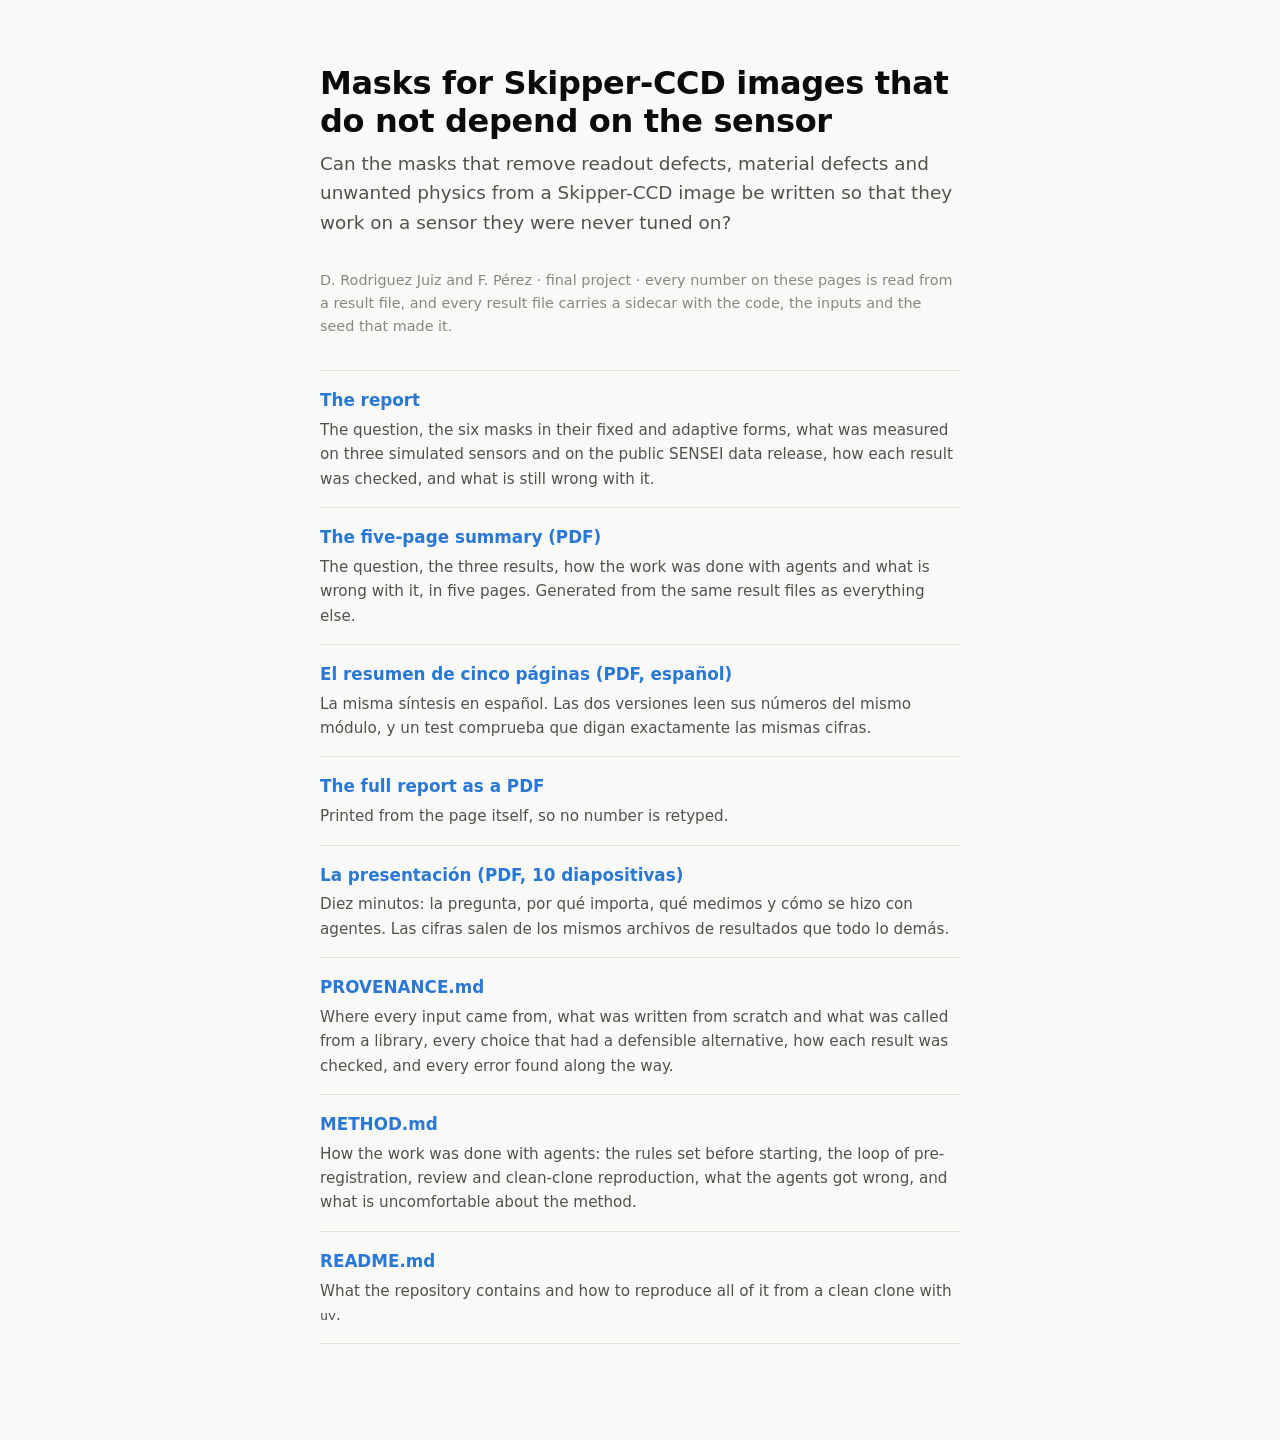
<file: index.html>
<!doctype html>
<html lang="en">
<head>
<meta charset="utf-8">
<meta name="viewport" content="width=device-width, initial-scale=1">
<title>Sensor-independent masks</title>
<style>
:root {
  --bg: #f9f9f7; --surface: #fcfcfb; --ink: #0b0b0b; --ink-2: #52514e; --muted: #898781;
  --rule: #e1e0d9; --accent: #2a78d6; --callout: #eef4fc;
  color-scheme: light;
}
@media (prefers-color-scheme: dark) {
  :root:not([data-theme="light"]) { --bg: #0d0d0d; --surface: #1a1a19; --ink: #ffffff; --ink-2: #c3c2b7;
    --muted: #898781; --rule: #2c2c2a; --accent: #3987e5; --callout: #16222f; color-scheme: dark; }
}
:root[data-theme="dark"] { --bg: #0d0d0d; --surface: #1a1a19; --ink: #ffffff; --ink-2: #c3c2b7;
  --muted: #898781; --rule: #2c2c2a; --accent: #3987e5; --callout: #16222f; color-scheme: dark; }
* { box-sizing: border-box; }
body { margin: 0; background: var(--bg); color: var(--ink);
  font: 16px/1.6 "Segoe UI", system-ui, -apple-system, "Helvetica Neue", sans-serif; }
main { max-width: 42rem; margin: 0 auto; padding-inline: 1rem; padding-block: 4rem 4rem; }
h1 { font-size: 2rem; line-height: 1.2; margin: 0 0 .5rem; letter-spacing: -0.01em; }
.lede { font-size: 1.15rem; color: var(--ink-2); margin: 0 0 2rem; }
.meta { color: var(--muted); font-size: .9rem; }
ul.doors { list-style: none; padding: 0; margin: 2rem 0; }
ul.doors li { border-top: 1px solid var(--rule); padding: 1rem 0; }
ul.doors li:last-child { border-bottom: 1px solid var(--rule); }
ul.doors a { font-size: 1.05rem; font-weight: 600; text-decoration: none; }
ul.doors a:hover { text-decoration: underline; }
ul.doors p { margin: .25rem 0 0; color: var(--ink-2); font-size: .95rem; }
a { color: var(--accent); }
code { font-family: Consolas, "SFMono-Regular", Menlo, monospace; font-size: .88em; }
</style>
</head>
<body>
<main>
<h1>Masks for Skipper-CCD images that do not depend on the sensor</h1>
<p class="lede">Can the masks that remove readout defects, material defects and unwanted physics from a
Skipper-CCD image be written so that they work on a sensor they were never tuned on?</p>
<p class="meta">D. Rodriguez Juiz and F. P&eacute;rez &middot; final project &middot; every number on these pages is read from a
result file, and every result file carries a sidecar with the code, the inputs and the seed that made it.</p>

<ul class="doors">
<li><a href="report/index.html">The report</a>
<p>The question, the six masks in their fixed and adaptive forms, what was measured on three simulated
sensors and on the public SENSEI data release, how each result was checked, and what is still wrong with it.</p></li>
<li><a href="report/summary.pdf">The five-page summary (PDF)</a>
<p>The question, the three results, how the work was done with agents and what is wrong with it, in
five pages. Generated from the same result files as everything else.</p></li>
<li><a href="report/resumen.pdf">El resumen de cinco páginas (PDF, español)</a>
<p>La misma síntesis en español. Las dos versiones leen sus números del mismo módulo, y un test
comprueba que digan exactamente las mismas cifras.</p></li>
<li><a href="report/report.pdf">The full report as a PDF</a>
<p>Printed from the page itself, so no number is retyped.</p></li>
<li><a href="report/slides.pdf">La presentación (PDF, 10 diapositivas)</a>
<p>Diez minutos: la pregunta, por qué importa, qué medimos y cómo se hizo con agentes. Las cifras
salen de los mismos archivos de resultados que todo lo demás.</p></li>
<li><a href="https://github.com/delfinarj/GW-AI-final-project/blob/main/PROVENANCE.md">PROVENANCE.md</a>
<p>Where every input came from, what was written from scratch and what was called from a library, every
choice that had a defensible alternative, how each result was checked, and every error found along the way.</p></li>
<li><a href="https://github.com/delfinarj/GW-AI-final-project/blob/main/METHOD.md">METHOD.md</a>
<p>How the work was done with agents: the rules set before starting, the loop of pre-registration,
review and clean-clone reproduction, what the agents got wrong, and what is uncomfortable about the
method.</p></li>
<li><a href="https://github.com/delfinarj/GW-AI-final-project/blob/main/README.md">README.md</a>
<p>What the repository contains and how to reproduce all of it from a clean clone with <code>uv</code>.</p></li>
</ul>
</main>
</body>
</html>
</file>
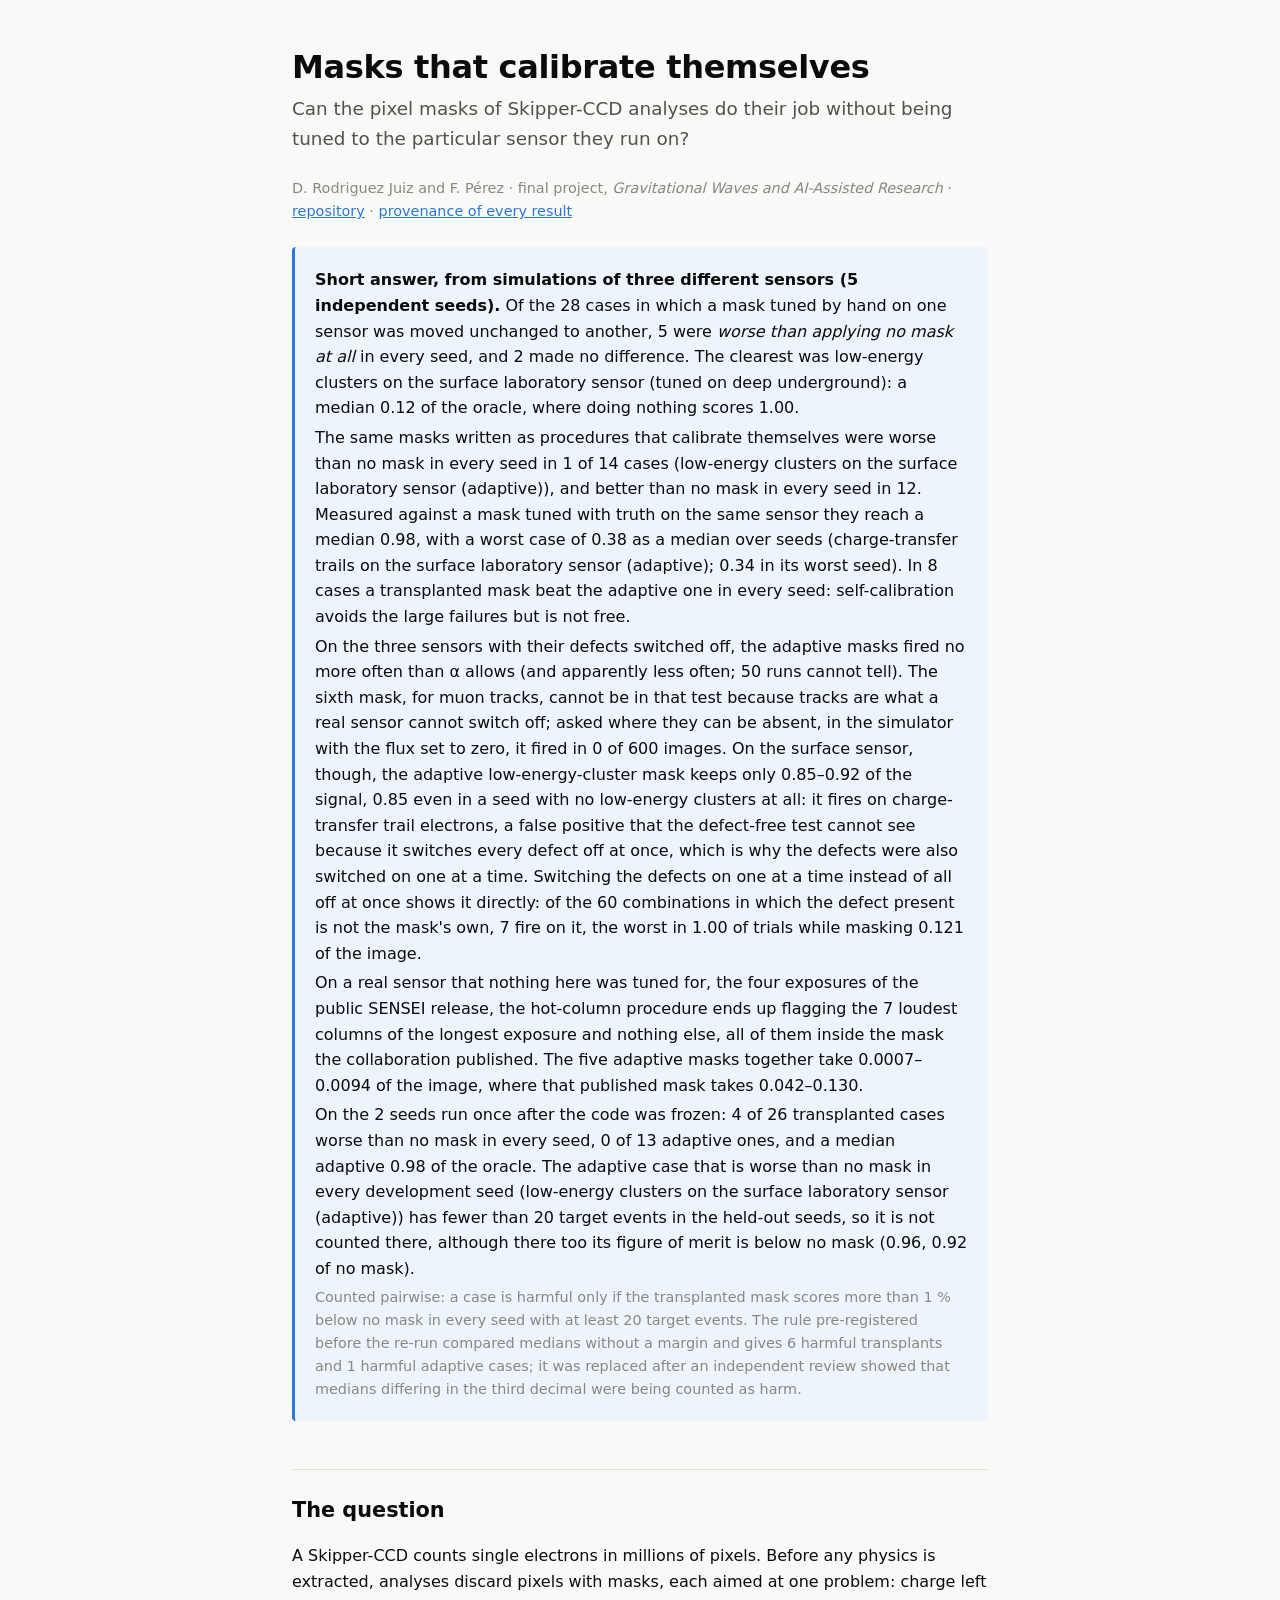
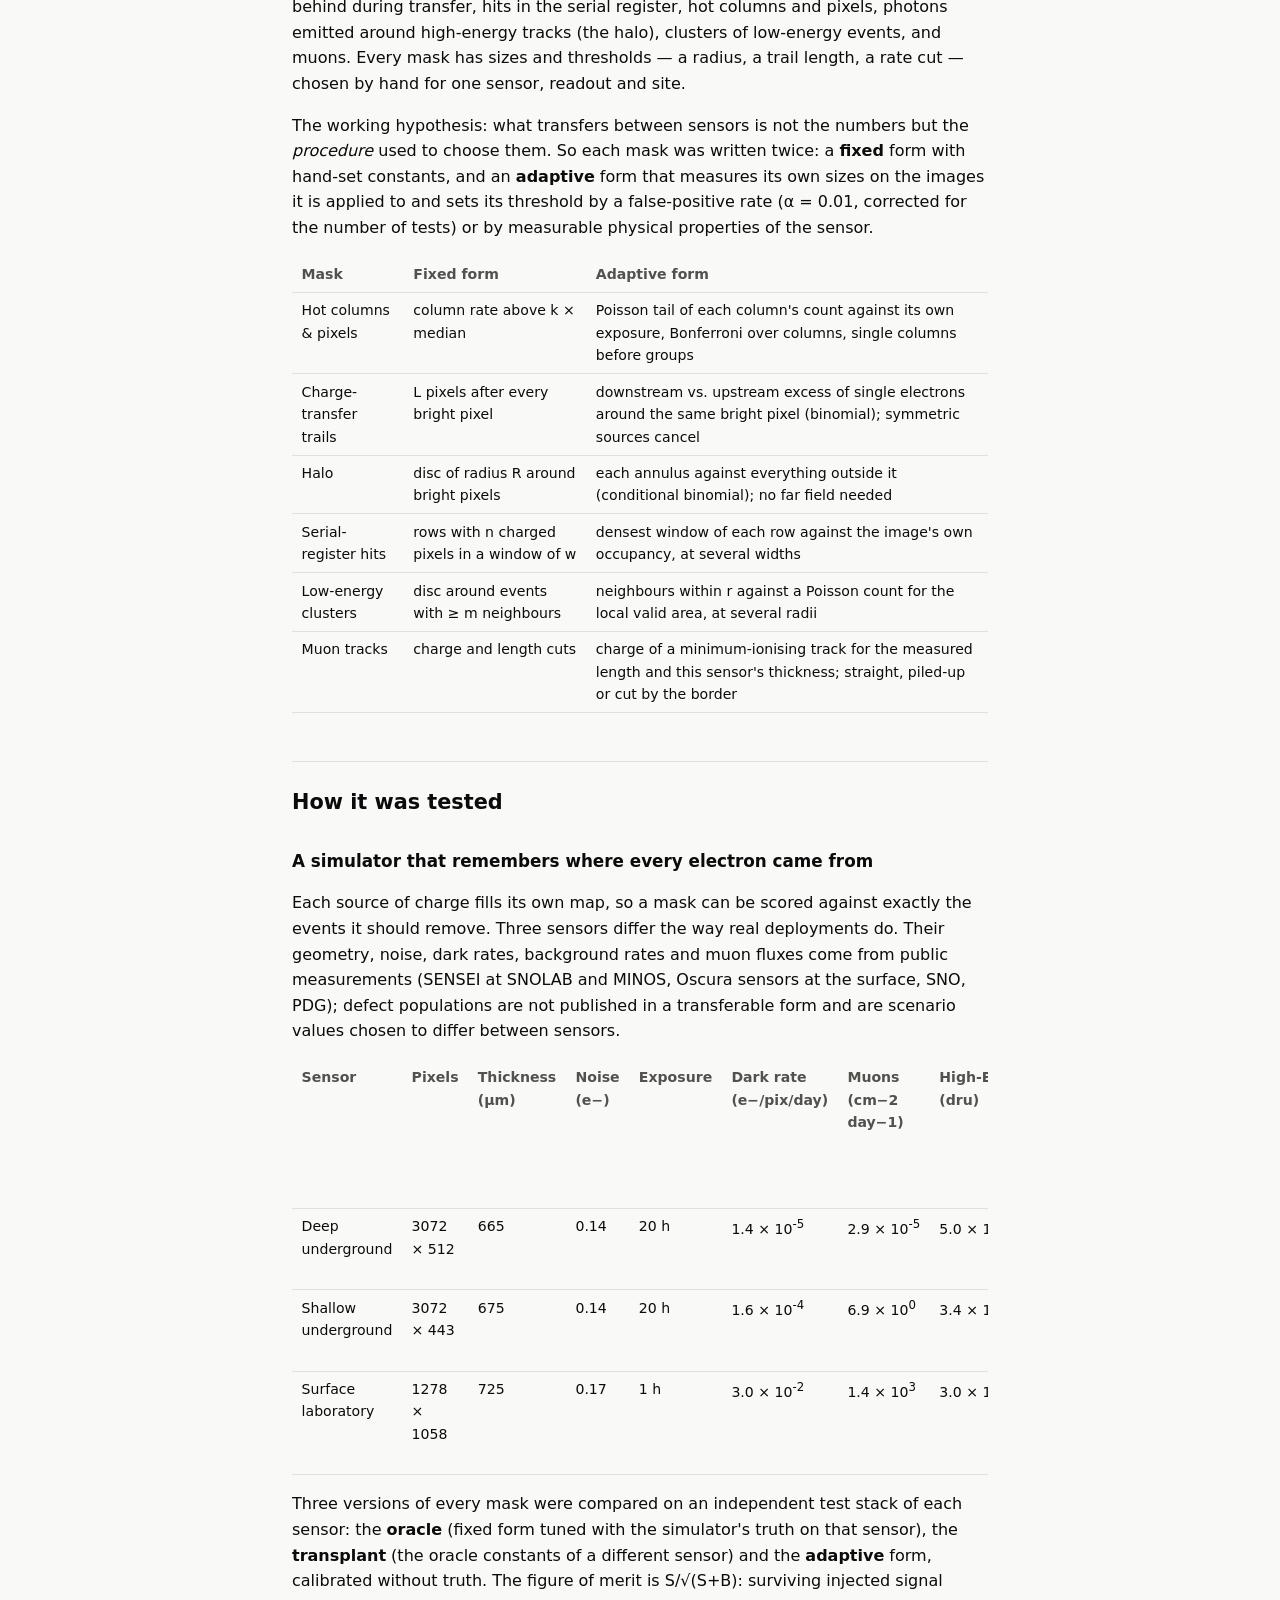
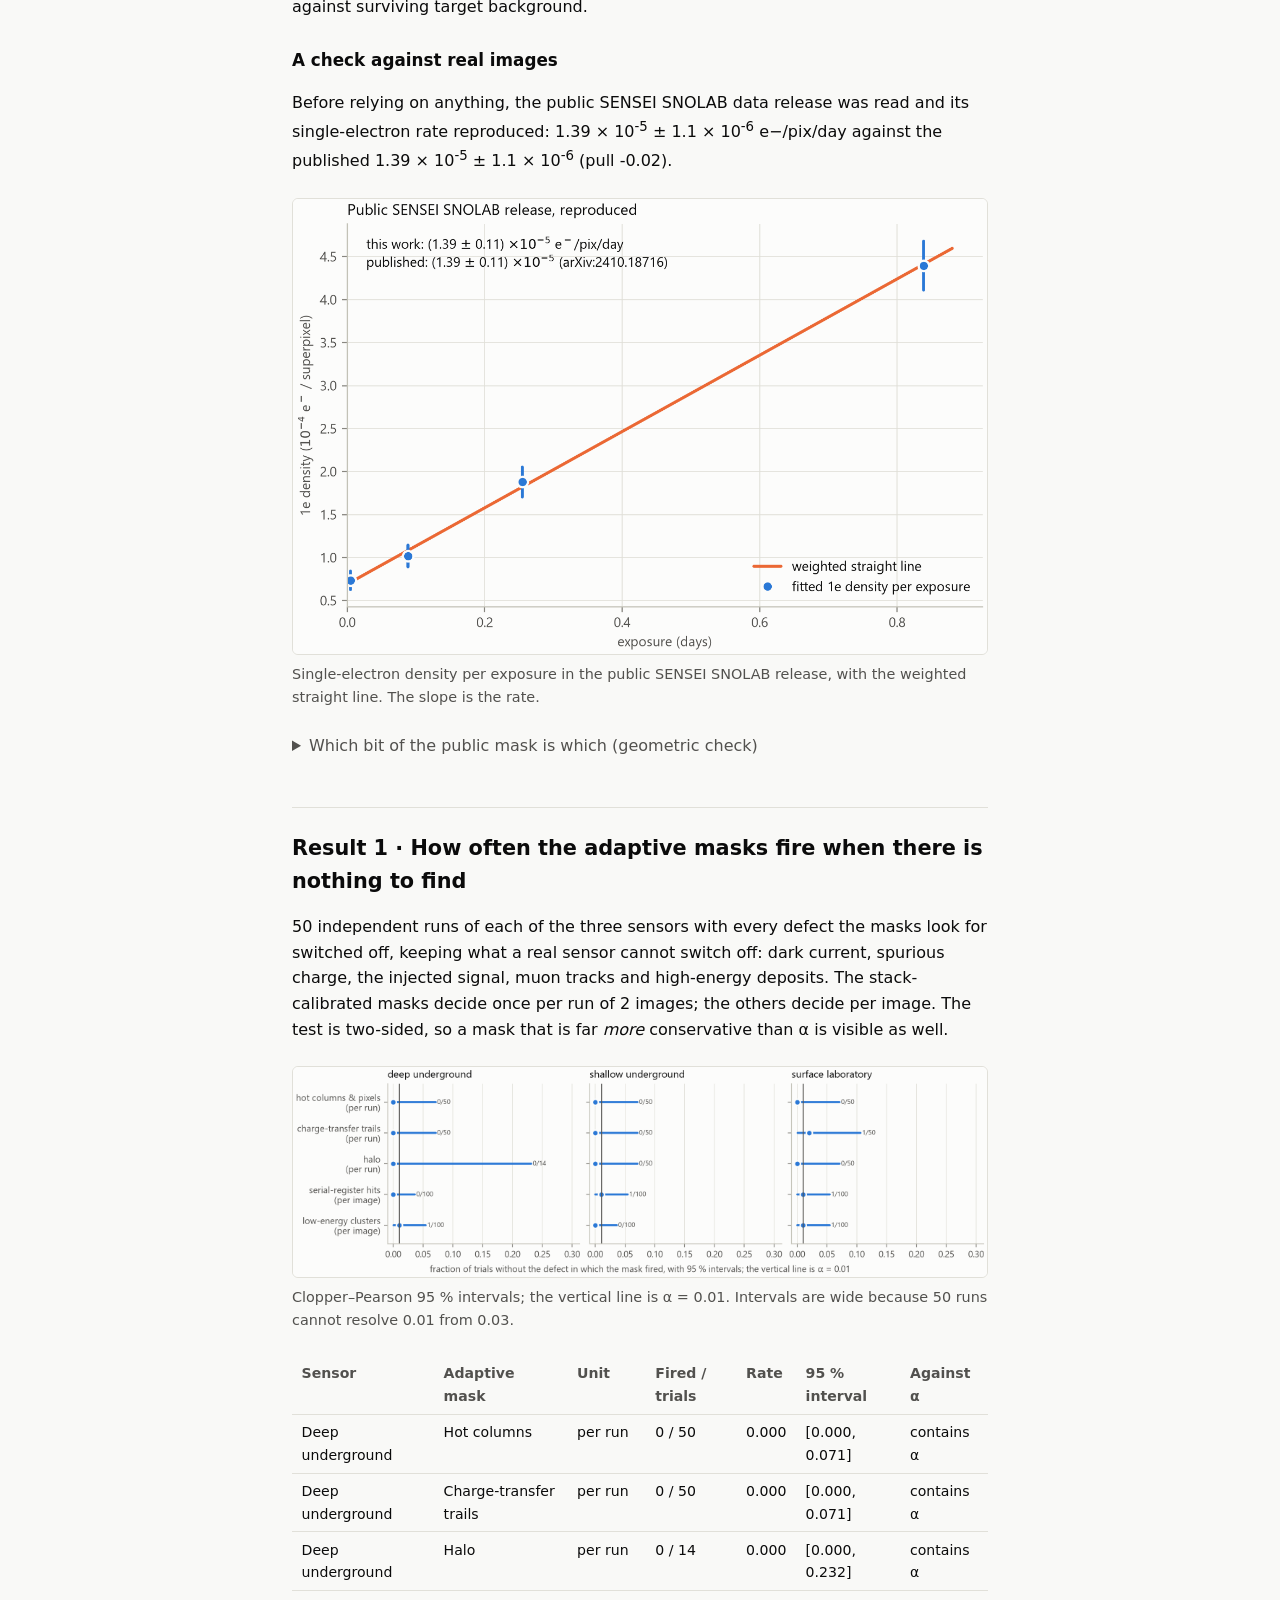
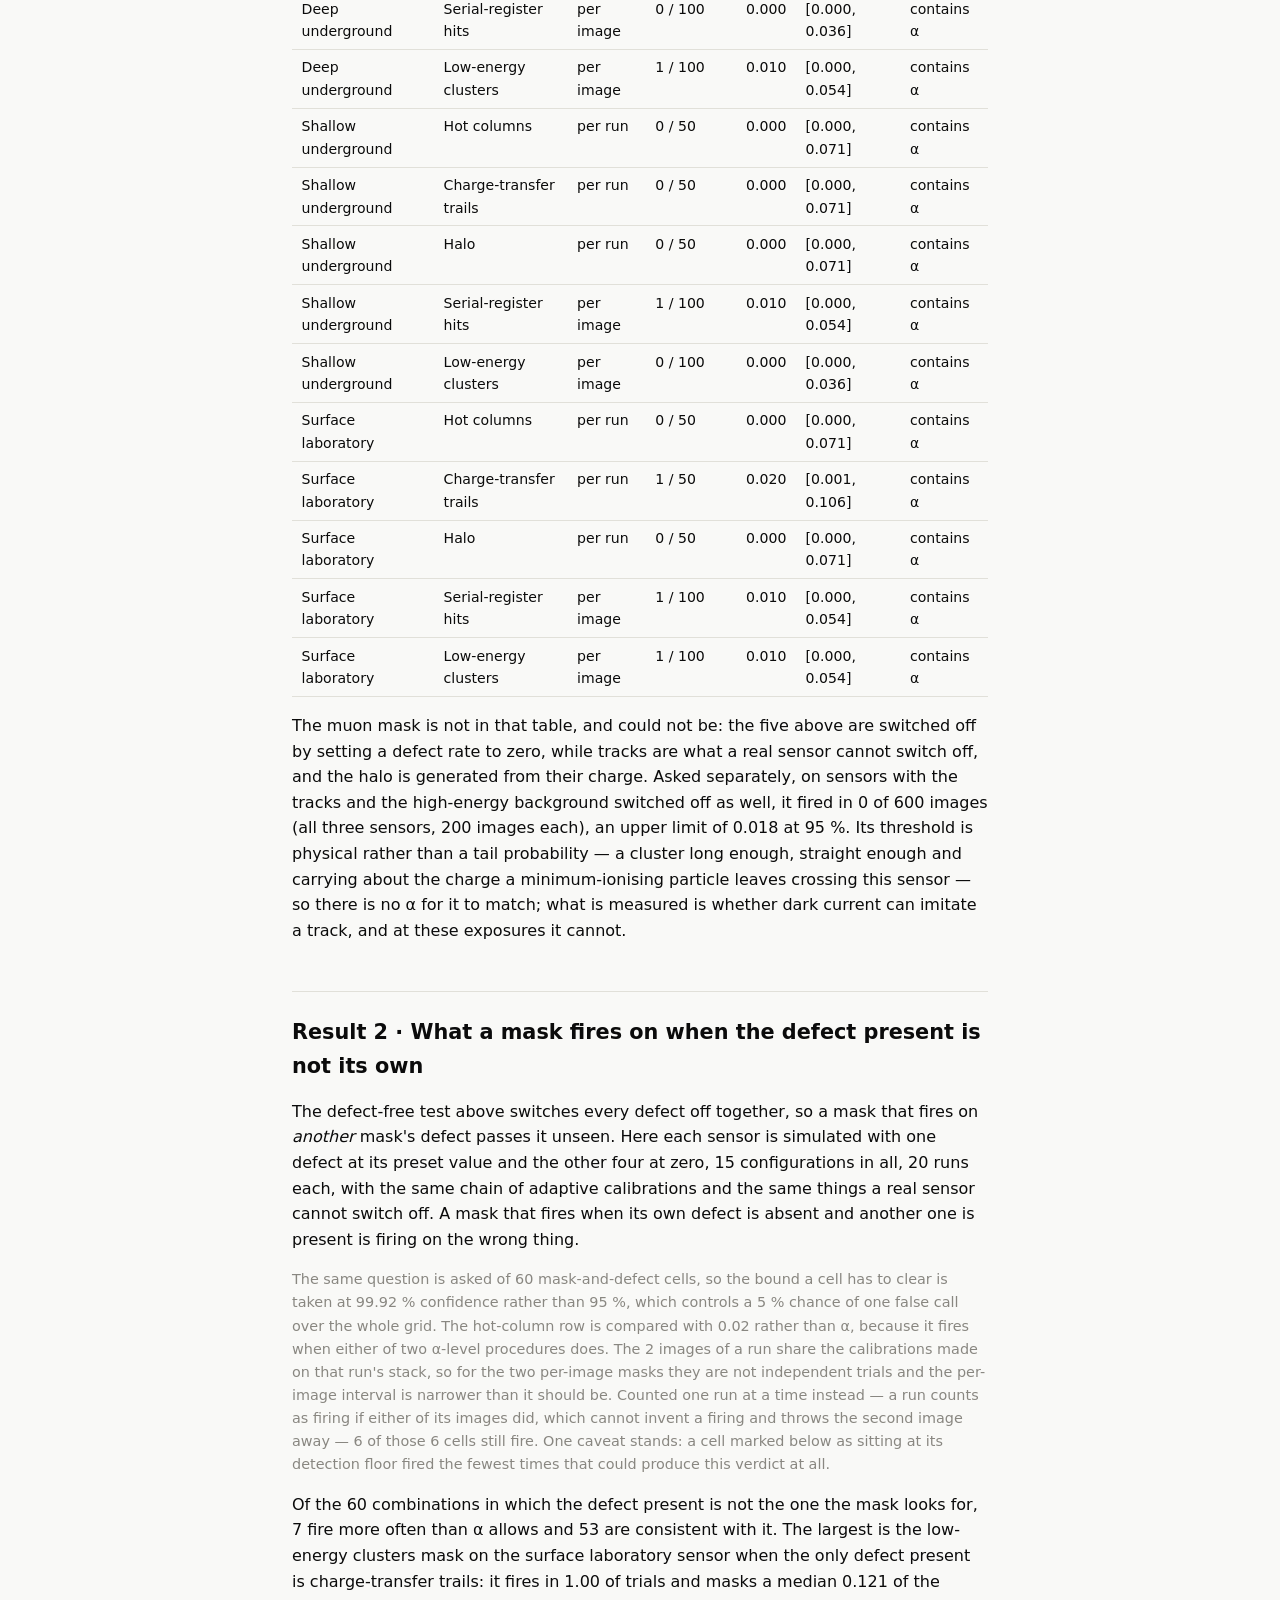
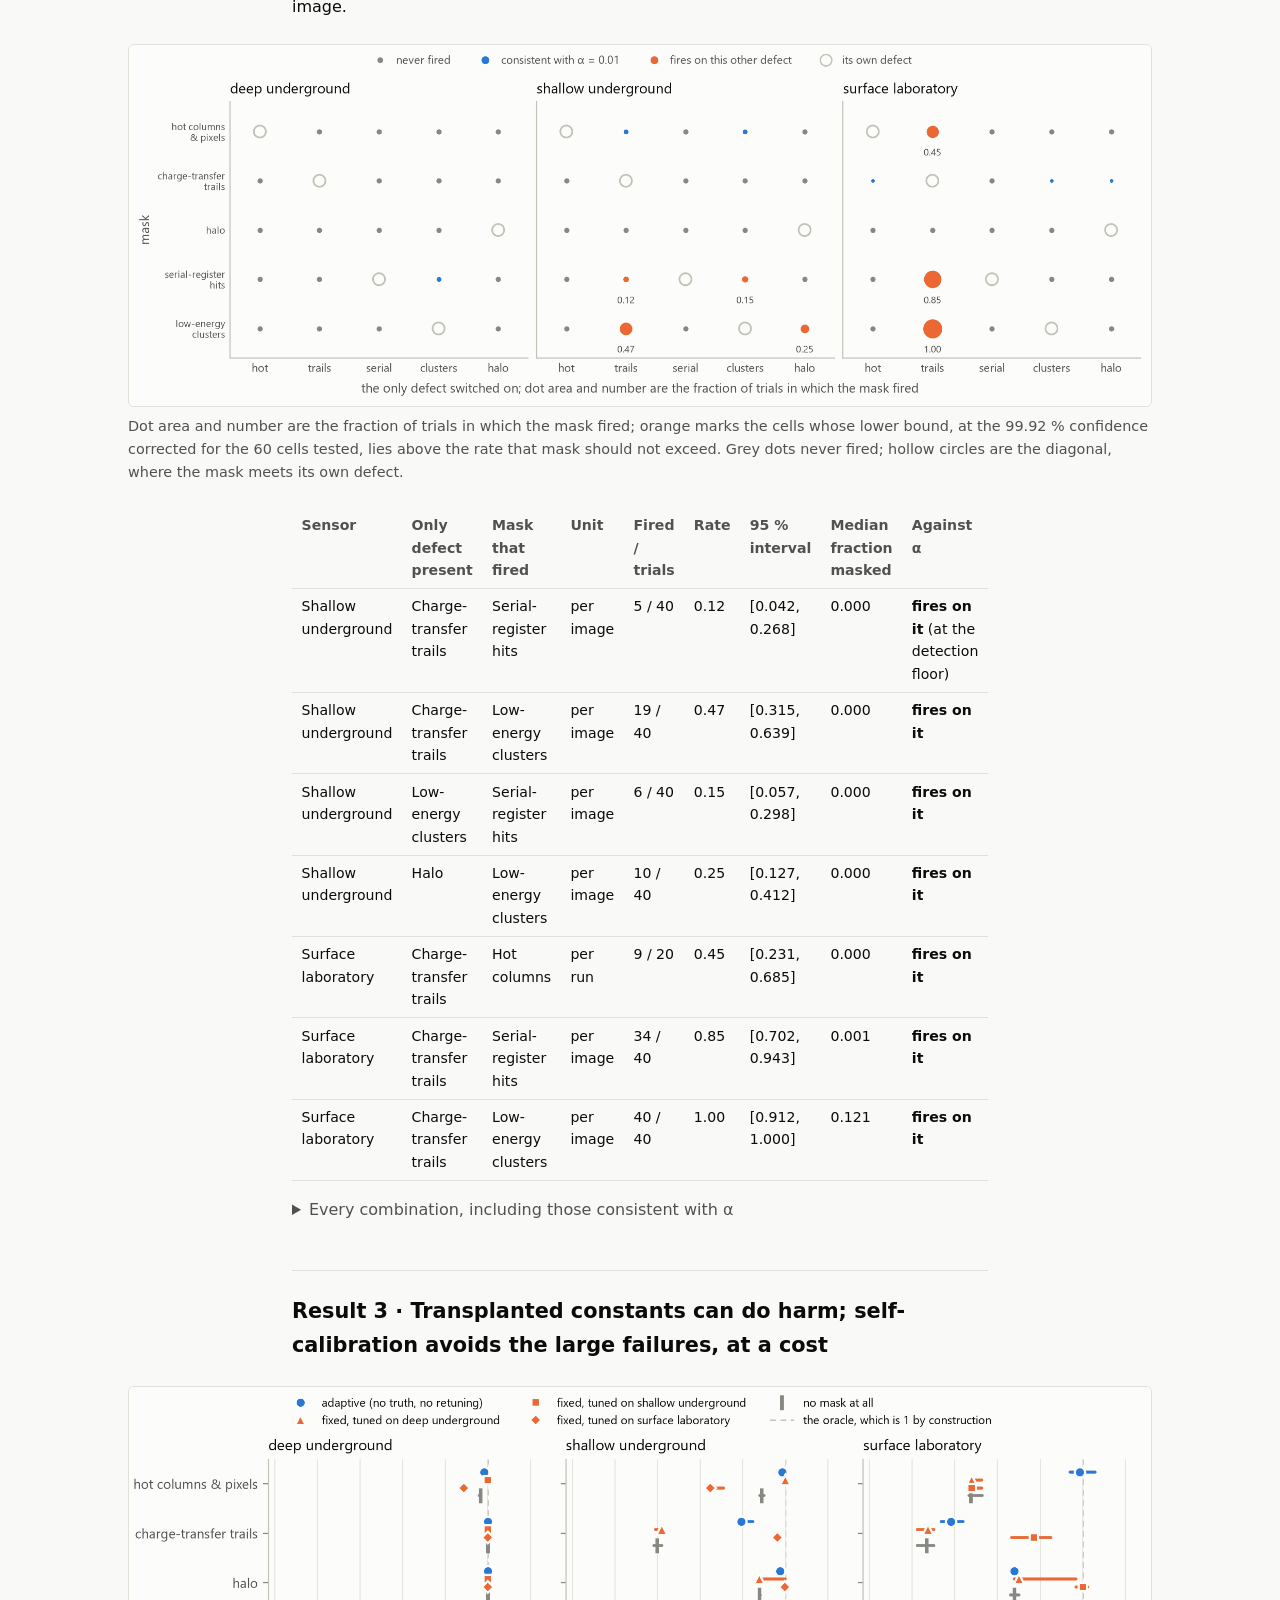
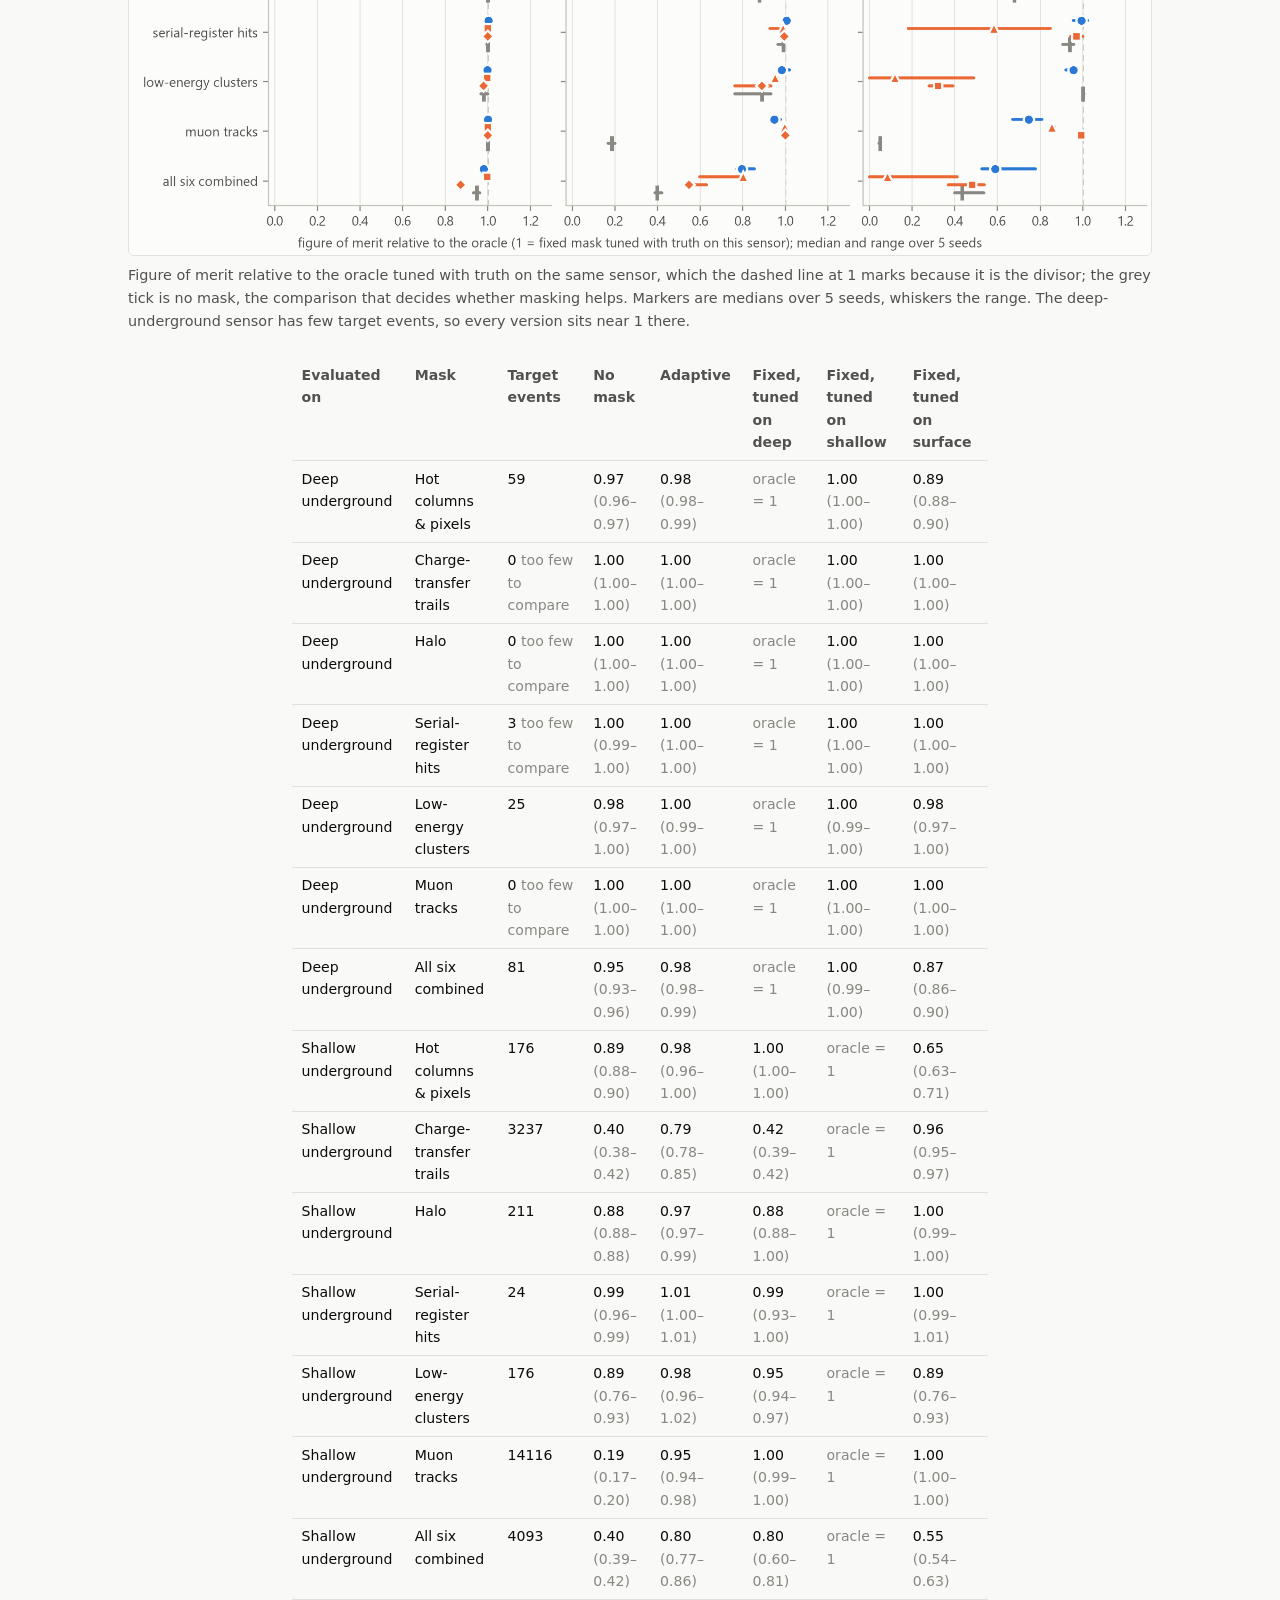
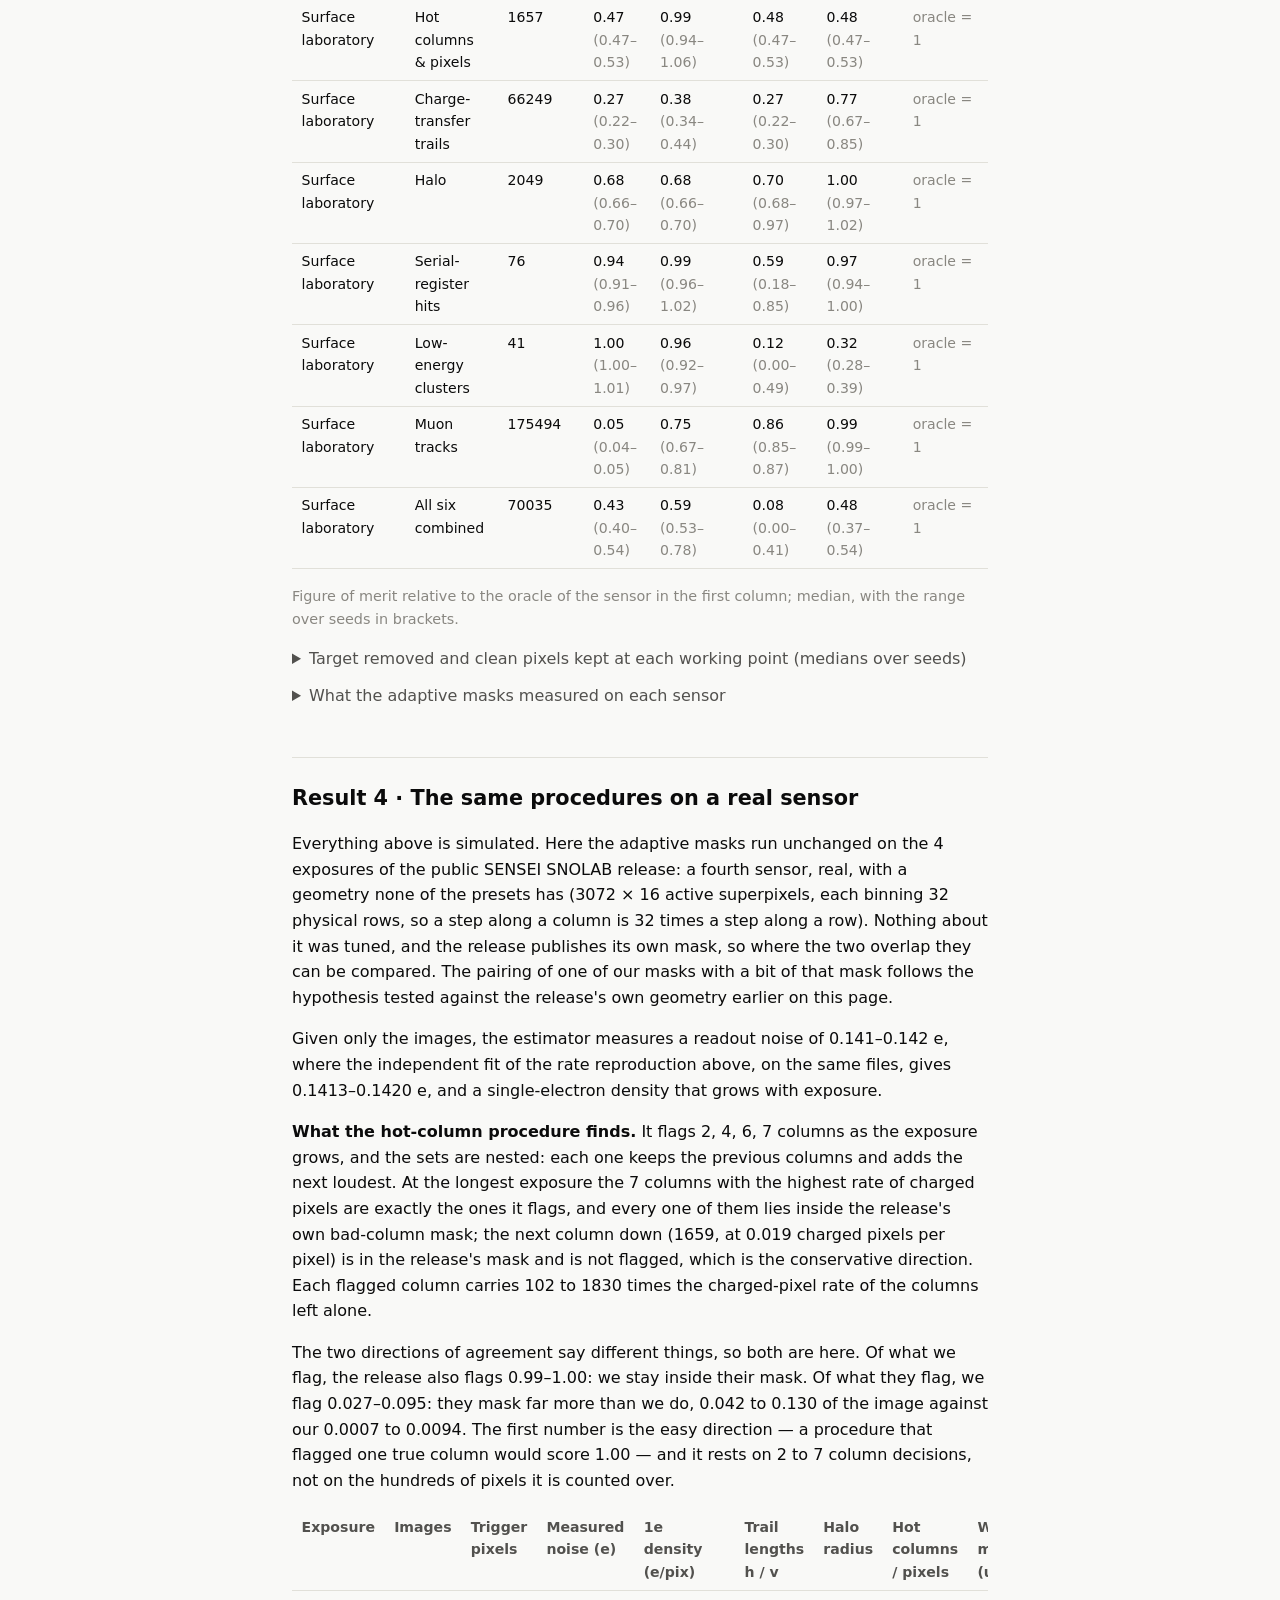
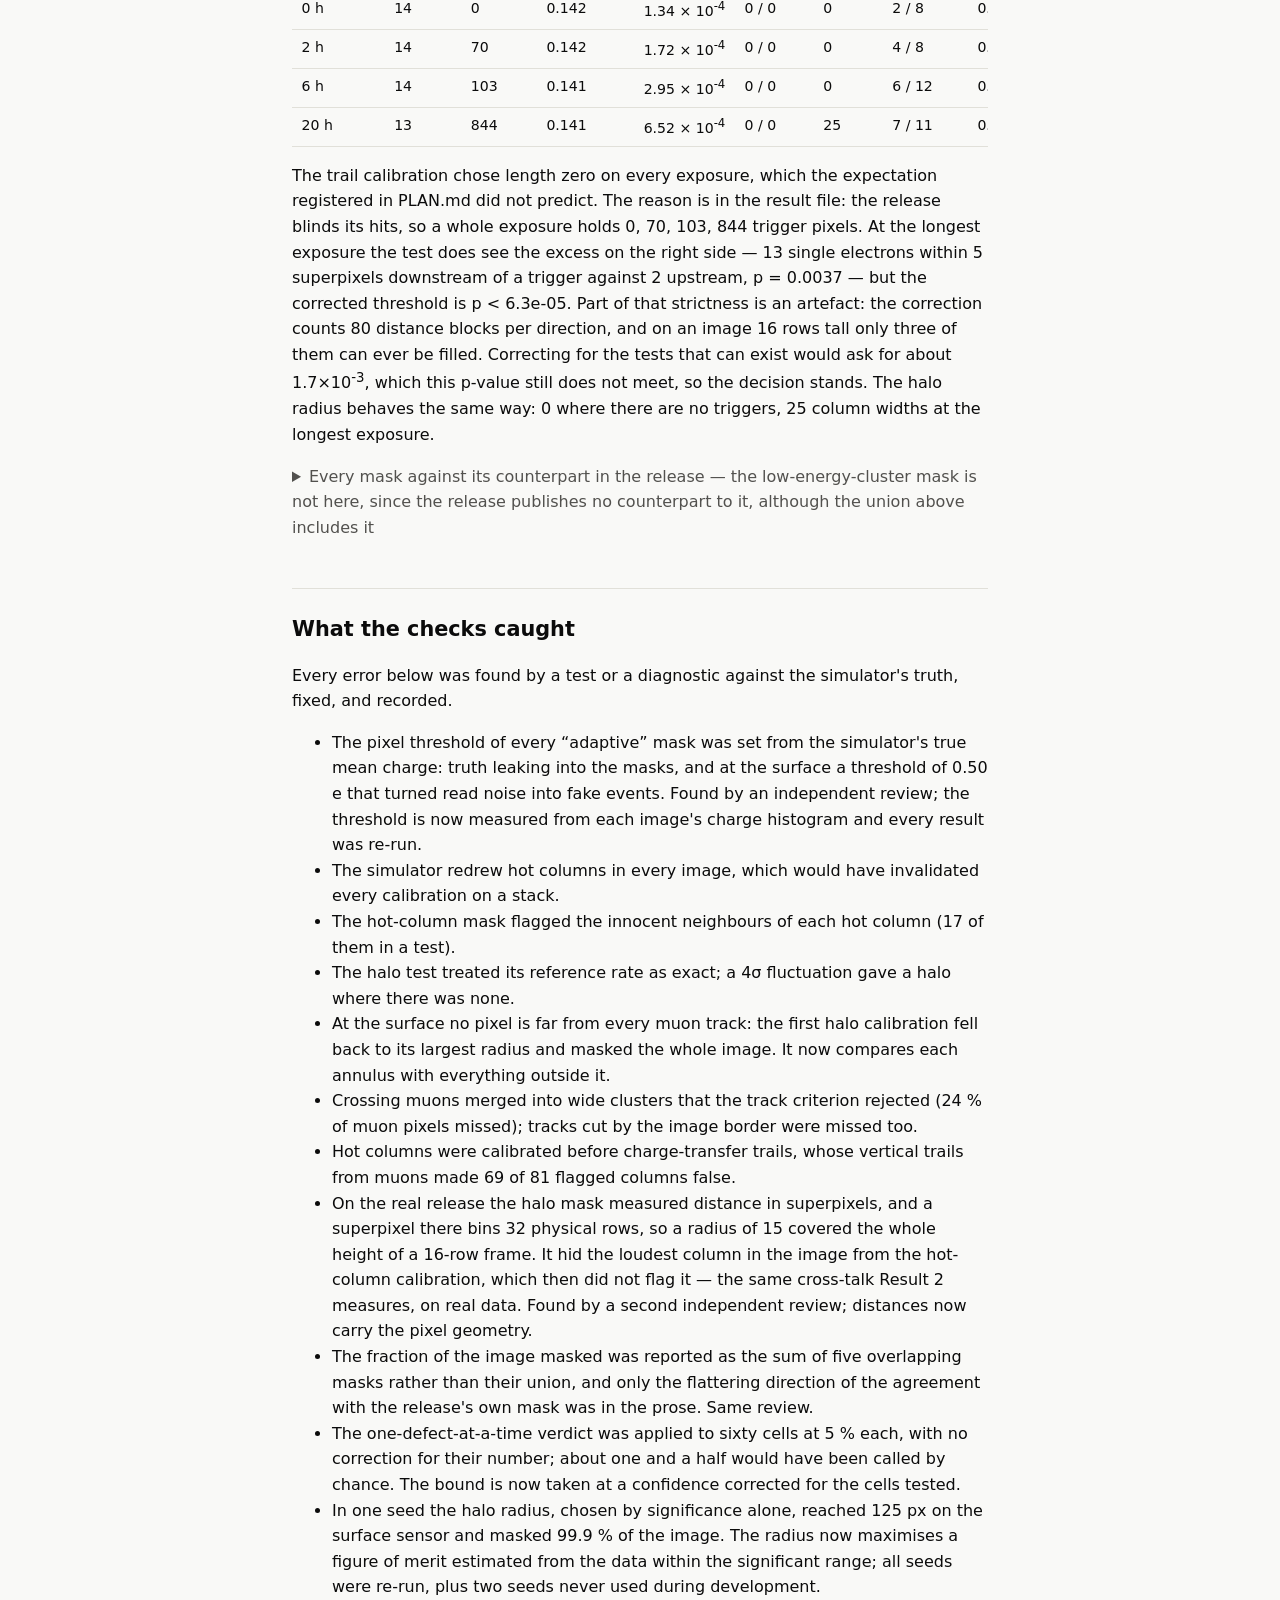
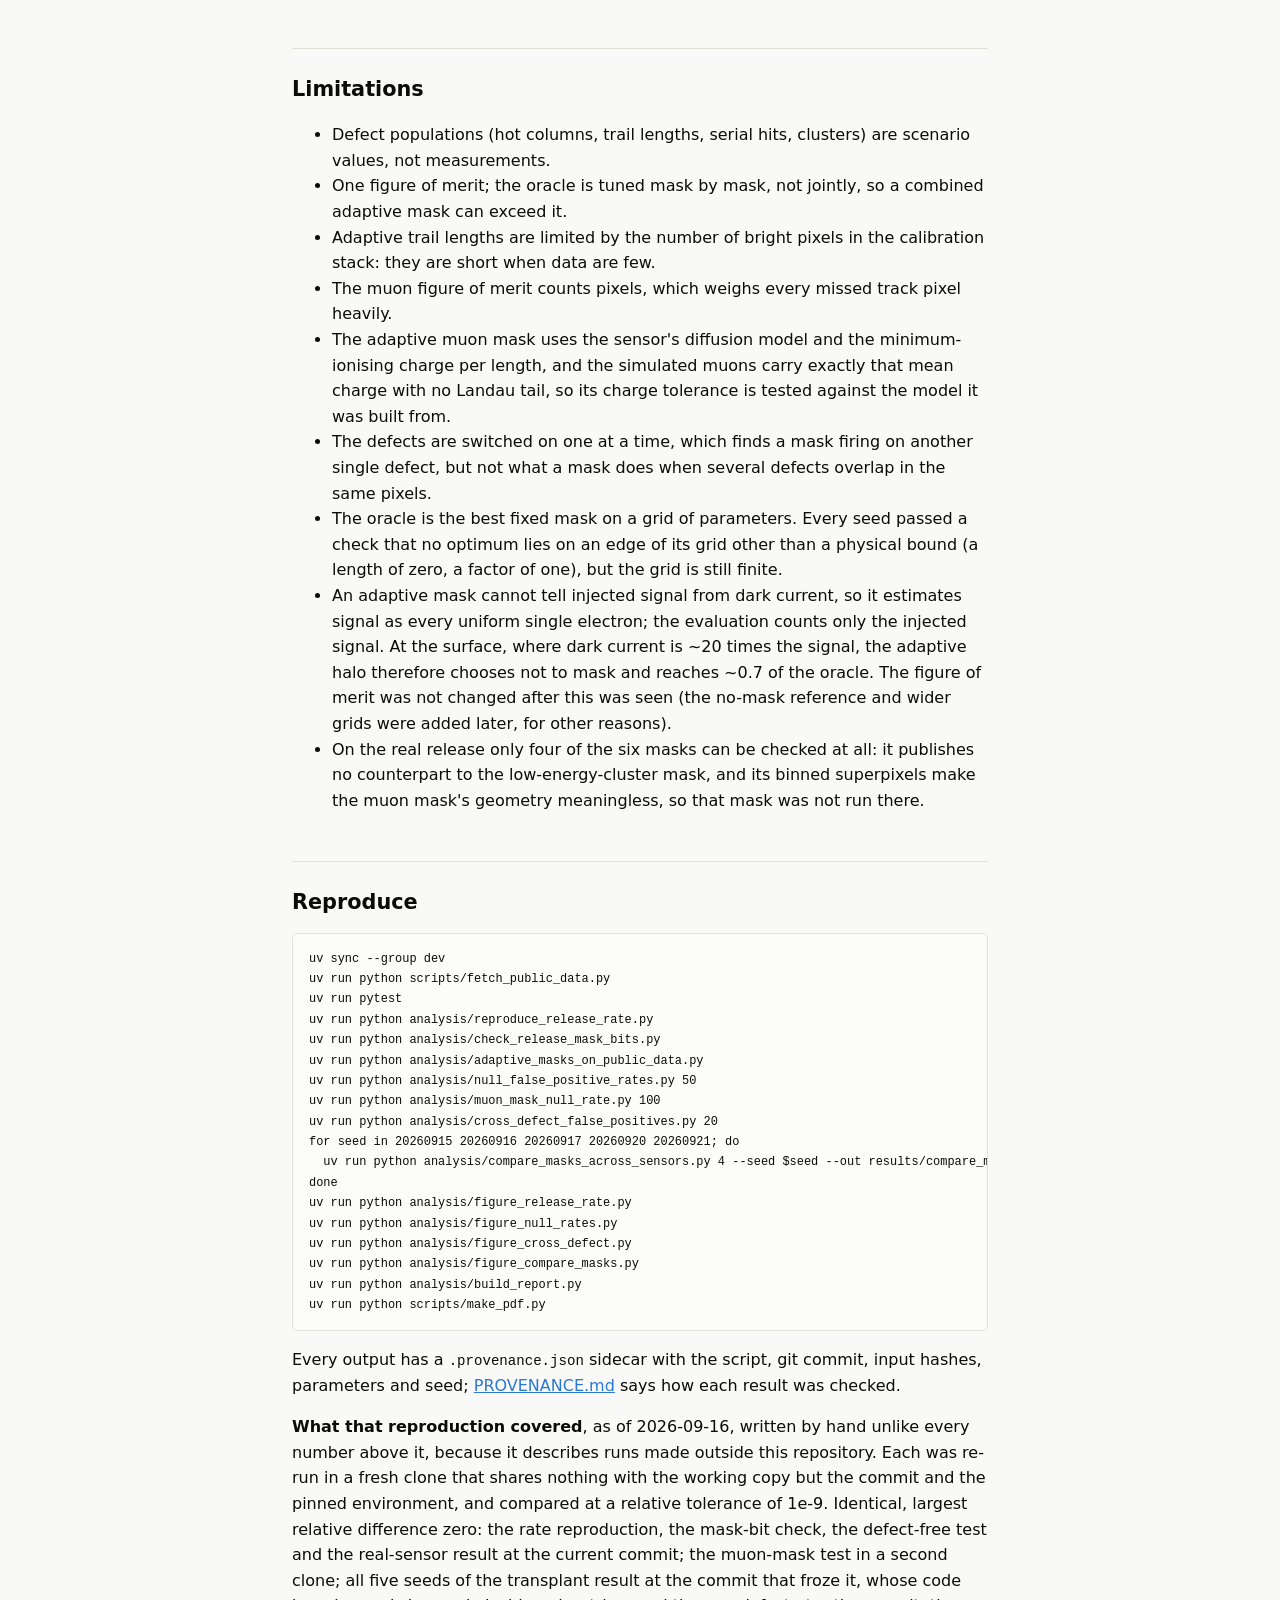
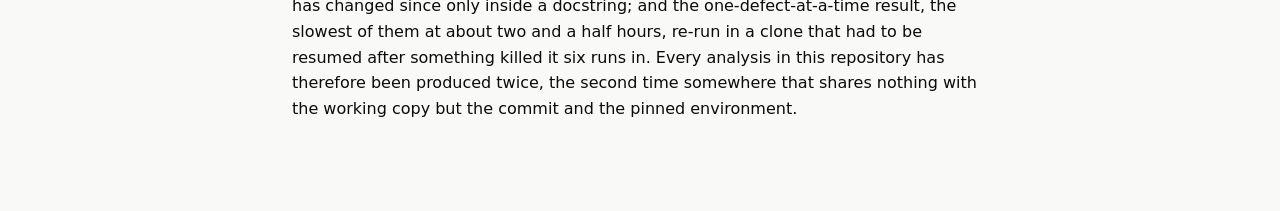
<file: report/index.html>
<!doctype html>
<html lang="en">
<head>
<meta charset="utf-8">
<meta name="viewport" content="width=device-width, initial-scale=1">
<title>Self-calibrating Skipper-CCD masks</title>
<style>
:root {
  --bg: #f9f9f7; --surface: #fcfcfb; --ink: #0b0b0b; --ink-2: #52514e; --muted: #898781;
  --rule: #e1e0d9; --accent: #2a78d6; --callout: #eef4fc;
  color-scheme: light;
}
@media (prefers-color-scheme: dark) {
  :root:not([data-theme="light"]) { --bg: #0d0d0d; --surface: #1a1a19; --ink: #ffffff; --ink-2: #c3c2b7;
    --muted: #898781; --rule: #2c2c2a; --accent: #3987e5; --callout: #16222f; color-scheme: dark; }
}
:root[data-theme="dark"] { --bg: #0d0d0d; --surface: #1a1a19; --ink: #ffffff; --ink-2: #c3c2b7;
  --muted: #898781; --rule: #2c2c2a; --accent: #3987e5; --callout: #16222f; color-scheme: dark; }
* { box-sizing: border-box; }
body { margin: 0; background: var(--bg); color: var(--ink);
  font: 16px/1.6 "Segoe UI", system-ui, -apple-system, "Helvetica Neue", sans-serif; }
main { max-width: 46rem; margin: 0 auto; padding-inline: 1.25rem; padding-block: 3rem 4rem; }
h1 { font-size: 2rem; line-height: 1.2; margin: 0 0 .5rem; letter-spacing: -0.01em; }
h2 { font-size: 1.3rem; margin: 3rem 0 .75rem; padding-top: 1.5rem; border-top: 1px solid var(--rule); }
h3 { font-size: 1.05rem; margin: 1.75rem 0 .5rem; }
p, li { color: var(--ink); }
.lede { font-size: 1.15rem; color: var(--ink-2); margin: 0 0 1.5rem; }
.meta { color: var(--muted); font-size: .9rem; }
.answer { background: var(--callout); border-left: 3px solid var(--accent); padding: 1rem 1.25rem;
  border-radius: 4px; margin: 1.5rem 0; }
.answer p { margin: .25rem 0; }
figure { margin: 1.5rem 0; }
figure img { width: 100%; height: auto; display: block; background: #fcfcfb; border-radius: 6px;
  border: 1px solid var(--rule); }
figcaption { color: var(--ink-2); font-size: .9rem; margin-top: .5rem; }
.wide { width: min(64rem, calc(100vw - 2.5rem)); margin-left: 50%; transform: translateX(-50%); }
.table-wrap { overflow-x: auto; margin: 1rem 0; }
table { border-collapse: collapse; width: 100%; font-size: .88rem; font-variant-numeric: tabular-nums; }
th, td { text-align: left; padding: .4rem .6rem; border-bottom: 1px solid var(--rule); vertical-align: top; }
th { color: var(--ink-2); font-weight: 600; }
.range { color: var(--muted); }
.nb { white-space: nowrap; }
code { font-family: Consolas, "SFMono-Regular", Menlo, monospace; font-size: .88em; }
pre { background: var(--surface); border: 1px solid var(--rule); border-radius: 6px; padding: .9rem 1rem;
  overflow-x: auto; font-size: .85rem; line-height: 1.5; }
details { margin: .75rem 0; }
summary { cursor: pointer; color: var(--ink-2); }
a { color: var(--accent); }
@media print {
  body { background: #fff; font-size: 11pt; }
  main { max-width: none; padding: 0; }
  .wide { width: 100%; margin-left: 0; transform: none; }
  figure, table, .answer { break-inside: avoid; }
  h2 { break-after: avoid; }
  details { display: block; }
  details > summary { display: none; }
  @page { margin: 16mm 14mm; }
}
</style>
</head>
<body>
<main>
<header>
<h1>Masks that calibrate themselves</h1>
<p class="lede">Can the pixel masks of Skipper-CCD analyses do their job without being tuned to the particular sensor they run on?</p>
<p class="meta">D. Rodriguez Juiz and F. P&eacute;rez &middot; final project, <em>Gravitational Waves and AI-Assisted Research</em> &middot;
<a href="https://github.com/delfinarj/GW-AI-final-project">repository</a> &middot; <a href="https://github.com/delfinarj/GW-AI-final-project/blob/main/PROVENANCE.md">provenance of every result</a></p>
</header>

<div class="answer">
<p><strong>Short answer, from simulations of three different sensors (5 independent seeds).</strong>
Of the 28 cases in which a mask tuned by hand on one sensor was moved unchanged to another,
5 were <em>worse than applying no mask at all</em> in every seed, and
2 made no difference. The clearest was low-energy clusters on the surface laboratory sensor (tuned on deep underground): a median 0.12 of the oracle, where doing nothing scores 1.00.</p>
<p>The same masks written as procedures that calibrate themselves were worse than no mask in every seed in 1 of 14 cases (low-energy clusters on the surface laboratory sensor (adaptive)), and better than no mask in every seed in 12. Measured against
a mask tuned with truth on the same sensor they reach a median 0.98, with a worst
case of 0.38 as a median over seeds (charge-transfer trails on the surface laboratory sensor (adaptive); 0.34 in its worst seed). In 8 cases a transplanted mask beat the adaptive one in every
seed: self-calibration avoids the large failures but is not free.</p>
<p>On the three sensors with their defects switched off, the adaptive masks fired no more often than
&alpha; allows (and apparently less often; 50 runs cannot tell). The sixth mask, for muon tracks, cannot be in that test because tracks are what a real sensor cannot switch off; asked where they can be absent, in the simulator with the flux set to zero, it fired in 0 of 600 images. On the surface sensor, though, the adaptive low-energy-cluster mask keeps only 0.85&ndash;0.92 of the signal, 0.85 even in a seed with no low-energy clusters at all: it fires on charge-transfer trail electrons, a false positive that the defect-free test cannot see because it switches every defect off at once, which is why the defects were also switched on one at a time. Switching the defects on one at a time instead of all off at once shows it directly: of the 60 combinations in which the defect present is not the mask's own, 7 fire on it, the worst in 1.00 of trials while masking 0.121 of the image.</p>
<p>On a real sensor that nothing here was tuned for, the four exposures of the public SENSEI release, the hot-column procedure ends up flagging the 7 loudest columns of the longest exposure and nothing else, all of them inside the mask the collaboration published. The five adaptive masks together take 0.0007&ndash;0.0094 of the image, where that published mask takes 0.042&ndash;0.130.</p>
<p>On the 2 seeds run once after the code was frozen: 4 of 26 transplanted cases worse than no mask in every seed, 0 of 13 adaptive ones, and a median adaptive 0.98 of the oracle. The adaptive case that is worse than no mask in every development seed (low-energy clusters on the surface laboratory sensor (adaptive)) has fewer than 20 target events in the held-out seeds, so it is not counted there, although there too its figure of merit is below no mask (0.96, 0.92 of no mask).</p>
<p class="meta">Counted pairwise: a case is harmful only if the transplanted mask scores more than 1 % below no mask in every seed with at least 20 target events. The rule pre-registered before the re-run compared medians without a margin and gives 6 harmful transplants and 1 harmful adaptive cases; it was replaced after an independent review showed that medians differing in the third decimal were being counted as harm.</p>
</div>

<h2>The question</h2>
<p>A Skipper-CCD counts single electrons in millions of pixels. Before any physics is extracted, analyses discard pixels
with masks, each aimed at one problem: charge left behind during transfer, hits in the serial register, hot columns and
pixels, photons emitted around high-energy tracks (the halo), clusters of low-energy events, and muons. Every mask has sizes
and thresholds &mdash; a radius, a trail length, a rate cut &mdash; chosen by hand for one sensor, readout and site.</p>
<p>The working hypothesis: what transfers between sensors is not the numbers but the <em>procedure</em> used to choose
them. So each mask was written twice: a <strong>fixed</strong> form with hand-set constants, and an <strong>adaptive</strong>
form that measures its own sizes on the images it is applied to and sets its threshold by a false-positive rate
(&alpha; = 0.01, corrected for the number of tests) or by measurable physical properties of the sensor.</p>
<div class='table-wrap'><table class=''><thead><tr><th scope='col'>Mask</th><th scope='col'>Fixed form</th><th scope='col'>Adaptive form</th></tr></thead><tbody><tr><td>Hot columns & pixels</td><td>column rate above k &times; median</td><td>Poisson tail of each column's count against its own exposure, Bonferroni over columns, single columns before groups</td></tr><tr><td>Charge-transfer trails</td><td>L pixels after every bright pixel</td><td>downstream vs. upstream excess of single electrons around the same bright pixel (binomial); symmetric sources cancel</td></tr><tr><td>Halo</td><td>disc of radius R around bright pixels</td><td>each annulus against everything outside it (conditional binomial); no far field needed</td></tr><tr><td>Serial-register hits</td><td>rows with n charged pixels in a window of w</td><td>densest window of each row against the image's own occupancy, at several widths</td></tr><tr><td>Low-energy clusters</td><td>disc around events with &ge; m neighbours</td><td>neighbours within r against a Poisson count for the local valid area, at several radii</td></tr><tr><td>Muon tracks</td><td>charge and length cuts</td><td>charge of a minimum-ionising track for the measured length and this sensor's thickness; straight, piled-up or cut by the border</td></tr></tbody></table></div>

<h2>How it was tested</h2>
<h3>A simulator that remembers where every electron came from</h3>
<p>Each source of charge fills its own map, so a mask can be scored against exactly the events it should remove.
Three sensors differ the way real deployments do. Their geometry, noise, dark rates, background rates and muon fluxes come
from public measurements (SENSEI at SNOLAB and MINOS, Oscura sensors at the surface, SNO, PDG); defect populations are not
published in a transferable form and are scenario values chosen to differ between sensors.</p>
<div class='table-wrap'><table class=''><thead><tr><th scope='col'>Sensor</th><th scope='col'>Pixels</th><th scope='col'>Thickness (&micro;m)</th><th scope='col'>Noise (e&minus;)</th><th scope='col'>Exposure</th><th scope='col'>Dark rate (e&minus;/pix/day)</th><th scope='col'>Muons (cm&minus;2 day&minus;1)</th><th scope='col'>High-E (dru)</th><th scope='col'>Halo &micro;m / trail px / hot cols</th></tr></thead><tbody><tr><td>Deep underground</td><td>3072 &times; 512</td><td>665</td><td>0.14</td><td>20 h</td><td><span class='nb'>1.4 &times; 10<sup>-5</sup></span></td><td><span class='nb'>2.9 &times; 10<sup>-5</sup></span></td><td><span class='nb'>5.0 &times; 10<sup>1</sup></span></td><td>100 / 30 / 4</td></tr><tr><td>Shallow underground</td><td>3072 &times; 443</td><td>675</td><td>0.14</td><td>20 h</td><td><span class='nb'>1.6 &times; 10<sup>-4</sup></span></td><td><span class='nb'>6.9 &times; 10<sup>0</sup></span></td><td><span class='nb'>3.4 &times; 10<sup>3</sup></span></td><td>150 / 60 / 10</td></tr><tr><td>Surface laboratory</td><td>1278 &times; 1058</td><td>725</td><td>0.17</td><td>1 h</td><td><span class='nb'>3.0 &times; 10<sup>-2</sup></span></td><td><span class='nb'>1.4 &times; 10<sup>3</sup></span></td><td><span class='nb'>3.0 &times; 10<sup>4</sup></span></td><td>250 / 100 / 25</td></tr></tbody></table></div>
<p>Three versions of every mask were compared on an independent test stack of each sensor: the <strong>oracle</strong>
(fixed form tuned with the simulator's truth on that sensor), the <strong>transplant</strong> (the oracle constants of a
different sensor) and the <strong>adaptive</strong> form, calibrated without truth. The figure of merit is S/&radic;(S+B):
surviving injected signal against surviving target background.</p>

<h3>A check against real images</h3>
<p>Before relying on anything, the public SENSEI SNOLAB data release was read and its single-electron rate reproduced:
<span class='nb'>1.39 &times; 10<sup>-5</sup></span> &plusmn; <span class='nb'>1.1 &times; 10<sup>-6</sup></span> e&minus;/pix/day against the published
<span class='nb'>1.39 &times; 10<sup>-5</sup></span> &plusmn; <span class='nb'>1.1 &times; 10<sup>-6</sup></span> (pull -0.02).</p>
<figure><img src='figures/release_rate.png' alt='Single-electron density against exposure for four exposures of the public SENSEI release, on a straight line whose slope reproduces the published rate.' loading='lazy'><figcaption>Single-electron density per exposure in the public SENSEI SNOLAB release, with the weighted straight line. The slope is the rate.</figcaption></figure>
<details><summary>Which bit of the public mask is which (geometric check)</summary>
<p>The release names its masks but not their bits. Each mask leaves a signature independent of its parameters; the bit
order was checked against them. The noisy-row bit never appears in the active area, so it is not verified.</p>
<div class='table-wrap'><table class=''><thead><tr><th scope='col'>Bit</th><th scope='col'>Name (hypothesis)</th><th scope='col'>Fraction in whole columns</th><th scope='col'>Bright pixel upstream / only downstream</th><th scope='col'>Median distance to &gt;100 e (px)</th></tr></thead><tbody><tr><td>0x1</td><td>neighbour</td><td>0.06</td><td>0.15 / 0.06</td><td>359</td></tr><tr><td>0x4</td><td>bleeding</td><td>0.05</td><td>1.00 / 0.00</td><td>104</td></tr><tr><td>0x8</td><td>halo</td><td>0.00</td><td>0.20 / 0.18</td><td>51</td></tr><tr><td>0x10</td><td>crosstalk</td><td>0.01</td><td>0.07 / 0.00</td><td>752</td></tr><tr><td>0x40</td><td>edge</td><td>1.00</td><td>0.02 / 0.04</td><td>435</td></tr><tr><td>0x200</td><td>bad pixel</td><td>0.00</td><td>0.04 / 0.01</td><td>574</td></tr><tr><td>0x400</td><td>bad column</td><td>1.00</td><td>0.04 / 0.02</td><td>481</td></tr></tbody></table></div>
</details>

<h2>Result 1 &middot; How often the adaptive masks fire when there is nothing to find</h2>
<p>50 independent runs of each of the three sensors with every defect the masks look for switched
off, keeping what a real sensor cannot switch off: dark current, spurious charge, the injected signal, muon tracks
and high-energy deposits. The stack-calibrated masks decide once per run of 2 images; the
others decide per image. The test is two-sided, so a mask that is far <em>more</em> conservative than &alpha; is
visible as well.</p>
<figure><img src='figures/null_rates.png' alt='For each sensor and mask, the fraction of trials without the defect in which the mask fired, with 95 percent intervals, against alpha equal to 0.01.' loading='lazy'><figcaption>Clopper&ndash;Pearson 95 % intervals; the vertical line is &alpha; = 0.01. Intervals are wide because 50 runs cannot resolve 0.01 from 0.03.</figcaption></figure>
<div class='table-wrap'><table class=''><thead><tr><th scope='col'>Sensor</th><th scope='col'>Adaptive mask</th><th scope='col'>Unit</th><th scope='col'>Fired / trials</th><th scope='col'>Rate</th><th scope='col'>95 % interval</th><th scope='col'>Against &alpha;</th></tr></thead><tbody><tr><td>Deep underground</td><td>Hot columns</td><td>per run</td><td>0 / 50</td><td>0.000</td><td>[0.000, 0.071]</td><td>contains &alpha;</td></tr><tr><td>Deep underground</td><td>Charge-transfer trails</td><td>per run</td><td>0 / 50</td><td>0.000</td><td>[0.000, 0.071]</td><td>contains &alpha;</td></tr><tr><td>Deep underground</td><td>Halo</td><td>per run</td><td>0 / 14</td><td>0.000</td><td>[0.000, 0.232]</td><td>contains &alpha;</td></tr><tr><td>Deep underground</td><td>Serial-register hits</td><td>per image</td><td>0 / 100</td><td>0.000</td><td>[0.000, 0.036]</td><td>contains &alpha;</td></tr><tr><td>Deep underground</td><td>Low-energy clusters</td><td>per image</td><td>1 / 100</td><td>0.010</td><td>[0.000, 0.054]</td><td>contains &alpha;</td></tr><tr><td>Shallow underground</td><td>Hot columns</td><td>per run</td><td>0 / 50</td><td>0.000</td><td>[0.000, 0.071]</td><td>contains &alpha;</td></tr><tr><td>Shallow underground</td><td>Charge-transfer trails</td><td>per run</td><td>0 / 50</td><td>0.000</td><td>[0.000, 0.071]</td><td>contains &alpha;</td></tr><tr><td>Shallow underground</td><td>Halo</td><td>per run</td><td>0 / 50</td><td>0.000</td><td>[0.000, 0.071]</td><td>contains &alpha;</td></tr><tr><td>Shallow underground</td><td>Serial-register hits</td><td>per image</td><td>1 / 100</td><td>0.010</td><td>[0.000, 0.054]</td><td>contains &alpha;</td></tr><tr><td>Shallow underground</td><td>Low-energy clusters</td><td>per image</td><td>0 / 100</td><td>0.000</td><td>[0.000, 0.036]</td><td>contains &alpha;</td></tr><tr><td>Surface laboratory</td><td>Hot columns</td><td>per run</td><td>0 / 50</td><td>0.000</td><td>[0.000, 0.071]</td><td>contains &alpha;</td></tr><tr><td>Surface laboratory</td><td>Charge-transfer trails</td><td>per run</td><td>1 / 50</td><td>0.020</td><td>[0.001, 0.106]</td><td>contains &alpha;</td></tr><tr><td>Surface laboratory</td><td>Halo</td><td>per run</td><td>0 / 50</td><td>0.000</td><td>[0.000, 0.071]</td><td>contains &alpha;</td></tr><tr><td>Surface laboratory</td><td>Serial-register hits</td><td>per image</td><td>1 / 100</td><td>0.010</td><td>[0.000, 0.054]</td><td>contains &alpha;</td></tr><tr><td>Surface laboratory</td><td>Low-energy clusters</td><td>per image</td><td>1 / 100</td><td>0.010</td><td>[0.000, 0.054]</td><td>contains &alpha;</td></tr></tbody></table></div>
<p>The muon mask is not in that table, and could not be: the five above are switched off by setting a defect rate to zero, while tracks are what a real sensor cannot switch off, and the halo is generated from their charge. Asked separately, on sensors with the tracks and the high-energy background switched off as well, it fired in 0 of 600 images (all three sensors, 200 images each), an upper limit of 0.018 at 95 %. Its threshold is physical rather than a tail probability &mdash; a cluster long enough, straight enough and carrying about the charge a minimum-ionising particle leaves crossing this sensor &mdash; so there is no &alpha; for it to match; what is measured is whether dark current can imitate a track, and at these exposures it cannot.</p>

<h2>Result 2 &middot; What a mask fires on when the defect present is not its own</h2>
<p>The defect-free test above switches every defect off together, so a mask that fires on <em>another</em> mask's defect passes it
unseen. Here each sensor is simulated with one defect at its preset value and the other four at zero,
15 configurations in all, 20 runs each, with the same chain of adaptive
calibrations and the same things a real sensor cannot switch off. A mask that fires when its own defect is absent
and another one is present is firing on the wrong thing.</p>
<p class="meta">The same question is asked of 60 mask-and-defect cells, so the bound a cell has
to clear is taken at 99.92 % confidence rather than 95 %, which
controls a 5 % chance of one false call over the whole grid. The hot-column row
is compared with 0.02 rather than &alpha;, because it fires when either of two &alpha;-level
procedures does. The 2 images of a run share the calibrations made on that run's stack, so
for the two per-image masks they are not independent trials and the per-image interval is narrower than it should
be. Counted one run at a time instead &mdash; a run counts as firing if either of its images did, which cannot
invent a firing and throws the second image away &mdash; 6 of those 6
cells still fire. One caveat stands: a cell marked below as sitting at its detection floor fired the fewest times
that could produce this verdict at all.</p>
<p>Of the 60 combinations in which the defect present is not the one the mask looks for, 7 fire more often than &alpha; allows and 53 are consistent with it. The largest is the low-energy clusters mask on the surface laboratory sensor when the only defect present is charge-transfer trails: it fires in 1.00 of trials and masks a median 0.121 of the image.</p>
<div class="wide">
<figure><img src='figures/cross_defect.png' alt='For each sensor, a grid of masks against the single defect switched on, with the fraction of trials in which each mask fired.' loading='lazy'><figcaption>Dot area and number are the fraction of trials in which the mask fired; orange marks the cells whose lower bound, at the 99.92 % confidence corrected for the 60 cells tested, lies above the rate that mask should not exceed. Grey dots never fired; hollow circles are the diagonal, where the mask meets its own defect.</figcaption></figure>
</div>
<div class='table-wrap'><table class=''><thead><tr><th scope='col'>Sensor</th><th scope='col'>Only defect present</th><th scope='col'>Mask that fired</th><th scope='col'>Unit</th><th scope='col'>Fired / trials</th><th scope='col'>Rate</th><th scope='col'>95 % interval</th><th scope='col'>Median fraction masked</th><th scope='col'>Against &alpha;</th></tr></thead><tbody><tr><td>Shallow underground</td><td>Charge-transfer trails</td><td>Serial-register hits</td><td>per image</td><td>5 / 40</td><td>0.12</td><td>[0.042, 0.268]</td><td>0.000</td><td><strong>fires on it</strong> (at the detection floor)</td></tr><tr><td>Shallow underground</td><td>Charge-transfer trails</td><td>Low-energy clusters</td><td>per image</td><td>19 / 40</td><td>0.47</td><td>[0.315, 0.639]</td><td>0.000</td><td><strong>fires on it</strong></td></tr><tr><td>Shallow underground</td><td>Low-energy clusters</td><td>Serial-register hits</td><td>per image</td><td>6 / 40</td><td>0.15</td><td>[0.057, 0.298]</td><td>0.000</td><td><strong>fires on it</strong></td></tr><tr><td>Shallow underground</td><td>Halo</td><td>Low-energy clusters</td><td>per image</td><td>10 / 40</td><td>0.25</td><td>[0.127, 0.412]</td><td>0.000</td><td><strong>fires on it</strong></td></tr><tr><td>Surface laboratory</td><td>Charge-transfer trails</td><td>Hot columns</td><td>per run</td><td>9 / 20</td><td>0.45</td><td>[0.231, 0.685]</td><td>0.000</td><td><strong>fires on it</strong></td></tr><tr><td>Surface laboratory</td><td>Charge-transfer trails</td><td>Serial-register hits</td><td>per image</td><td>34 / 40</td><td>0.85</td><td>[0.702, 0.943]</td><td>0.001</td><td><strong>fires on it</strong></td></tr><tr><td>Surface laboratory</td><td>Charge-transfer trails</td><td>Low-energy clusters</td><td>per image</td><td>40 / 40</td><td>1.00</td><td>[0.912, 1.000]</td><td>0.121</td><td><strong>fires on it</strong></td></tr></tbody></table></div>
<details><summary>Every combination, including those consistent with &alpha;</summary>
<div class='table-wrap'><table class=''><thead><tr><th scope='col'>Sensor</th><th scope='col'>Only defect present</th><th scope='col'>Mask</th><th scope='col'>Unit</th><th scope='col'>Fired / trials</th><th scope='col'>Rate</th><th scope='col'>95 % interval</th><th scope='col'>Median fraction masked</th><th scope='col'>Against &alpha;</th></tr></thead><tbody><tr><td>Deep underground</td><td>Hot columns & pixels</td><td>Charge-transfer trails</td><td>per run</td><td>0 / 20</td><td>0.00</td><td>[0.000, 0.168]</td><td>0.000</td><td>consistent with &alpha;</td></tr><tr><td>Deep underground</td><td>Hot columns & pixels</td><td>Halo</td><td>per run</td><td>0 / 5</td><td>0.00</td><td>[0.000, 0.522]</td><td>0.000</td><td>consistent with &alpha;</td></tr><tr><td>Deep underground</td><td>Hot columns & pixels</td><td>Serial-register hits</td><td>per image</td><td>0 / 40</td><td>0.00</td><td>[0.000, 0.088]</td><td>0.000</td><td>consistent with &alpha;</td></tr><tr><td>Deep underground</td><td>Hot columns & pixels</td><td>Low-energy clusters</td><td>per image</td><td>0 / 40</td><td>0.00</td><td>[0.000, 0.088]</td><td>0.000</td><td>consistent with &alpha;</td></tr><tr><td>Deep underground</td><td>Charge-transfer trails</td><td>Hot columns</td><td>per run</td><td>0 / 20</td><td>0.00</td><td>[0.000, 0.168]</td><td>0.000</td><td>consistent with &alpha;</td></tr><tr><td>Deep underground</td><td>Charge-transfer trails</td><td>Halo</td><td>per run</td><td>0 / 5</td><td>0.00</td><td>[0.000, 0.522]</td><td>0.000</td><td>consistent with &alpha;</td></tr><tr><td>Deep underground</td><td>Charge-transfer trails</td><td>Serial-register hits</td><td>per image</td><td>0 / 40</td><td>0.00</td><td>[0.000, 0.088]</td><td>0.000</td><td>consistent with &alpha;</td></tr><tr><td>Deep underground</td><td>Charge-transfer trails</td><td>Low-energy clusters</td><td>per image</td><td>0 / 40</td><td>0.00</td><td>[0.000, 0.088]</td><td>0.000</td><td>consistent with &alpha;</td></tr><tr><td>Deep underground</td><td>Serial-register hits</td><td>Hot columns</td><td>per run</td><td>0 / 20</td><td>0.00</td><td>[0.000, 0.168]</td><td>0.000</td><td>consistent with &alpha;</td></tr><tr><td>Deep underground</td><td>Serial-register hits</td><td>Charge-transfer trails</td><td>per run</td><td>0 / 20</td><td>0.00</td><td>[0.000, 0.168]</td><td>0.000</td><td>consistent with &alpha;</td></tr><tr><td>Deep underground</td><td>Serial-register hits</td><td>Halo</td><td>per run</td><td>0 / 3</td><td>0.00</td><td>[0.000, 0.708]</td><td>0.000</td><td>consistent with &alpha;</td></tr><tr><td>Deep underground</td><td>Serial-register hits</td><td>Low-energy clusters</td><td>per image</td><td>0 / 40</td><td>0.00</td><td>[0.000, 0.088]</td><td>0.000</td><td>consistent with &alpha;</td></tr><tr><td>Deep underground</td><td>Low-energy clusters</td><td>Hot columns</td><td>per run</td><td>0 / 20</td><td>0.00</td><td>[0.000, 0.168]</td><td>0.000</td><td>consistent with &alpha;</td></tr><tr><td>Deep underground</td><td>Low-energy clusters</td><td>Charge-transfer trails</td><td>per run</td><td>0 / 20</td><td>0.00</td><td>[0.000, 0.168]</td><td>0.000</td><td>consistent with &alpha;</td></tr><tr><td>Deep underground</td><td>Low-energy clusters</td><td>Halo</td><td>per run</td><td>0 / 7</td><td>0.00</td><td>[0.000, 0.410]</td><td>0.000</td><td>consistent with &alpha;</td></tr><tr><td>Deep underground</td><td>Low-energy clusters</td><td>Serial-register hits</td><td>per image</td><td>4 / 40</td><td>0.10</td><td>[0.028, 0.237]</td><td>0.000</td><td>consistent with &alpha;</td></tr><tr><td>Deep underground</td><td>Halo</td><td>Hot columns</td><td>per run</td><td>0 / 20</td><td>0.00</td><td>[0.000, 0.168]</td><td>0.000</td><td>consistent with &alpha;</td></tr><tr><td>Deep underground</td><td>Halo</td><td>Charge-transfer trails</td><td>per run</td><td>0 / 20</td><td>0.00</td><td>[0.000, 0.168]</td><td>0.000</td><td>consistent with &alpha;</td></tr><tr><td>Deep underground</td><td>Halo</td><td>Serial-register hits</td><td>per image</td><td>0 / 40</td><td>0.00</td><td>[0.000, 0.088]</td><td>0.000</td><td>consistent with &alpha;</td></tr><tr><td>Deep underground</td><td>Halo</td><td>Low-energy clusters</td><td>per image</td><td>0 / 40</td><td>0.00</td><td>[0.000, 0.088]</td><td>0.000</td><td>consistent with &alpha;</td></tr><tr><td>Shallow underground</td><td>Hot columns & pixels</td><td>Charge-transfer trails</td><td>per run</td><td>0 / 20</td><td>0.00</td><td>[0.000, 0.168]</td><td>0.000</td><td>consistent with &alpha;</td></tr><tr><td>Shallow underground</td><td>Hot columns & pixels</td><td>Halo</td><td>per run</td><td>0 / 20</td><td>0.00</td><td>[0.000, 0.168]</td><td>0.000</td><td>consistent with &alpha;</td></tr><tr><td>Shallow underground</td><td>Hot columns & pixels</td><td>Serial-register hits</td><td>per image</td><td>0 / 40</td><td>0.00</td><td>[0.000, 0.088]</td><td>0.000</td><td>consistent with &alpha;</td></tr><tr><td>Shallow underground</td><td>Hot columns & pixels</td><td>Low-energy clusters</td><td>per image</td><td>0 / 40</td><td>0.00</td><td>[0.000, 0.088]</td><td>0.000</td><td>consistent with &alpha;</td></tr><tr><td>Shallow underground</td><td>Charge-transfer trails</td><td>Hot columns</td><td>per run</td><td>2 / 20</td><td>0.10</td><td>[0.012, 0.317]</td><td>0.000</td><td>consistent with &alpha;</td></tr><tr><td>Shallow underground</td><td>Charge-transfer trails</td><td>Halo</td><td>per run</td><td>0 / 20</td><td>0.00</td><td>[0.000, 0.168]</td><td>0.000</td><td>consistent with &alpha;</td></tr><tr><td>Shallow underground</td><td>Charge-transfer trails</td><td>Serial-register hits</td><td>per image</td><td>5 / 40</td><td>0.12</td><td>[0.042, 0.268]</td><td>0.000</td><td><strong>fires on it</strong> (at the detection floor)</td></tr><tr><td>Shallow underground</td><td>Charge-transfer trails</td><td>Low-energy clusters</td><td>per image</td><td>19 / 40</td><td>0.47</td><td>[0.315, 0.639]</td><td>0.000</td><td><strong>fires on it</strong></td></tr><tr><td>Shallow underground</td><td>Serial-register hits</td><td>Hot columns</td><td>per run</td><td>0 / 20</td><td>0.00</td><td>[0.000, 0.168]</td><td>0.000</td><td>consistent with &alpha;</td></tr><tr><td>Shallow underground</td><td>Serial-register hits</td><td>Charge-transfer trails</td><td>per run</td><td>0 / 20</td><td>0.00</td><td>[0.000, 0.168]</td><td>0.000</td><td>consistent with &alpha;</td></tr><tr><td>Shallow underground</td><td>Serial-register hits</td><td>Halo</td><td>per run</td><td>0 / 20</td><td>0.00</td><td>[0.000, 0.168]</td><td>0.000</td><td>consistent with &alpha;</td></tr><tr><td>Shallow underground</td><td>Serial-register hits</td><td>Low-energy clusters</td><td>per image</td><td>0 / 40</td><td>0.00</td><td>[0.000, 0.088]</td><td>0.000</td><td>consistent with &alpha;</td></tr><tr><td>Shallow underground</td><td>Low-energy clusters</td><td>Hot columns</td><td>per run</td><td>2 / 20</td><td>0.10</td><td>[0.012, 0.317]</td><td>0.000</td><td>consistent with &alpha;</td></tr><tr><td>Shallow underground</td><td>Low-energy clusters</td><td>Charge-transfer trails</td><td>per run</td><td>0 / 20</td><td>0.00</td><td>[0.000, 0.168]</td><td>0.000</td><td>consistent with &alpha;</td></tr><tr><td>Shallow underground</td><td>Low-energy clusters</td><td>Halo</td><td>per run</td><td>0 / 20</td><td>0.00</td><td>[0.000, 0.168]</td><td>0.000</td><td>consistent with &alpha;</td></tr><tr><td>Shallow underground</td><td>Low-energy clusters</td><td>Serial-register hits</td><td>per image</td><td>6 / 40</td><td>0.15</td><td>[0.057, 0.298]</td><td>0.000</td><td><strong>fires on it</strong></td></tr><tr><td>Shallow underground</td><td>Halo</td><td>Hot columns</td><td>per run</td><td>0 / 20</td><td>0.00</td><td>[0.000, 0.168]</td><td>0.000</td><td>consistent with &alpha;</td></tr><tr><td>Shallow underground</td><td>Halo</td><td>Charge-transfer trails</td><td>per run</td><td>0 / 20</td><td>0.00</td><td>[0.000, 0.168]</td><td>0.000</td><td>consistent with &alpha;</td></tr><tr><td>Shallow underground</td><td>Halo</td><td>Serial-register hits</td><td>per image</td><td>0 / 40</td><td>0.00</td><td>[0.000, 0.088]</td><td>0.000</td><td>consistent with &alpha;</td></tr><tr><td>Shallow underground</td><td>Halo</td><td>Low-energy clusters</td><td>per image</td><td>10 / 40</td><td>0.25</td><td>[0.127, 0.412]</td><td>0.000</td><td><strong>fires on it</strong></td></tr><tr><td>Surface laboratory</td><td>Hot columns & pixels</td><td>Charge-transfer trails</td><td>per run</td><td>1 / 20</td><td>0.05</td><td>[0.001, 0.249]</td><td>0.000</td><td>consistent with &alpha;</td></tr><tr><td>Surface laboratory</td><td>Hot columns & pixels</td><td>Halo</td><td>per run</td><td>0 / 20</td><td>0.00</td><td>[0.000, 0.168]</td><td>0.000</td><td>consistent with &alpha;</td></tr><tr><td>Surface laboratory</td><td>Hot columns & pixels</td><td>Serial-register hits</td><td>per image</td><td>0 / 40</td><td>0.00</td><td>[0.000, 0.088]</td><td>0.000</td><td>consistent with &alpha;</td></tr><tr><td>Surface laboratory</td><td>Hot columns & pixels</td><td>Low-energy clusters</td><td>per image</td><td>0 / 40</td><td>0.00</td><td>[0.000, 0.088]</td><td>0.000</td><td>consistent with &alpha;</td></tr><tr><td>Surface laboratory</td><td>Charge-transfer trails</td><td>Hot columns</td><td>per run</td><td>9 / 20</td><td>0.45</td><td>[0.231, 0.685]</td><td>0.000</td><td><strong>fires on it</strong></td></tr><tr><td>Surface laboratory</td><td>Charge-transfer trails</td><td>Halo</td><td>per run</td><td>0 / 20</td><td>0.00</td><td>[0.000, 0.168]</td><td>0.000</td><td>consistent with &alpha;</td></tr><tr><td>Surface laboratory</td><td>Charge-transfer trails</td><td>Serial-register hits</td><td>per image</td><td>34 / 40</td><td>0.85</td><td>[0.702, 0.943]</td><td>0.001</td><td><strong>fires on it</strong></td></tr><tr><td>Surface laboratory</td><td>Charge-transfer trails</td><td>Low-energy clusters</td><td>per image</td><td>40 / 40</td><td>1.00</td><td>[0.912, 1.000]</td><td>0.121</td><td><strong>fires on it</strong></td></tr><tr><td>Surface laboratory</td><td>Serial-register hits</td><td>Hot columns</td><td>per run</td><td>0 / 20</td><td>0.00</td><td>[0.000, 0.168]</td><td>0.000</td><td>consistent with &alpha;</td></tr><tr><td>Surface laboratory</td><td>Serial-register hits</td><td>Charge-transfer trails</td><td>per run</td><td>0 / 20</td><td>0.00</td><td>[0.000, 0.168]</td><td>0.000</td><td>consistent with &alpha;</td></tr><tr><td>Surface laboratory</td><td>Serial-register hits</td><td>Halo</td><td>per run</td><td>0 / 20</td><td>0.00</td><td>[0.000, 0.168]</td><td>0.000</td><td>consistent with &alpha;</td></tr><tr><td>Surface laboratory</td><td>Serial-register hits</td><td>Low-energy clusters</td><td>per image</td><td>0 / 40</td><td>0.00</td><td>[0.000, 0.088]</td><td>0.000</td><td>consistent with &alpha;</td></tr><tr><td>Surface laboratory</td><td>Low-energy clusters</td><td>Hot columns</td><td>per run</td><td>0 / 20</td><td>0.00</td><td>[0.000, 0.168]</td><td>0.000</td><td>consistent with &alpha;</td></tr><tr><td>Surface laboratory</td><td>Low-energy clusters</td><td>Charge-transfer trails</td><td>per run</td><td>1 / 20</td><td>0.05</td><td>[0.001, 0.249]</td><td>0.000</td><td>consistent with &alpha;</td></tr><tr><td>Surface laboratory</td><td>Low-energy clusters</td><td>Halo</td><td>per run</td><td>0 / 20</td><td>0.00</td><td>[0.000, 0.168]</td><td>0.000</td><td>consistent with &alpha;</td></tr><tr><td>Surface laboratory</td><td>Low-energy clusters</td><td>Serial-register hits</td><td>per image</td><td>0 / 40</td><td>0.00</td><td>[0.000, 0.088]</td><td>0.000</td><td>consistent with &alpha;</td></tr><tr><td>Surface laboratory</td><td>Halo</td><td>Hot columns</td><td>per run</td><td>0 / 20</td><td>0.00</td><td>[0.000, 0.168]</td><td>0.000</td><td>consistent with &alpha;</td></tr><tr><td>Surface laboratory</td><td>Halo</td><td>Charge-transfer trails</td><td>per run</td><td>1 / 20</td><td>0.05</td><td>[0.001, 0.249]</td><td>0.000</td><td>consistent with &alpha;</td></tr><tr><td>Surface laboratory</td><td>Halo</td><td>Serial-register hits</td><td>per image</td><td>0 / 40</td><td>0.00</td><td>[0.000, 0.088]</td><td>0.000</td><td>consistent with &alpha;</td></tr><tr><td>Surface laboratory</td><td>Halo</td><td>Low-energy clusters</td><td>per image</td><td>0 / 40</td><td>0.00</td><td>[0.000, 0.088]</td><td>0.000</td><td>consistent with &alpha;</td></tr></tbody></table></div>
</details>

<h2>Result 3 &middot; Transplanted constants can do harm; self-calibration avoids the large failures, at a cost</h2>
<div class="wide">
<figure><img src='figures/compare_masks.png' alt='Small multiples for three sensors: figure of merit of adaptive masks and of fixed masks transplanted from other sensors, relative to the oracle.' loading='lazy'><figcaption>Figure of merit relative to the oracle tuned with truth on the same sensor, which the dashed line at 1 marks because it is the divisor; the grey tick is no mask, the comparison that decides whether masking helps. Markers are medians over 5 seeds, whiskers the range. The deep-underground sensor has few target events, so every version sits near 1 there.</figcaption></figure>
</div>
<div class='table-wrap'><table class=''><thead><tr><th scope='col'>Evaluated on</th><th scope='col'>Mask</th><th scope='col'>Target events</th><th scope='col'>No mask</th><th scope='col'>Adaptive</th><th scope='col'>Fixed, tuned on deep</th><th scope='col'>Fixed, tuned on shallow</th><th scope='col'>Fixed, tuned on surface</th></tr></thead><tbody><tr><td>Deep underground</td><td>Hot columns & pixels</td><td>59</td><td>0.97 <span class='range'>(0.96&ndash;0.97)</span></td><td>0.98 <span class='range'>(0.98&ndash;0.99)</span></td><td><span class='range'>oracle = 1</span></td><td>1.00 <span class='range'>(1.00&ndash;1.00)</span></td><td>0.89 <span class='range'>(0.88&ndash;0.90)</span></td></tr><tr><td>Deep underground</td><td>Charge-transfer trails</td><td>0 <span class='range'>too few to compare</span></td><td>1.00 <span class='range'>(1.00&ndash;1.00)</span></td><td>1.00 <span class='range'>(1.00&ndash;1.00)</span></td><td><span class='range'>oracle = 1</span></td><td>1.00 <span class='range'>(1.00&ndash;1.00)</span></td><td>1.00 <span class='range'>(1.00&ndash;1.00)</span></td></tr><tr><td>Deep underground</td><td>Halo</td><td>0 <span class='range'>too few to compare</span></td><td>1.00 <span class='range'>(1.00&ndash;1.00)</span></td><td>1.00 <span class='range'>(1.00&ndash;1.00)</span></td><td><span class='range'>oracle = 1</span></td><td>1.00 <span class='range'>(1.00&ndash;1.00)</span></td><td>1.00 <span class='range'>(1.00&ndash;1.00)</span></td></tr><tr><td>Deep underground</td><td>Serial-register hits</td><td>3 <span class='range'>too few to compare</span></td><td>1.00 <span class='range'>(0.99&ndash;1.00)</span></td><td>1.00 <span class='range'>(1.00&ndash;1.00)</span></td><td><span class='range'>oracle = 1</span></td><td>1.00 <span class='range'>(1.00&ndash;1.00)</span></td><td>1.00 <span class='range'>(1.00&ndash;1.00)</span></td></tr><tr><td>Deep underground</td><td>Low-energy clusters</td><td>25</td><td>0.98 <span class='range'>(0.97&ndash;1.00)</span></td><td>1.00 <span class='range'>(0.99&ndash;1.00)</span></td><td><span class='range'>oracle = 1</span></td><td>1.00 <span class='range'>(0.99&ndash;1.00)</span></td><td>0.98 <span class='range'>(0.97&ndash;1.00)</span></td></tr><tr><td>Deep underground</td><td>Muon tracks</td><td>0 <span class='range'>too few to compare</span></td><td>1.00 <span class='range'>(1.00&ndash;1.00)</span></td><td>1.00 <span class='range'>(1.00&ndash;1.00)</span></td><td><span class='range'>oracle = 1</span></td><td>1.00 <span class='range'>(1.00&ndash;1.00)</span></td><td>1.00 <span class='range'>(1.00&ndash;1.00)</span></td></tr><tr><td>Deep underground</td><td>All six combined</td><td>81</td><td>0.95 <span class='range'>(0.93&ndash;0.96)</span></td><td>0.98 <span class='range'>(0.98&ndash;0.99)</span></td><td><span class='range'>oracle = 1</span></td><td>1.00 <span class='range'>(0.99&ndash;1.00)</span></td><td>0.87 <span class='range'>(0.86&ndash;0.90)</span></td></tr><tr><td>Shallow underground</td><td>Hot columns & pixels</td><td>176</td><td>0.89 <span class='range'>(0.88&ndash;0.90)</span></td><td>0.98 <span class='range'>(0.96&ndash;1.00)</span></td><td>1.00 <span class='range'>(1.00&ndash;1.00)</span></td><td><span class='range'>oracle = 1</span></td><td>0.65 <span class='range'>(0.63&ndash;0.71)</span></td></tr><tr><td>Shallow underground</td><td>Charge-transfer trails</td><td>3237</td><td>0.40 <span class='range'>(0.38&ndash;0.42)</span></td><td>0.79 <span class='range'>(0.78&ndash;0.85)</span></td><td>0.42 <span class='range'>(0.39&ndash;0.42)</span></td><td><span class='range'>oracle = 1</span></td><td>0.96 <span class='range'>(0.95&ndash;0.97)</span></td></tr><tr><td>Shallow underground</td><td>Halo</td><td>211</td><td>0.88 <span class='range'>(0.88&ndash;0.88)</span></td><td>0.97 <span class='range'>(0.97&ndash;0.99)</span></td><td>0.88 <span class='range'>(0.88&ndash;1.00)</span></td><td><span class='range'>oracle = 1</span></td><td>1.00 <span class='range'>(0.99&ndash;1.00)</span></td></tr><tr><td>Shallow underground</td><td>Serial-register hits</td><td>24</td><td>0.99 <span class='range'>(0.96&ndash;0.99)</span></td><td>1.01 <span class='range'>(1.00&ndash;1.01)</span></td><td>0.99 <span class='range'>(0.93&ndash;1.00)</span></td><td><span class='range'>oracle = 1</span></td><td>1.00 <span class='range'>(0.99&ndash;1.01)</span></td></tr><tr><td>Shallow underground</td><td>Low-energy clusters</td><td>176</td><td>0.89 <span class='range'>(0.76&ndash;0.93)</span></td><td>0.98 <span class='range'>(0.96&ndash;1.02)</span></td><td>0.95 <span class='range'>(0.94&ndash;0.97)</span></td><td><span class='range'>oracle = 1</span></td><td>0.89 <span class='range'>(0.76&ndash;0.93)</span></td></tr><tr><td>Shallow underground</td><td>Muon tracks</td><td>14116</td><td>0.19 <span class='range'>(0.17&ndash;0.20)</span></td><td>0.95 <span class='range'>(0.94&ndash;0.98)</span></td><td>1.00 <span class='range'>(0.99&ndash;1.00)</span></td><td><span class='range'>oracle = 1</span></td><td>1.00 <span class='range'>(1.00&ndash;1.00)</span></td></tr><tr><td>Shallow underground</td><td>All six combined</td><td>4093</td><td>0.40 <span class='range'>(0.39&ndash;0.42)</span></td><td>0.80 <span class='range'>(0.77&ndash;0.86)</span></td><td>0.80 <span class='range'>(0.60&ndash;0.81)</span></td><td><span class='range'>oracle = 1</span></td><td>0.55 <span class='range'>(0.54&ndash;0.63)</span></td></tr><tr><td>Surface laboratory</td><td>Hot columns & pixels</td><td>1657</td><td>0.47 <span class='range'>(0.47&ndash;0.53)</span></td><td>0.99 <span class='range'>(0.94&ndash;1.06)</span></td><td>0.48 <span class='range'>(0.47&ndash;0.53)</span></td><td>0.48 <span class='range'>(0.47&ndash;0.53)</span></td><td><span class='range'>oracle = 1</span></td></tr><tr><td>Surface laboratory</td><td>Charge-transfer trails</td><td>66249</td><td>0.27 <span class='range'>(0.22&ndash;0.30)</span></td><td>0.38 <span class='range'>(0.34&ndash;0.44)</span></td><td>0.27 <span class='range'>(0.22&ndash;0.30)</span></td><td>0.77 <span class='range'>(0.67&ndash;0.85)</span></td><td><span class='range'>oracle = 1</span></td></tr><tr><td>Surface laboratory</td><td>Halo</td><td>2049</td><td>0.68 <span class='range'>(0.66&ndash;0.70)</span></td><td>0.68 <span class='range'>(0.66&ndash;0.70)</span></td><td>0.70 <span class='range'>(0.68&ndash;0.97)</span></td><td>1.00 <span class='range'>(0.97&ndash;1.02)</span></td><td><span class='range'>oracle = 1</span></td></tr><tr><td>Surface laboratory</td><td>Serial-register hits</td><td>76</td><td>0.94 <span class='range'>(0.91&ndash;0.96)</span></td><td>0.99 <span class='range'>(0.96&ndash;1.02)</span></td><td>0.59 <span class='range'>(0.18&ndash;0.85)</span></td><td>0.97 <span class='range'>(0.94&ndash;1.00)</span></td><td><span class='range'>oracle = 1</span></td></tr><tr><td>Surface laboratory</td><td>Low-energy clusters</td><td>41</td><td>1.00 <span class='range'>(1.00&ndash;1.01)</span></td><td>0.96 <span class='range'>(0.92&ndash;0.97)</span></td><td>0.12 <span class='range'>(0.00&ndash;0.49)</span></td><td>0.32 <span class='range'>(0.28&ndash;0.39)</span></td><td><span class='range'>oracle = 1</span></td></tr><tr><td>Surface laboratory</td><td>Muon tracks</td><td>175494</td><td>0.05 <span class='range'>(0.04&ndash;0.05)</span></td><td>0.75 <span class='range'>(0.67&ndash;0.81)</span></td><td>0.86 <span class='range'>(0.85&ndash;0.87)</span></td><td>0.99 <span class='range'>(0.99&ndash;1.00)</span></td><td><span class='range'>oracle = 1</span></td></tr><tr><td>Surface laboratory</td><td>All six combined</td><td>70035</td><td>0.43 <span class='range'>(0.40&ndash;0.54)</span></td><td>0.59 <span class='range'>(0.53&ndash;0.78)</span></td><td>0.08 <span class='range'>(0.00&ndash;0.41)</span></td><td>0.48 <span class='range'>(0.37&ndash;0.54)</span></td><td><span class='range'>oracle = 1</span></td></tr></tbody></table></div>
<p class="meta">Figure of merit relative to the oracle of the sensor in the first column; median, with the range over seeds in brackets.</p>
<details><summary>Target removed and clean pixels kept at each working point (medians over seeds)</summary>
<div class='table-wrap'><table class=''><thead><tr><th scope='col'>Sensor</th><th scope='col'>Mask</th><th scope='col'>Target events</th><th scope='col'>Adaptive: removed</th><th scope='col'>Adaptive: clean kept</th><th scope='col'>Oracle: removed</th><th scope='col'>Oracle: clean kept</th></tr></thead><tbody><tr><td>Deep underground</td><td>Hot columns & pixels</td><td>59</td><td>0.39</td><td>1.00</td><td>0.86</td><td>1.00</td></tr><tr><td>Deep underground</td><td>Charge-transfer trails</td><td>0</td><td>&ndash;</td><td>1.00</td><td>&ndash;</td><td>1.00</td></tr><tr><td>Deep underground</td><td>Halo</td><td>0</td><td>&ndash;</td><td>1.00</td><td>&ndash;</td><td>1.00</td></tr><tr><td>Deep underground</td><td>Serial-register hits</td><td>3</td><td>1.00</td><td>1.00</td><td>1.00</td><td>1.00</td></tr><tr><td>Deep underground</td><td>Low-energy clusters</td><td>25</td><td>1.00</td><td>0.99</td><td>1.00</td><td>1.00</td></tr><tr><td>Deep underground</td><td>Muon tracks</td><td>0</td><td>&ndash;</td><td>1.00</td><td>&ndash;</td><td>1.00</td></tr><tr><td>Shallow underground</td><td>Hot columns & pixels</td><td>176</td><td>0.70</td><td>1.00</td><td>0.97</td><td>0.97</td></tr><tr><td>Shallow underground</td><td>Charge-transfer trails</td><td>3237</td><td>0.89</td><td>0.94</td><td>1.00</td><td>0.86</td></tr><tr><td>Shallow underground</td><td>Halo</td><td>211</td><td>0.67</td><td>0.98</td><td>0.91</td><td>0.96</td></tr><tr><td>Shallow underground</td><td>Serial-register hits</td><td>24</td><td>1.00</td><td>1.00</td><td>0.69</td><td>1.00</td></tr><tr><td>Shallow underground</td><td>Low-energy clusters</td><td>176</td><td>0.93</td><td>0.96</td><td>0.96</td><td>0.94</td></tr><tr><td>Shallow underground</td><td>Muon tracks</td><td>14116</td><td>1.00</td><td>1.00</td><td>1.00</td><td>1.00</td></tr><tr><td>Surface laboratory</td><td>Hot columns & pixels</td><td>1657</td><td>0.94</td><td>0.98</td><td>1.00</td><td>0.86</td></tr><tr><td>Surface laboratory</td><td>Charge-transfer trails</td><td>66249</td><td>0.86</td><td>0.50</td><td>1.00</td><td>0.11</td></tr><tr><td>Surface laboratory</td><td>Halo</td><td>2049</td><td>0.00</td><td>1.00</td><td>0.94</td><td>0.51</td></tr><tr><td>Surface laboratory</td><td>Serial-register hits</td><td>76</td><td>0.65</td><td>1.00</td><td>0.80</td><td>0.98</td></tr><tr><td>Surface laboratory</td><td>Low-energy clusters</td><td>41</td><td>0.33</td><td>0.89</td><td>0.00</td><td>1.00</td></tr><tr><td>Surface laboratory</td><td>Muon tracks</td><td>175494</td><td>1.00</td><td>0.95</td><td>1.00</td><td>0.97</td></tr></tbody></table></div>
</details>
<details><summary>What the adaptive masks measured on each sensor</summary>
<div class='table-wrap'><table class=''><thead><tr><th scope='col'>Sensor</th><th scope='col'>Seed</th><th scope='col'>Trail length h / v (px)</th><th scope='col'>Halo radius (px)</th><th scope='col'>Halo calibrated</th><th scope='col'>Hot columns found</th><th scope='col'>Hot columns simulated</th></tr></thead><tbody><tr><td>Deep underground</td><td>seed_20260915</td><td>0 / 0</td><td>0</td><td>yes</td><td>0</td><td>4</td></tr><tr><td>Shallow underground</td><td>seed_20260915</td><td>140 / 55</td><td>10</td><td>yes</td><td>3</td><td>10</td></tr><tr><td>Surface laboratory</td><td>seed_20260915</td><td>130 / 95</td><td>0</td><td>yes</td><td>25</td><td>25</td></tr><tr><td>Deep underground</td><td>seed_20260916</td><td>0 / 0</td><td>0</td><td>no</td><td>0</td><td>4</td></tr><tr><td>Shallow underground</td><td>seed_20260916</td><td>125 / 60</td><td>10</td><td>yes</td><td>7</td><td>10</td></tr><tr><td>Surface laboratory</td><td>seed_20260916</td><td>130 / 85</td><td>0</td><td>yes</td><td>25</td><td>25</td></tr><tr><td>Deep underground</td><td>seed_20260917</td><td>0 / 0</td><td>0</td><td>yes</td><td>2</td><td>4</td></tr><tr><td>Shallow underground</td><td>seed_20260917</td><td>140 / 50</td><td>10</td><td>yes</td><td>7</td><td>10</td></tr><tr><td>Surface laboratory</td><td>seed_20260917</td><td>115 / 80</td><td>0</td><td>yes</td><td>27</td><td>25</td></tr><tr><td>Deep underground</td><td>seed_20260920</td><td>0 / 0</td><td>0</td><td>yes</td><td>1</td><td>4</td></tr><tr><td>Shallow underground</td><td>seed_20260920</td><td>140 / 55</td><td>15</td><td>yes</td><td>10</td><td>10</td></tr><tr><td>Surface laboratory</td><td>seed_20260920</td><td>130 / 95</td><td>0</td><td>yes</td><td>25</td><td>25</td></tr><tr><td>Deep underground</td><td>seed_20260921</td><td>0 / 0</td><td>0</td><td>yes</td><td>2</td><td>4</td></tr><tr><td>Shallow underground</td><td>seed_20260921</td><td>150 / 50</td><td>10</td><td>yes</td><td>5</td><td>10</td></tr><tr><td>Surface laboratory</td><td>seed_20260921</td><td>105 / 85</td><td>0</td><td>yes</td><td>31</td><td>25</td></tr></tbody></table></div>
</details>

<h2>Result 4 &middot; The same procedures on a real sensor</h2>
<p>Everything above is simulated. Here the adaptive masks run unchanged on the 4 exposures of the public
SENSEI SNOLAB release: a fourth sensor, real, with a geometry none of the presets has (3072 &times;
16 active superpixels, each binning 32 physical rows, so a step along a column is 32
times a step along a row). Nothing about it was tuned, and the release publishes its own mask, so where the two
overlap they can be compared. The pairing of one of our masks with a bit of that mask follows the hypothesis tested
against the release's own geometry earlier on this page.</p>
<p>Given only the images, the estimator measures a readout noise of 0.141&ndash;0.142 e,
where the independent fit of the rate reproduction above, on the same files, gives 0.1413&ndash;0.1420 e,
and a single-electron density that grows with exposure.</p>
<p><strong>What the hot-column procedure finds.</strong> It flags
2, 4, 6, 7 columns as the exposure grows, and the sets
are nested: each one keeps the previous columns and adds the next loudest. At the longest exposure the
7 columns with the highest rate of charged pixels are exactly the ones it flags, and every one of them
lies inside the release's own bad-column mask; the next column down (1659, at
0.019 charged pixels per pixel) is in the release's mask and is not flagged, which is the
conservative direction. Each flagged column carries 102 to 1830 times the
charged-pixel rate of the columns left alone.</p>
<p>The two directions of agreement say different things, so both are here. Of what we flag, the release also flags
0.99&ndash;1.00: we stay inside their mask. Of what they flag, we flag
0.027&ndash;0.095: they mask far more than we do, 0.042 to
0.130 of the image against our 0.0007 to 0.0094. The first number
is the easy direction &mdash; a procedure that flagged one true column would score 1.00 &mdash; and it rests on
2 to 7 column decisions, not on the hundreds of pixels it is counted over.</p>
<div class='table-wrap'><table class=''><thead><tr><th scope='col'>Exposure</th><th scope='col'>Images</th><th scope='col'>Trigger pixels</th><th scope='col'>Measured noise (e)</th><th scope='col'>1e density (e/pix)</th><th scope='col'>Trail lengths h / v</th><th scope='col'>Halo radius</th><th scope='col'>Hot columns / pixels</th><th scope='col'>We mask (union)</th><th scope='col'>The release masks</th></tr></thead><tbody><tr><td>0 h</td><td>14</td><td>0</td><td>0.142</td><td><span class='nb'>1.34 &times; 10<sup>-4</sup></span></td><td>0 / 0</td><td>0</td><td>2 / 8</td><td>0.0007</td><td>0.042</td></tr><tr><td>2 h</td><td>14</td><td>70</td><td>0.142</td><td><span class='nb'>1.72 &times; 10<sup>-4</sup></span></td><td>0 / 0</td><td>0</td><td>4 / 8</td><td>0.0013</td><td>0.055</td></tr><tr><td>6 h</td><td>14</td><td>103</td><td>0.141</td><td><span class='nb'>2.95 &times; 10<sup>-4</sup></span></td><td>0 / 0</td><td>0</td><td>6 / 12</td><td>0.0038</td><td>0.061</td></tr><tr><td>20 h</td><td>13</td><td>844</td><td>0.141</td><td><span class='nb'>6.52 &times; 10<sup>-4</sup></span></td><td>0 / 0</td><td>25</td><td>7 / 11</td><td>0.0094</td><td>0.130</td></tr></tbody></table></div>
<p>The trail calibration chose length zero on every exposure, which the expectation registered in PLAN.md did not predict.
The reason is in the result file: the release blinds its hits, so a whole exposure holds
0, 70, 103, 844 trigger pixels. At the longest exposure the test does see
the excess on the right side &mdash; 13 single electrons within
5 superpixels downstream of a trigger against
2 upstream, p&nbsp;=&nbsp;0.0037 &mdash; but the
corrected threshold is p&nbsp;&lt;&nbsp;6.3e-05. Part of that strictness is
an artefact: the correction counts 80 distance blocks per direction, and on an image 16 rows tall only
three of them can ever be filled. Correcting for the tests that can exist would ask for about 1.7&times;10<sup>-3</sup>,
which this p-value still does not meet, so the decision stands. The halo radius behaves the same way:
0 where there are no triggers, 25 column widths at the longest exposure.</p>
<details><summary>Every mask against its counterpart in the release &mdash; the low-energy-cluster mask is
not here, since the release publishes no counterpart to it, although the union above includes it</summary>
<div class='table-wrap'><table class=''><thead><tr><th scope='col'>Exposure</th><th scope='col'>Our mask</th><th scope='col'>Release bit</th><th scope='col'>Fraction of the image we mask</th><th scope='col'>Of ours, also theirs</th><th scope='col'>Of theirs, also ours</th></tr></thead><tbody><tr><td>0 h</td><td>Hot columns & pixels</td><td>bad column | bad pixel</td><td>0.0007</td><td>1.00</td><td>0.027</td></tr><tr><td>0 h</td><td>Charge-transfer trails</td><td>bleeding</td><td>0.0000</td><td>&mdash;</td><td>&mdash;</td></tr><tr><td>0 h</td><td>Halo</td><td>halo</td><td>0.0000</td><td>&mdash;</td><td>&mdash;</td></tr><tr><td>0 h</td><td>Serial-register hits</td><td>noisy row</td><td>0.0000</td><td>&mdash;</td><td>&mdash;</td></tr><tr><td>2 h</td><td>Hot columns & pixels</td><td>bad column | bad pixel</td><td>0.0013</td><td>1.00</td><td>0.055</td></tr><tr><td>2 h</td><td>Charge-transfer trails</td><td>bleeding</td><td>0.0000</td><td>&mdash;</td><td>0.000</td></tr><tr><td>2 h</td><td>Halo</td><td>halo</td><td>0.0000</td><td>&mdash;</td><td>0.000</td></tr><tr><td>2 h</td><td>Serial-register hits</td><td>noisy row</td><td>0.0000</td><td>&mdash;</td><td>&mdash;</td></tr><tr><td>6 h</td><td>Hot columns & pixels</td><td>bad column | bad pixel</td><td>0.0020</td><td>1.00</td><td>0.081</td></tr><tr><td>6 h</td><td>Charge-transfer trails</td><td>bleeding</td><td>0.0000</td><td>&mdash;</td><td>0.000</td></tr><tr><td>6 h</td><td>Halo</td><td>halo</td><td>0.0000</td><td>&mdash;</td><td>0.000</td></tr><tr><td>6 h</td><td>Serial-register hits</td><td>noisy row</td><td>0.0000</td><td>&mdash;</td><td>&mdash;</td></tr><tr><td>20 h</td><td>Hot columns & pixels</td><td>bad column | bad pixel</td><td>0.0023</td><td>0.99</td><td>0.095</td></tr><tr><td>20 h</td><td>Charge-transfer trails</td><td>bleeding</td><td>0.0000</td><td>&mdash;</td><td>0.000</td></tr><tr><td>20 h</td><td>Halo</td><td>halo</td><td>0.0071</td><td>1.00</td><td>0.119</td></tr><tr><td>20 h</td><td>Serial-register hits</td><td>noisy row</td><td>0.0000</td><td>&mdash;</td><td>&mdash;</td></tr></tbody></table></div>
</details>

<h2>What the checks caught</h2>
<p>Every error below was found by a test or a diagnostic against the simulator's truth, fixed, and recorded.</p>
<ul>
<li>The pixel threshold of every &ldquo;adaptive&rdquo; mask was set from the simulator's true mean charge: truth leaking into the masks, and at the surface a threshold of 0.50 e that turned read noise into fake events. Found by an independent review; the threshold is now measured from each image's charge histogram and every result was re-run.</li>
<li>The simulator redrew hot columns in every image, which would have invalidated every calibration on a stack.</li>
<li>The hot-column mask flagged the innocent neighbours of each hot column (17 of them in a test).</li>
<li>The halo test treated its reference rate as exact; a 4&sigma; fluctuation gave a halo where there was none.</li>
<li>At the surface no pixel is far from every muon track: the first halo calibration fell back to its largest radius and masked the whole image. It now compares each annulus with everything outside it.</li>
<li>Crossing muons merged into wide clusters that the track criterion rejected (24 % of muon pixels missed); tracks cut by the image border were missed too.</li>
<li>Hot columns were calibrated before charge-transfer trails, whose vertical trails from muons made 69 of 81 flagged columns false.</li>
<li>On the real release the halo mask measured distance in superpixels, and a superpixel there bins 32 physical rows, so a radius of 15 covered the whole height of a 16-row frame. It hid the loudest column in the image from the hot-column calibration, which then did not flag it &mdash; the same cross-talk Result&nbsp;2 measures, on real data. Found by a second independent review; distances now carry the pixel geometry.</li>
<li>The fraction of the image masked was reported as the sum of five overlapping masks rather than their union, and only the flattering direction of the agreement with the release's own mask was in the prose. Same review.</li>
<li>The one-defect-at-a-time verdict was applied to sixty cells at 5 % each, with no correction for their number; about one and a half would have been called by chance. The bound is now taken at a confidence corrected for the cells tested.</li>
<li>In one seed the halo radius, chosen by significance alone, reached 125 px on the surface sensor and masked 99.9 % of the image. The radius now maximises a figure of merit estimated from the data within the significant range; all seeds were re-run, plus two seeds never used during development.</li>
</ul>

<h2>Limitations</h2>
<ul>
<li>Defect populations (hot columns, trail lengths, serial hits, clusters) are scenario values, not measurements.</li>
<li>One figure of merit; the oracle is tuned mask by mask, not jointly, so a combined adaptive mask can exceed it.</li>
<li>Adaptive trail lengths are limited by the number of bright pixels in the calibration stack: they are short when data are few.</li>
<li>The muon figure of merit counts pixels, which weighs every missed track pixel heavily.</li>
<li>The adaptive muon mask uses the sensor's diffusion model and the minimum-ionising charge per length, and the simulated muons carry exactly that mean charge with no Landau tail, so its charge tolerance is tested against the model it was built from.</li>
<li>The defects are switched on one at a time, which finds a mask firing on another single defect, but not what a mask does when several defects overlap in the same pixels.</li>
<li>The oracle is the best fixed mask on a grid of parameters. Every seed passed a check that no optimum lies on an edge of its grid other than a physical bound (a length of zero, a factor of one), but the grid is still finite.</li>
<li>An adaptive mask cannot tell injected signal from dark current, so it estimates signal as every uniform single electron; the evaluation counts only the injected signal. At the surface, where dark current is ~20 times the signal, the adaptive halo therefore chooses not to mask and reaches ~0.7 of the oracle. The figure of merit was not changed after this was seen (the no-mask reference and wider grids were added later, for other reasons).</li>
<li>On the real release only four of the six masks can be checked at all: it publishes no counterpart to the low-energy-cluster mask, and its binned superpixels make the muon mask's geometry meaningless, so that mask was not run there.</li>
</ul>

<h2>Reproduce</h2>
<pre><code>uv sync --group dev
uv run python scripts/fetch_public_data.py
uv run pytest
uv run python analysis/reproduce_release_rate.py
uv run python analysis/check_release_mask_bits.py
uv run python analysis/adaptive_masks_on_public_data.py
uv run python analysis/null_false_positive_rates.py 50
uv run python analysis/muon_mask_null_rate.py 100
uv run python analysis/cross_defect_false_positives.py 20
for seed in 20260915 20260916 20260917 20260920 20260921; do
  uv run python analysis/compare_masks_across_sensors.py 4 --seed $seed --out results/compare_masks/seed_$seed
done
uv run python analysis/figure_release_rate.py
uv run python analysis/figure_null_rates.py
uv run python analysis/figure_cross_defect.py
uv run python analysis/figure_compare_masks.py
uv run python analysis/build_report.py
uv run python scripts/make_pdf.py</code></pre>
<p>Every output has a <code>.provenance.json</code> sidecar with the script, git commit, input hashes, parameters and seed;
<a href="https://github.com/delfinarj/GW-AI-final-project/blob/main/PROVENANCE.md">PROVENANCE.md</a> says how each result was checked.</p>
<p><strong>What that reproduction covered</strong>, as of 2026-09-16, written by hand unlike every number above it,
because it describes runs made outside this repository. Each was re-run in a fresh clone that shares nothing with the
working copy but the commit and the pinned environment, and compared at a relative tolerance of 1e-9. Identical, largest
relative difference zero: the rate reproduction, the mask-bit check, the defect-free test and the real-sensor result at
the current commit; the muon-mask test in a second clone; all five seeds of the transplant result at the commit that
froze it, whose code has changed since only inside a docstring; and the one-defect-at-a-time result, the slowest of them
at about two and a half hours, re-run in a clone that had to be resumed after something killed it six runs in. Every
analysis in this repository has therefore been produced twice, the second time somewhere that shares nothing with the
working copy but the commit and the pinned environment.</p>
</main>
</body>
</html>
</file>
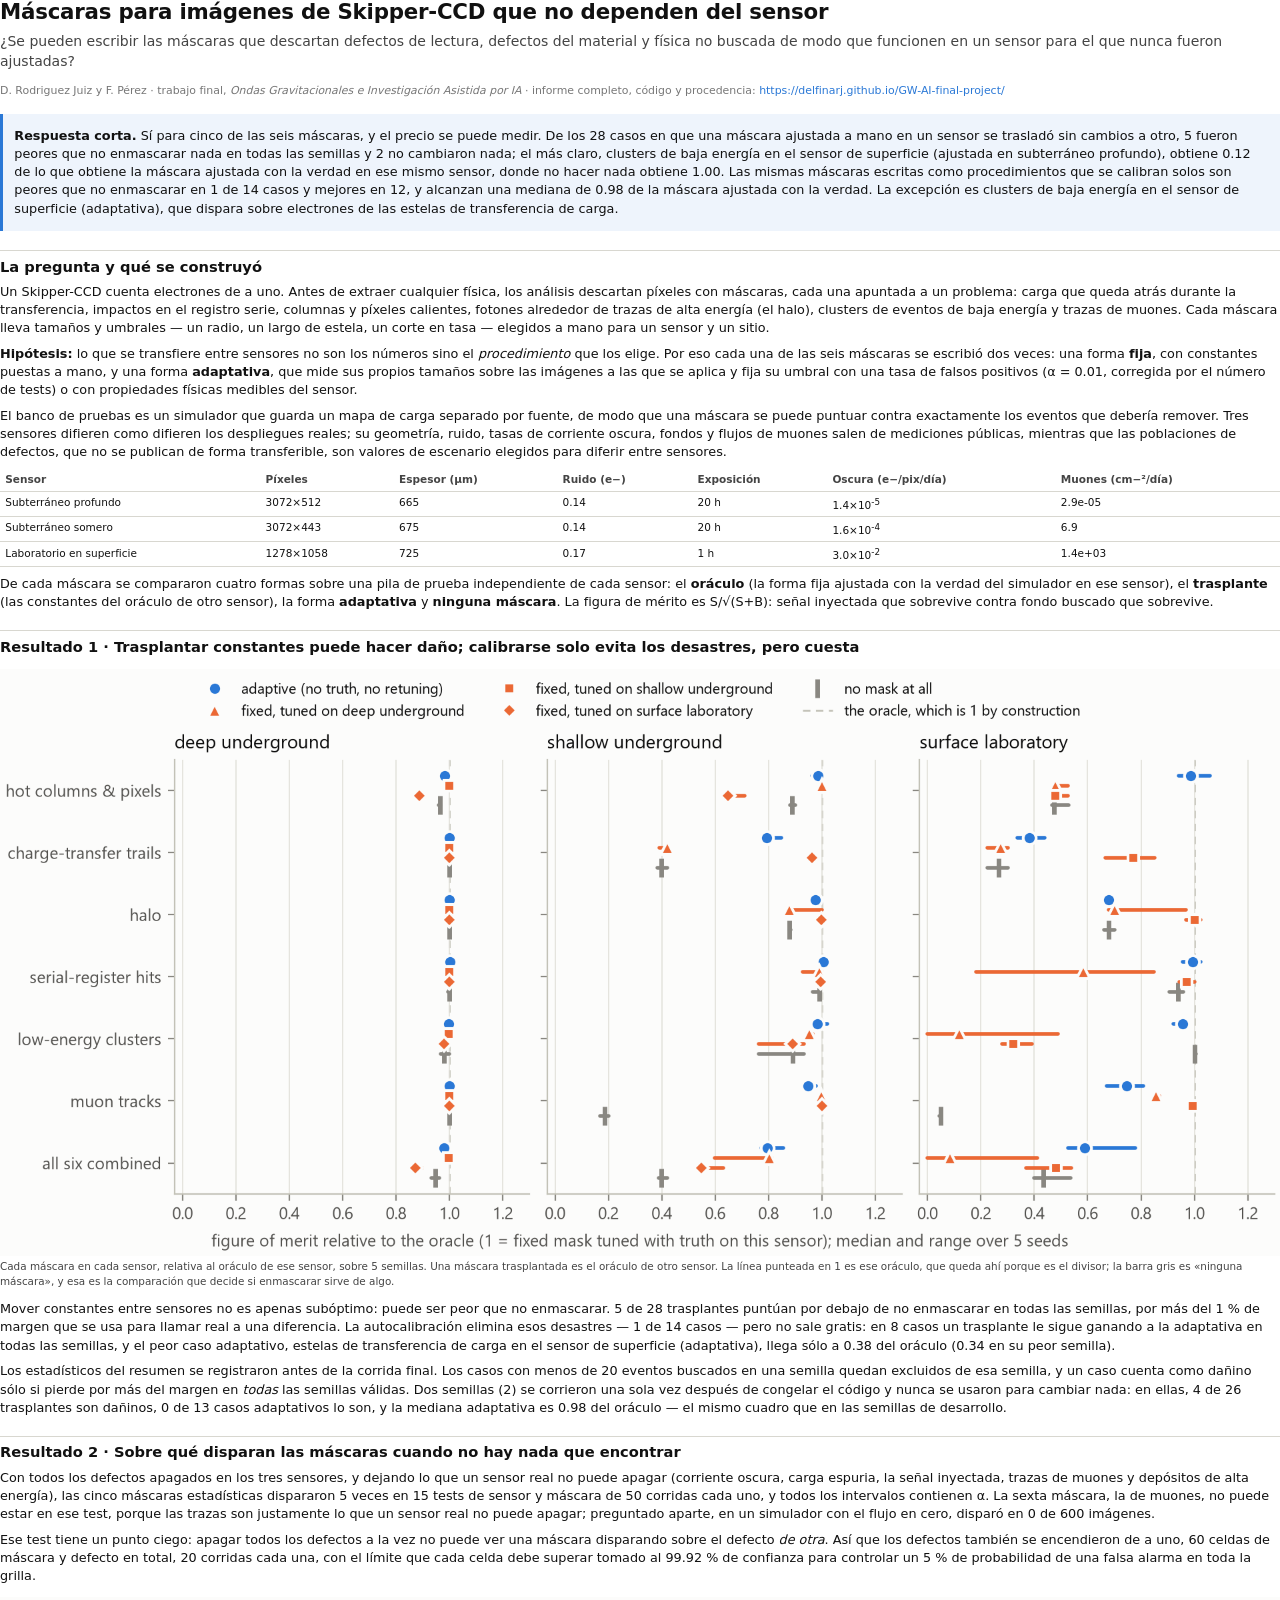
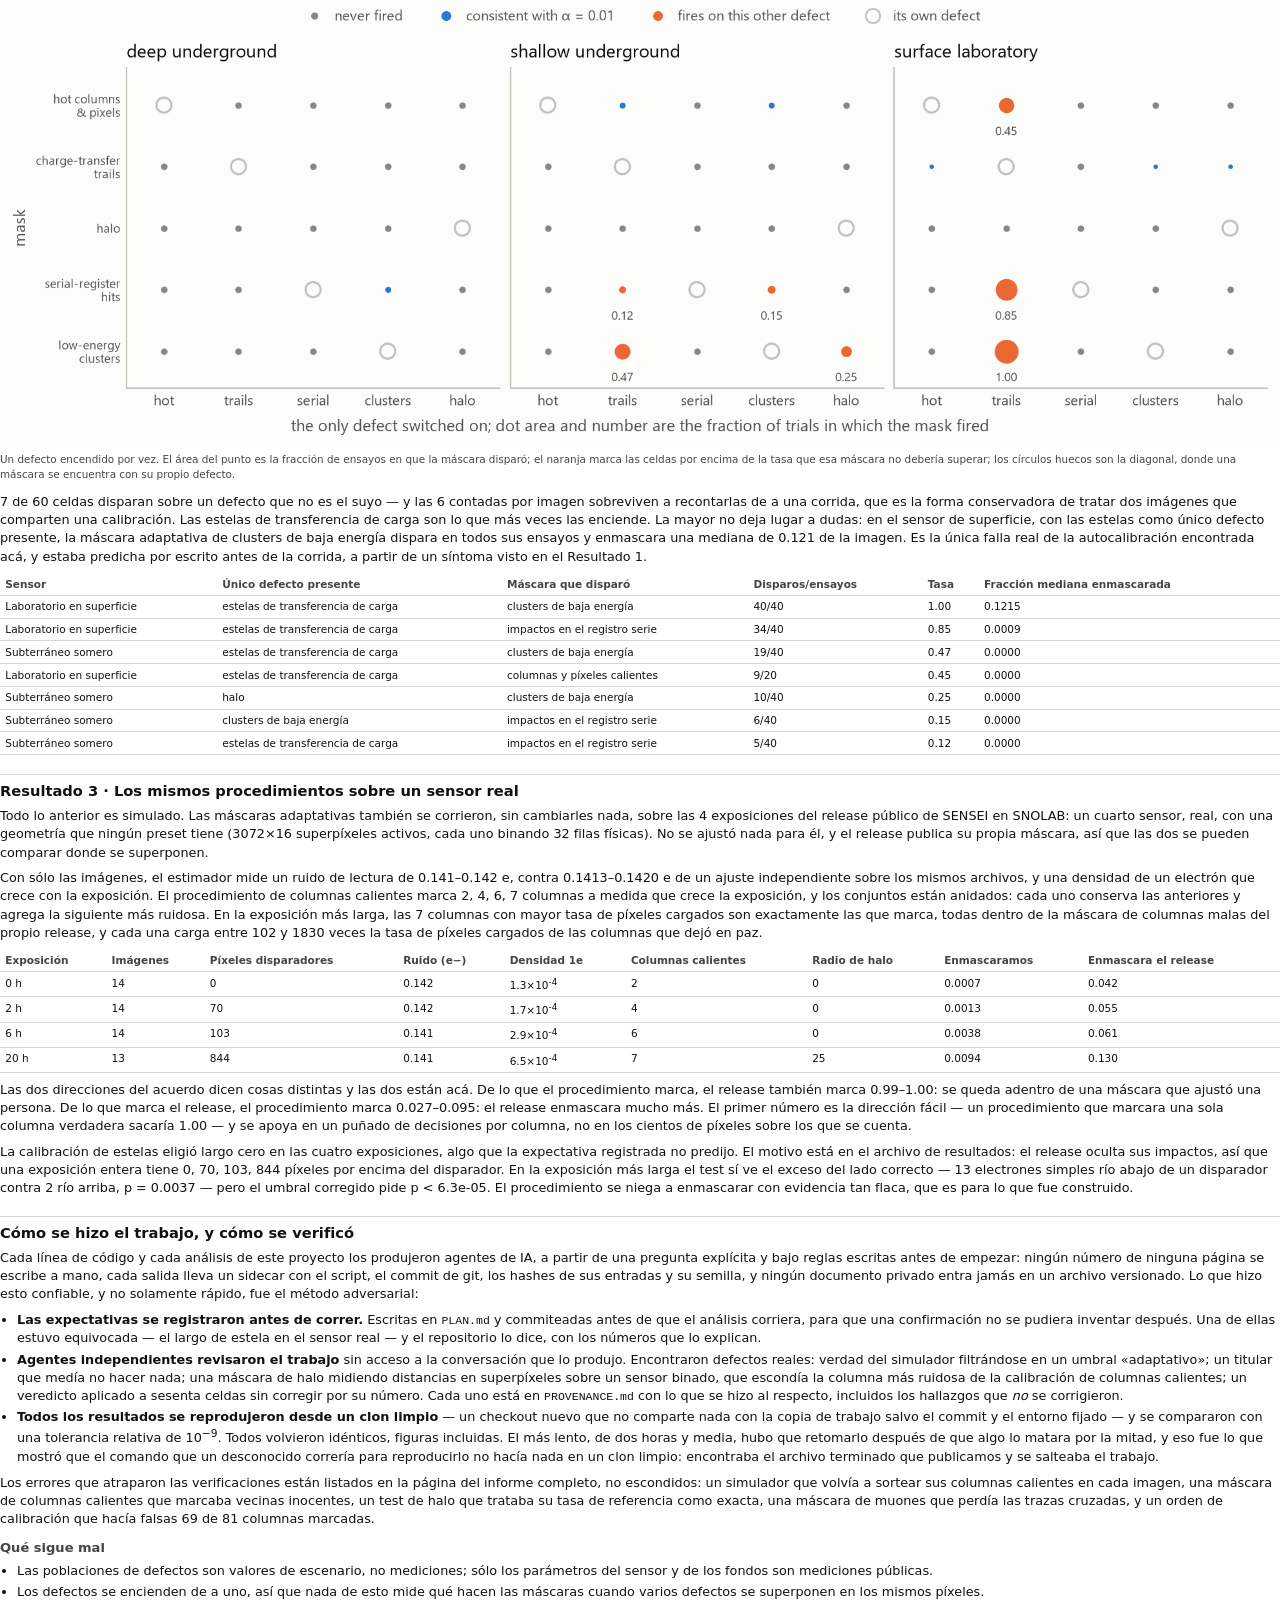
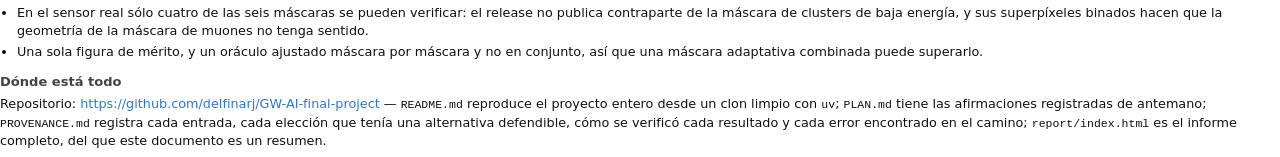
<file: report/resumen.html>
<!doctype html>
<html lang="es">
<head>
<meta charset="utf-8">
<title>Máscaras que se calibran solas &mdash; resumen de cinco páginas</title>
<style>/* Draft print stylesheet for the five-page summary. A4, 18 mm margins, one column. */
@page { size: A4; margin: 17mm 16mm 15mm 16mm; }

:root {
  --ink: #111; --ink-2: #444; --muted: #777; --rule: #d8d7d0; --accent: #2a78d6; --callout: #eef4fc;
}
* { box-sizing: border-box; }
html { -webkit-print-color-adjust: exact; print-color-adjust: exact; }
body {
  margin: 0; color: var(--ink); background: #fff;
  font: 9.6pt/1.42 "Segoe UI", system-ui, -apple-system, sans-serif;
}
h1 { font-size: 16pt; line-height: 1.15; margin: 0 0 2mm; letter-spacing: -0.01em; }
h2 { font-size: 11pt; margin: 5mm 0 1.5mm; padding-top: 1.5mm; border-top: 0.6pt solid var(--rule); }
h3 { font-size: 9.8pt; margin: 3mm 0 1mm; color: var(--ink-2); }
p { margin: 0 0 2mm; }
.lede { font-size: 10.5pt; color: var(--ink-2); margin-bottom: 3mm; }
.byline { color: var(--muted); font-size: 8.2pt; margin-bottom: 4mm; }
.answer { background: var(--callout); border-left: 2.5pt solid var(--accent);
          padding: 2.5mm 3mm; margin: 3mm 0; }
.answer p { margin: 1mm 0; }
figure { margin: 3mm 0; break-inside: avoid; }
figure img { width: 100%; height: auto; display: block; }
figcaption { font-size: 7.8pt; color: var(--ink-2); margin-top: 1mm; }
table { border-collapse: collapse; width: 100%; font-size: 7.9pt; font-variant-numeric: tabular-nums;
        margin: 2mm 0; break-inside: avoid; }
th, td { text-align: left; padding: 0.9mm 1.4mm; border-bottom: 0.4pt solid var(--rule);
         vertical-align: top; }
th { color: var(--ink-2); font-weight: 600; }
.nb { white-space: nowrap; }
code { font-family: Consolas, "SFMono-Regular", monospace; font-size: 0.9em; }
pre { background: #f6f6f4; border: 0.4pt solid var(--rule); padding: 1.5mm 2mm; font-size: 7.6pt;
      line-height: 1.35; overflow: hidden; break-inside: avoid; }
.page-break { break-before: page; }
.two { display: grid; grid-template-columns: 1fr 1fr; gap: 4mm; }
.note { color: var(--ink-2); font-size: 8.4pt; }
ul { margin: 0 0 2mm; padding-left: 4.5mm; }
li { margin-bottom: 0.8mm; }
a { color: var(--accent); text-decoration: none; }
</style>
</head>
<body>

<h1>Máscaras para imágenes de Skipper-CCD que no dependen del sensor</h1>
<p class="lede">¿Se pueden escribir las máscaras que descartan defectos de lectura, defectos del material y física no
buscada de modo que funcionen en un sensor para el que nunca fueron ajustadas?</p>
<p class="byline">D. Rodriguez Juiz y F. P&eacute;rez &middot; trabajo final, <em>Ondas Gravitacionales e
Investigación Asistida por IA</em> &middot; informe completo, código y procedencia:
<a href="https://delfinarj.github.io/GW-AI-final-project/">https://delfinarj.github.io/GW-AI-final-project/</a></p>

<div class="answer">
<p><strong>Respuesta corta.</strong> Sí para cinco de las seis máscaras, y el precio se puede medir. De los
28 casos en que una máscara ajustada a mano en un sensor se trasladó sin cambios a otro, 5
fueron peores que no enmascarar nada en todas las semillas y 2 no cambiaron nada; el más claro,
clusters de baja energía en el sensor de superficie (ajustada en subterráneo profundo), obtiene 0.12 de lo que obtiene la máscara
ajustada con la verdad en ese mismo sensor, donde no hacer nada obtiene 1.00. Las mismas
máscaras escritas como procedimientos que se calibran solos son peores que no enmascarar en 1 de
14 casos y mejores en 12, y alcanzan una mediana de
0.98 de la máscara ajustada con la verdad. La excepción es
clusters de baja energía en el sensor de superficie (adaptativa), que dispara sobre electrones de las estelas de transferencia de carga.</p>
</div>

<h2>La pregunta y qué se construyó</h2>
<p>Un Skipper-CCD cuenta electrones de a uno. Antes de extraer cualquier física, los análisis descartan píxeles con
máscaras, cada una apuntada a un problema: carga que queda atrás durante la transferencia, impactos en el registro
serie, columnas y píxeles calientes, fotones alrededor de trazas de alta energía (el halo), clusters de eventos de
baja energía y trazas de muones. Cada máscara lleva tamaños y umbrales &mdash; un radio, un largo de estela, un
corte en tasa &mdash; elegidos a mano para un sensor y un sitio.</p>
<p><strong>Hipótesis:</strong> lo que se transfiere entre sensores no son los números sino el <em>procedimiento</em>
que los elige. Por eso cada una de las seis máscaras se escribió dos veces: una forma <strong>fija</strong>, con
constantes puestas a mano, y una forma <strong>adaptativa</strong>, que mide sus propios tamaños sobre las imágenes
a las que se aplica y fija su umbral con una tasa de falsos positivos (&alpha;&nbsp;=&nbsp;0.01, corregida por el
número de tests) o con propiedades físicas medibles del sensor.</p>
<p>El banco de pruebas es un simulador que guarda un mapa de carga separado por fuente, de modo que una máscara se
puede puntuar contra exactamente los eventos que debería remover. Tres sensores difieren como difieren los
despliegues reales; su geometría, ruido, tasas de corriente oscura, fondos y flujos de muones salen de mediciones
públicas, mientras que las poblaciones de defectos, que no se publican de forma transferible, son valores de
escenario elegidos para diferir entre sensores.</p>
<table><thead><tr><th>Sensor</th><th>Píxeles</th><th>Espesor (&micro;m)</th><th>Ruido (e&minus;)</th><th>Exposición</th><th>Oscura (e&minus;/pix/día)</th><th>Muones (cm&minus;&sup2;/día)</th></tr></thead><tbody><tr><td>Subterráneo profundo</td><td>3072&times;512</td><td>665</td><td>0.14</td><td>20 h</td><td><span class='nb'>1.4&times;10<sup>-5</sup></span></td><td>2.9e-05</td></tr><tr><td>Subterráneo somero</td><td>3072&times;443</td><td>675</td><td>0.14</td><td>20 h</td><td><span class='nb'>1.6&times;10<sup>-4</sup></span></td><td>6.9</td></tr><tr><td>Laboratorio en superficie</td><td>1278&times;1058</td><td>725</td><td>0.17</td><td>1 h</td><td><span class='nb'>3.0&times;10<sup>-2</sup></span></td><td>1.4e+03</td></tr></tbody></table>
<p>De cada máscara se compararon cuatro formas sobre una pila de prueba independiente de cada sensor: el
<strong>oráculo</strong> (la forma fija ajustada con la verdad del simulador en ese sensor), el
<strong>trasplante</strong> (las constantes del oráculo de otro sensor), la forma <strong>adaptativa</strong> y
<strong>ninguna máscara</strong>. La figura de mérito es S/&radic;(S+B): señal inyectada que sobrevive contra fondo
buscado que sobrevive.</p>

<div class="page-break"></div>
<h2>Resultado 1 &middot; Trasplantar constantes puede hacer daño; calibrarse solo evita los desastres, pero cuesta</h2>
<figure>
<img src="figures/compare_masks.png" alt="Figura de mérito relativa al oráculo para cada sensor y cada máscara">
<figcaption>Cada máscara en cada sensor, relativa al oráculo de ese sensor, sobre 5 semillas. Una
máscara trasplantada es el oráculo de otro sensor. La línea punteada en 1 es ese oráculo, que queda ahí porque es el
divisor; la barra gris es «ninguna máscara», y esa es la comparación que decide si enmascarar sirve de
algo.</figcaption>
</figure>
<p>Mover constantes entre sensores no es apenas subóptimo: puede ser peor que no enmascarar. 5 de
28 trasplantes puntúan por debajo de no enmascarar en todas las semillas, por más del
1&nbsp;% de margen que se usa para llamar real a una diferencia. La autocalibración elimina
esos desastres &mdash; 1 de 14 casos &mdash; pero no sale gratis: en
8 casos un trasplante le sigue ganando a la adaptativa en todas las semillas, y el peor
caso adaptativo, estelas de transferencia de carga en el sensor de superficie (adaptativa), llega sólo a 0.38 del oráculo
(0.34 en su peor semilla).</p>
<p>Los estadísticos del resumen se registraron antes de la corrida final. Los casos con menos de
20 eventos buscados en una semilla quedan excluidos de esa semilla, y un caso cuenta como
dañino sólo si pierde por más del margen en <em>todas</em> las semillas válidas. Dos semillas (2) se
corrieron una sola vez después de congelar el código y nunca se usaron para cambiar nada: en ellas,
4 de 26 trasplantes son dañinos, 0 de
13 casos adaptativos lo son, y la mediana adaptativa es 0.98 del
oráculo &mdash; el mismo cuadro que en las semillas de desarrollo.</p>

<div class="page-break"></div>
<h2>Resultado 2 &middot; Sobre qué disparan las máscaras cuando no hay nada que encontrar</h2>
<p>Con todos los defectos apagados en los tres sensores, y dejando lo que un sensor real no puede apagar (corriente
oscura, carga espuria, la señal inyectada, trazas de muones y depósitos de alta energía), las cinco máscaras
estadísticas dispararon 5 veces en 15 tests de sensor y máscara de
50 corridas cada uno, y todos los intervalos contienen &alpha;. La sexta máscara, la de muones, no
puede estar en ese test, porque las trazas son justamente lo que un sensor real no puede apagar; preguntado aparte,
en un simulador con el flujo en cero, disparó en 0 de 600 imágenes.</p>
<p>Ese test tiene un punto ciego: apagar todos los defectos a la vez no puede ver una máscara disparando sobre el
defecto <em>de otra</em>. Así que los defectos también se encendieron de a uno, 60 celdas de
máscara y defecto en total, 20 corridas cada una, con el límite que cada celda debe superar
tomado al 99.92&nbsp;% de confianza para controlar un
5&nbsp;% de probabilidad de una falsa alarma en toda la grilla.</p>
<figure>
<img src="figures/cross_defect.png" alt="Grilla de máscaras contra el único defecto encendido, por sensor">
<figcaption>Un defecto encendido por vez. El área del punto es la fracción de ensayos en que la máscara disparó; el
naranja marca las celdas por encima de la tasa que esa máscara no debería superar; los círculos huecos son la
diagonal, donde una máscara se encuentra con su propio defecto.</figcaption>
</figure>
<p>7 de 60 celdas disparan sobre un defecto que no es el suyo &mdash; y las
6 contadas por imagen sobreviven a recontarlas de a una corrida, que es la forma conservadora de
tratar dos imágenes que comparten una calibración. Las estelas de transferencia de carga son lo que más veces las
enciende. La mayor no deja lugar a dudas: en el sensor de superficie, con las estelas como único defecto presente,
la máscara adaptativa de clusters de baja energía dispara en todos sus ensayos y enmascara una mediana de
0.121 de la imagen. Es la única falla real de la autocalibración encontrada acá, y estaba predicha por
escrito antes de la corrida, a partir de un síntoma visto en el Resultado&nbsp;1.</p>
<table><thead><tr><th>Sensor</th><th>Único defecto presente</th><th>Máscara que disparó</th><th>Disparos/ensayos</th><th>Tasa</th><th>Fracción mediana enmascarada</th></tr></thead><tbody><tr><td>Laboratorio en superficie</td><td>estelas de transferencia de carga</td><td>clusters de baja energía</td><td>40/40</td><td>1.00</td><td>0.1215</td></tr><tr><td>Laboratorio en superficie</td><td>estelas de transferencia de carga</td><td>impactos en el registro serie</td><td>34/40</td><td>0.85</td><td>0.0009</td></tr><tr><td>Subterráneo somero</td><td>estelas de transferencia de carga</td><td>clusters de baja energía</td><td>19/40</td><td>0.47</td><td>0.0000</td></tr><tr><td>Laboratorio en superficie</td><td>estelas de transferencia de carga</td><td>columnas y píxeles calientes</td><td>9/20</td><td>0.45</td><td>0.0000</td></tr><tr><td>Subterráneo somero</td><td>halo</td><td>clusters de baja energía</td><td>10/40</td><td>0.25</td><td>0.0000</td></tr><tr><td>Subterráneo somero</td><td>clusters de baja energía</td><td>impactos en el registro serie</td><td>6/40</td><td>0.15</td><td>0.0000</td></tr><tr><td>Subterráneo somero</td><td>estelas de transferencia de carga</td><td>impactos en el registro serie</td><td>5/40</td><td>0.12</td><td>0.0000</td></tr></tbody></table>

<div class="page-break"></div>
<h2>Resultado 3 &middot; Los mismos procedimientos sobre un sensor real</h2>
<p>Todo lo anterior es simulado. Las máscaras adaptativas también se corrieron, sin cambiarles nada, sobre las
4 exposiciones del release público de SENSEI en SNOLAB: un cuarto sensor, real, con una geometría que
ningún preset tiene (3072&times;16 superpíxeles activos, cada uno binando 32 filas
físicas). No se ajustó nada para él, y el release publica su propia máscara, así que las dos se pueden comparar
donde se superponen.</p>
<p>Con sólo las imágenes, el estimador mide un ruido de lectura de 0.141&ndash;0.142&nbsp;e,
contra 0.1413&ndash;0.1420&nbsp;e de un ajuste independiente sobre los mismos archivos, y
una densidad de un electrón que crece con la exposición. El procedimiento de columnas calientes marca
2, 4, 6, 7 columnas a medida que crece la
exposición, y los conjuntos están anidados: cada uno conserva las anteriores y agrega la siguiente más ruidosa. En
la exposición más larga, las 7 columnas con mayor tasa de píxeles cargados son exactamente las
que marca, todas dentro de la máscara de columnas malas del propio release, y cada una carga entre
102 y 1830 veces la tasa de píxeles cargados de las columnas que dejó en paz.</p>
<table><thead><tr><th>Exposición</th><th>Imágenes</th><th>Píxeles disparadores</th><th>Ruido (e&minus;)</th><th>Densidad 1e</th><th>Columnas calientes</th><th>Radio de halo</th><th>Enmascaramos</th><th>Enmascara el release</th></tr></thead><tbody><tr><td>0 h</td><td>14</td><td>0</td><td>0.142</td><td><span class='nb'>1.3&times;10<sup>-4</sup></span></td><td>2</td><td>0</td><td>0.0007</td><td>0.042</td></tr><tr><td>2 h</td><td>14</td><td>70</td><td>0.142</td><td><span class='nb'>1.7&times;10<sup>-4</sup></span></td><td>4</td><td>0</td><td>0.0013</td><td>0.055</td></tr><tr><td>6 h</td><td>14</td><td>103</td><td>0.141</td><td><span class='nb'>2.9&times;10<sup>-4</sup></span></td><td>6</td><td>0</td><td>0.0038</td><td>0.061</td></tr><tr><td>20 h</td><td>13</td><td>844</td><td>0.141</td><td><span class='nb'>6.5&times;10<sup>-4</sup></span></td><td>7</td><td>25</td><td>0.0094</td><td>0.130</td></tr></tbody></table>
<p>Las dos direcciones del acuerdo dicen cosas distintas y las dos están acá. De lo que el procedimiento marca, el
release también marca 0.99&ndash;1.00: se queda adentro de una máscara que ajustó
una persona. De lo que marca el release, el procedimiento marca 0.027&ndash;0.095: el
release enmascara mucho más. El primer número es la dirección fácil &mdash; un procedimiento que marcara una sola
columna verdadera sacaría 1.00 &mdash; y se apoya en un puñado de decisiones por columna, no en los cientos de
píxeles sobre los que se cuenta.</p>
<p>La calibración de estelas eligió largo cero en las cuatro exposiciones, algo que la expectativa registrada no
predijo. El motivo está en el archivo de resultados: el release oculta sus impactos, así que una exposición entera
tiene 0, 70, 103, 844 píxeles por encima del disparador. En la
exposición más larga el test sí ve el exceso del lado correcto &mdash; 13
electrones simples río abajo de un disparador contra 2 río arriba,
p&nbsp;=&nbsp;0.0037 &mdash; pero el umbral corregido pide
p&nbsp;&lt;&nbsp;6.3e-05. El procedimiento se niega a enmascarar con
evidencia tan flaca, que es para lo que fue construido.</p>

<div class="page-break"></div>
<h2>Cómo se hizo el trabajo, y cómo se verificó</h2>
<p>Cada línea de código y cada análisis de este proyecto los produjeron agentes de IA, a partir de una pregunta
explícita y bajo reglas escritas antes de empezar: ningún número de ninguna página se escribe a mano, cada salida
lleva un sidecar con el script, el commit de git, los hashes de sus entradas y su semilla, y ningún documento
privado entra jamás en un archivo versionado. Lo que hizo esto confiable, y no solamente rápido, fue el método
adversarial:</p>
<ul>
<li><strong>Las expectativas se registraron antes de correr.</strong> Escritas en <code>PLAN.md</code> y
commiteadas antes de que el análisis corriera, para que una confirmación no se pudiera inventar después. Una de
ellas estuvo equivocada &mdash; el largo de estela en el sensor real &mdash; y el repositorio lo dice, con los
números que lo explican.</li>
<li><strong>Agentes independientes revisaron el trabajo</strong> sin acceso a la conversación que lo produjo.
Encontraron defectos reales: verdad del simulador filtrándose en un umbral «adaptativo»; un titular que medía no
hacer nada; una máscara de halo midiendo distancias en superpíxeles sobre un sensor binado, que escondía la columna
más ruidosa de la calibración de columnas calientes; un veredicto aplicado a sesenta celdas sin corregir por su
número. Cada uno está en <code>PROVENANCE.md</code> con lo que se hizo al respecto, incluidos los hallazgos que
<em>no</em> se corrigieron.</li>
<li><strong>Todos los resultados se reprodujeron desde un clon limpio</strong> &mdash; un checkout nuevo que no
comparte nada con la copia de trabajo salvo el commit y el entorno fijado &mdash; y se compararon con una
tolerancia relativa de 10<sup>&minus;9</sup>. Todos volvieron idénticos, figuras incluidas. El más lento, de dos
horas y media, hubo que retomarlo después de que algo lo matara por la mitad, y eso fue lo que mostró que el
comando que un desconocido correría para reproducirlo no hacía nada en un clon limpio: encontraba el archivo
terminado que publicamos y se salteaba el trabajo.</li>
</ul>
<p>Los errores que atraparon las verificaciones están listados en la página del informe completo, no escondidos: un
simulador que volvía a sortear sus columnas calientes en cada imagen, una máscara de columnas calientes que marcaba
vecinas inocentes, un test de halo que trataba su tasa de referencia como exacta, una máscara de muones que perdía
las trazas cruzadas, y un orden de calibración que hacía falsas 69 de 81 columnas marcadas.</p>

<h3>Qué sigue mal</h3>
<ul>
<li>Las poblaciones de defectos son valores de escenario, no mediciones; sólo los parámetros del sensor y de los
fondos son mediciones públicas.</li>
<li>Los defectos se encienden de a uno, así que nada de esto mide qué hacen las máscaras cuando varios defectos se
superponen en los mismos píxeles.</li>
<li>En el sensor real sólo cuatro de las seis máscaras se pueden verificar: el release no publica contraparte de la
máscara de clusters de baja energía, y sus superpíxeles binados hacen que la geometría de la máscara de muones no
tenga sentido.</li>
<li>Una sola figura de mérito, y un oráculo ajustado máscara por máscara y no en conjunto, así que una máscara
adaptativa combinada puede superarlo.</li>
</ul>

<h3>Dónde está todo</h3>
<p>Repositorio: <a href="https://github.com/delfinarj/GW-AI-final-project">https://github.com/delfinarj/GW-AI-final-project</a> &mdash; <code>README.md</code> reproduce el proyecto entero desde un
clon limpio con <code>uv</code>; <code>PLAN.md</code> tiene las afirmaciones registradas de antemano;
<code>PROVENANCE.md</code> registra cada entrada, cada elección que tenía una alternativa defendible, cómo se
verificó cada resultado y cada error encontrado en el camino; <code>report/index.html</code> es el informe completo,
del que este documento es un resumen.</p>

</body>
</html>
</file>
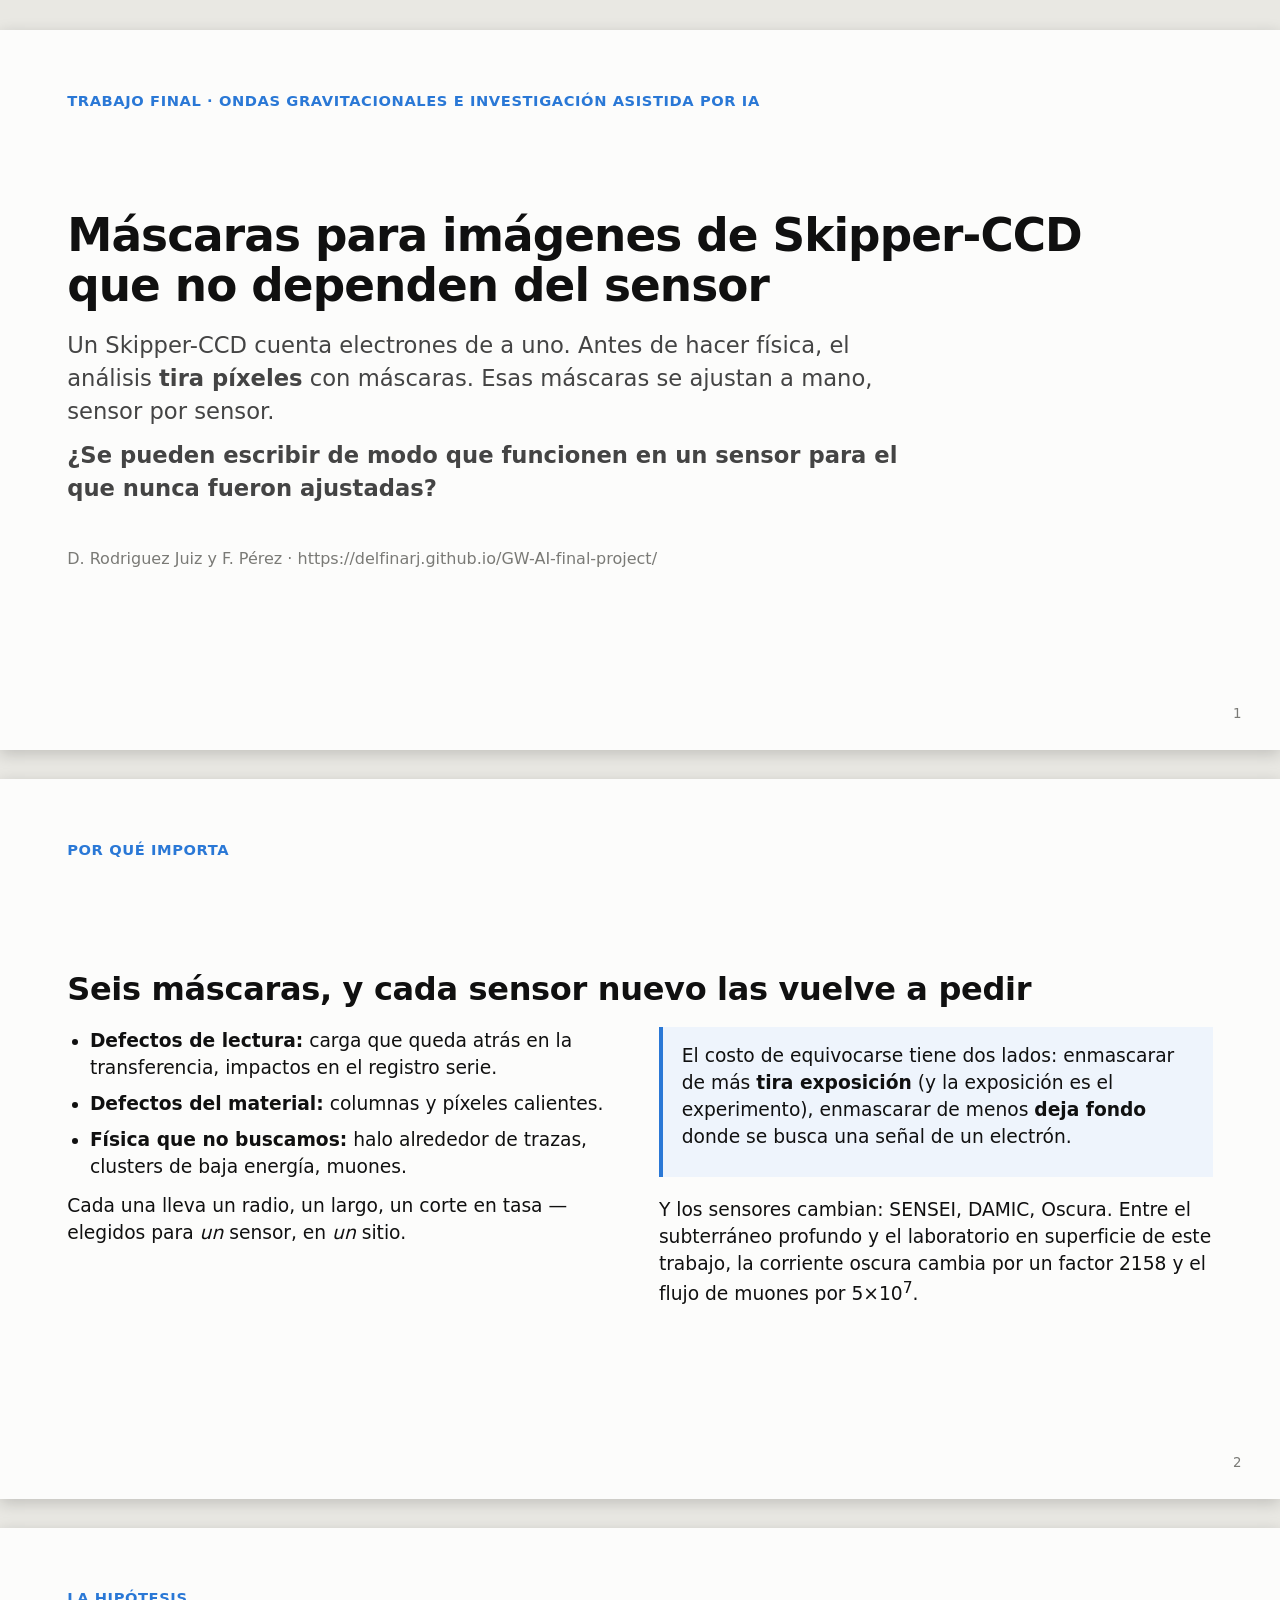
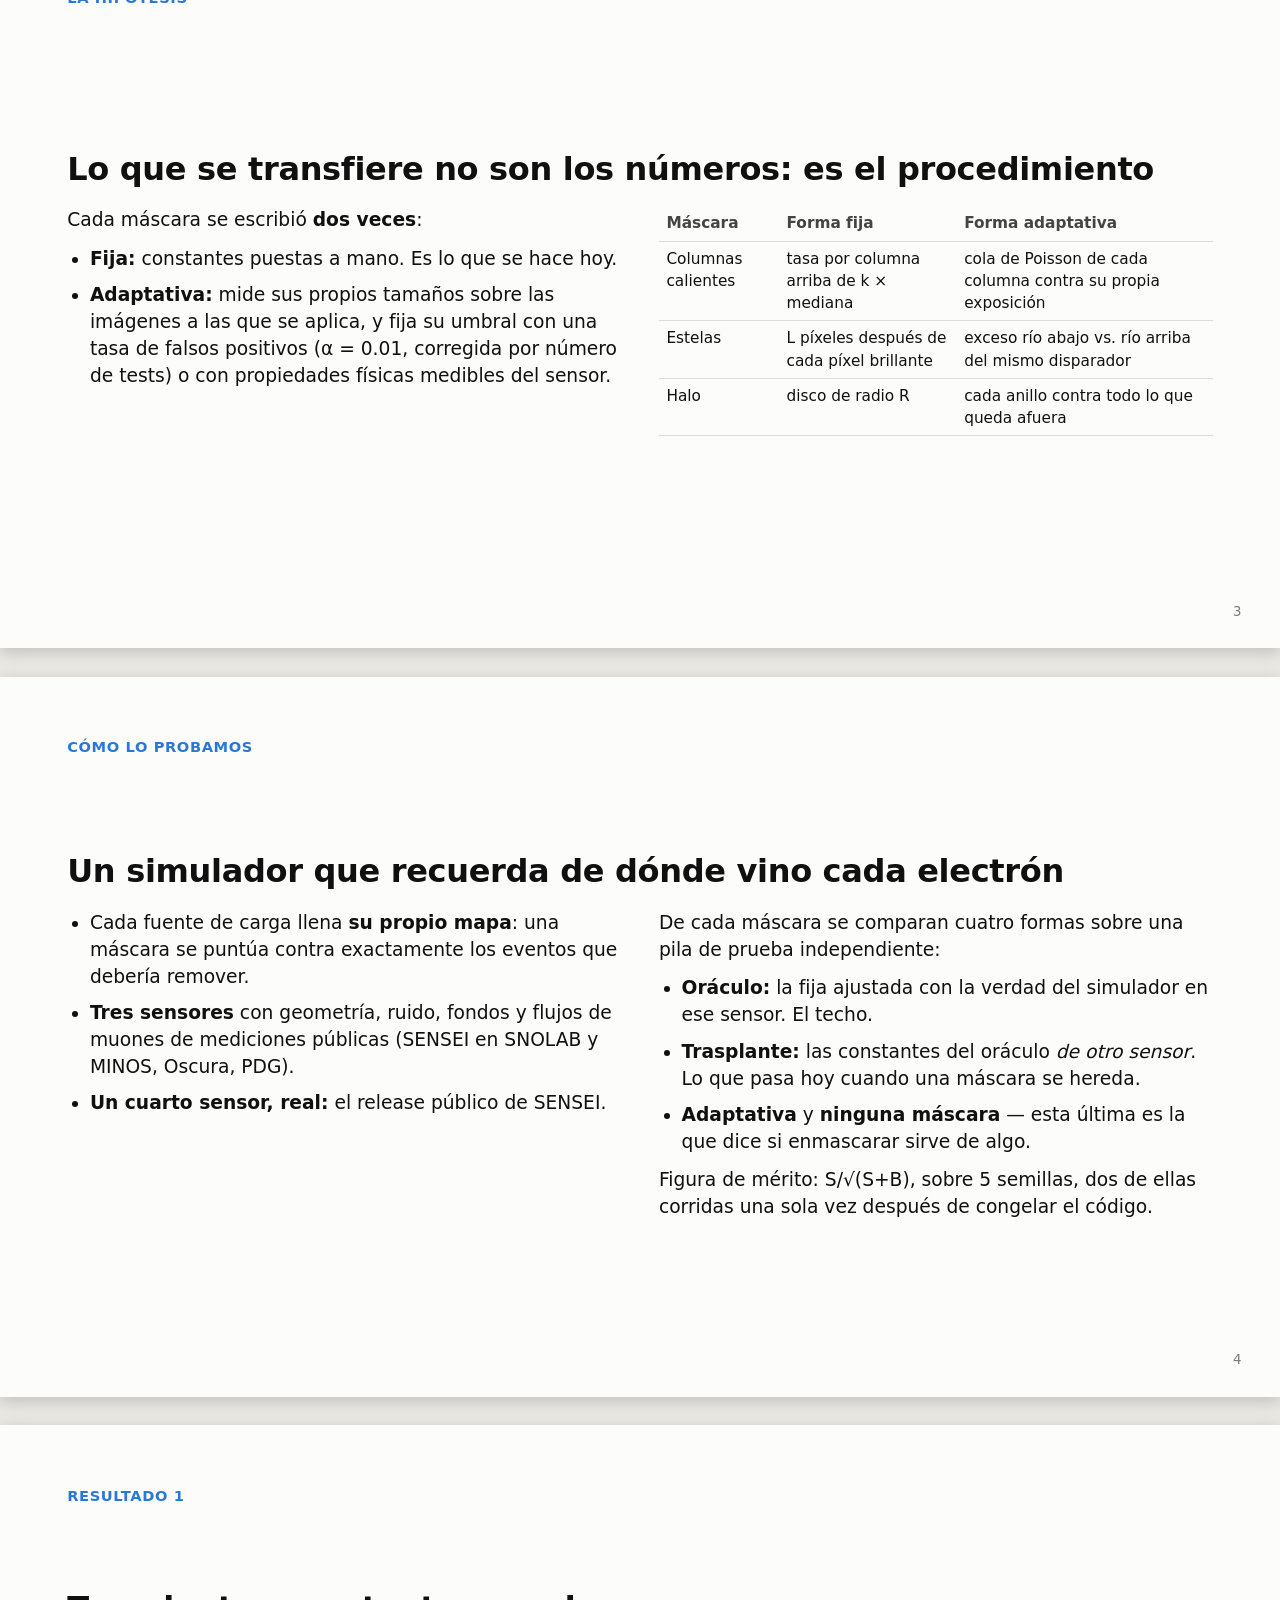
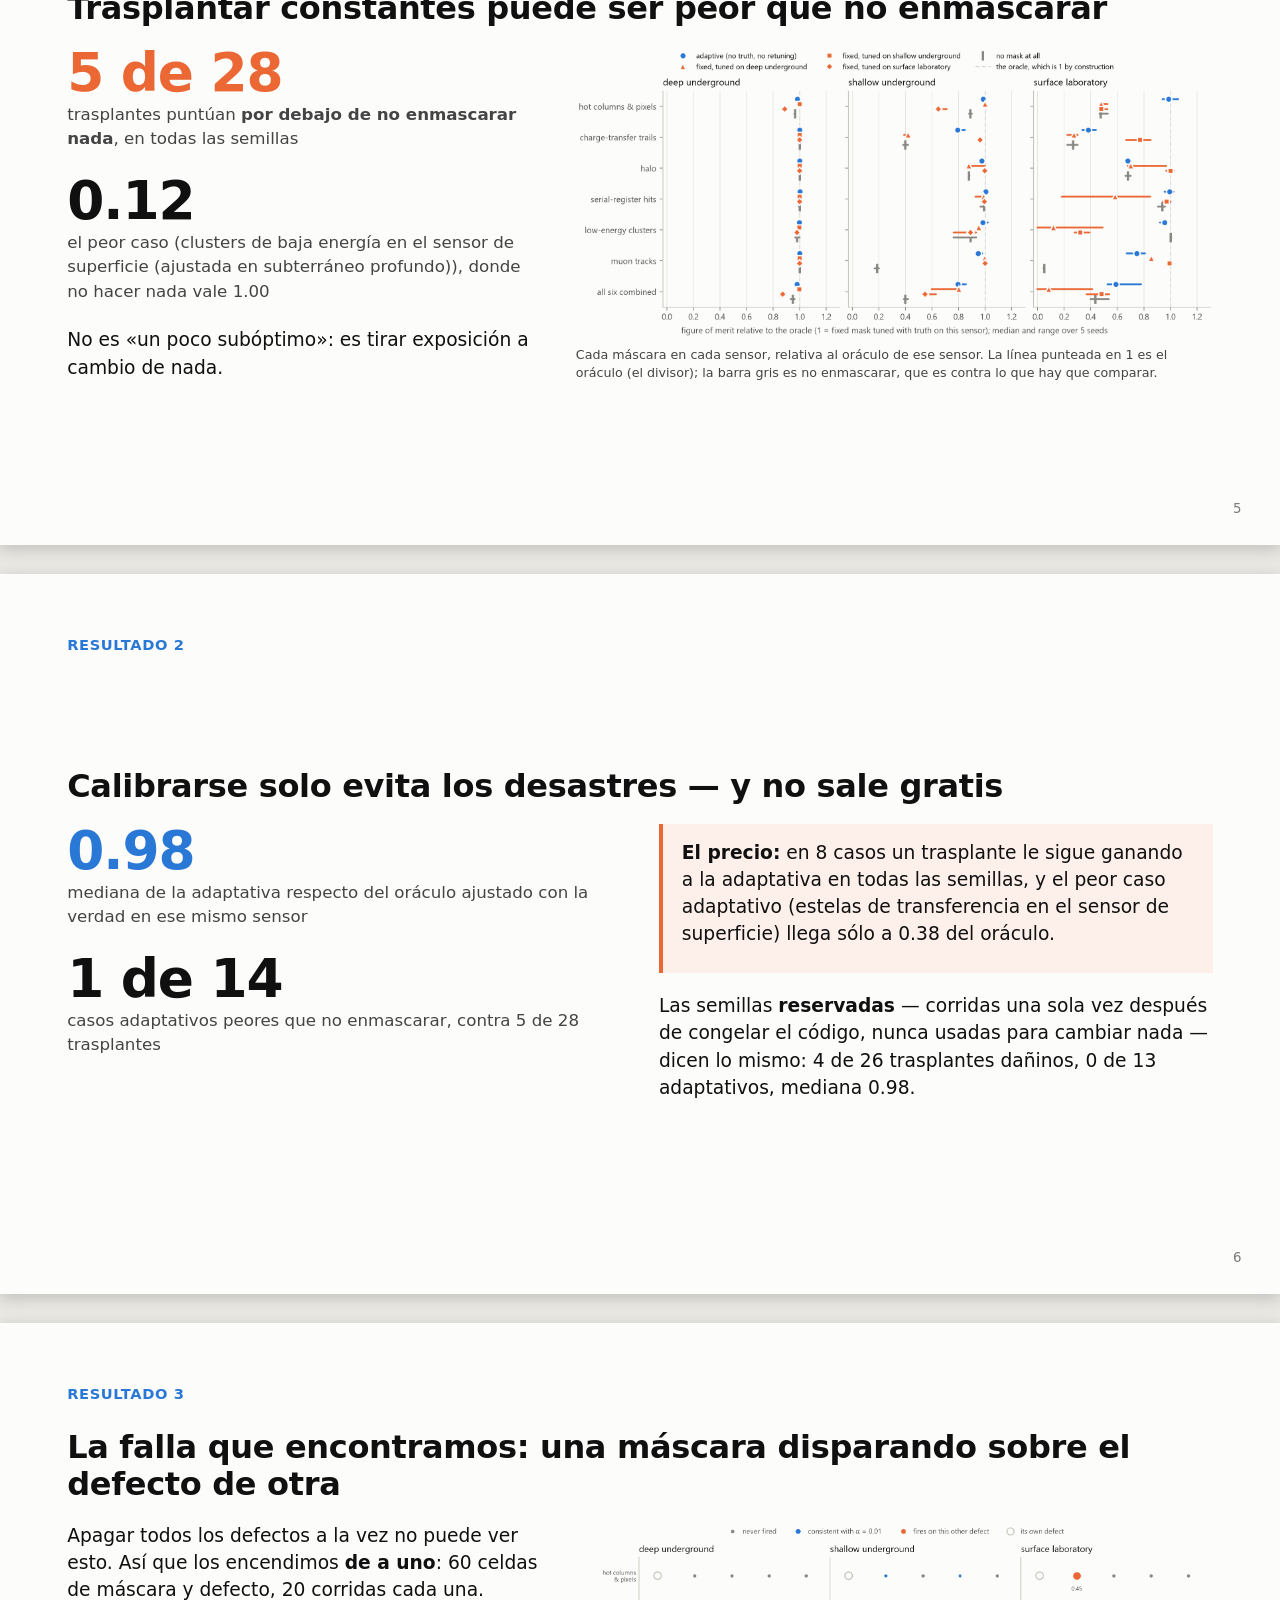
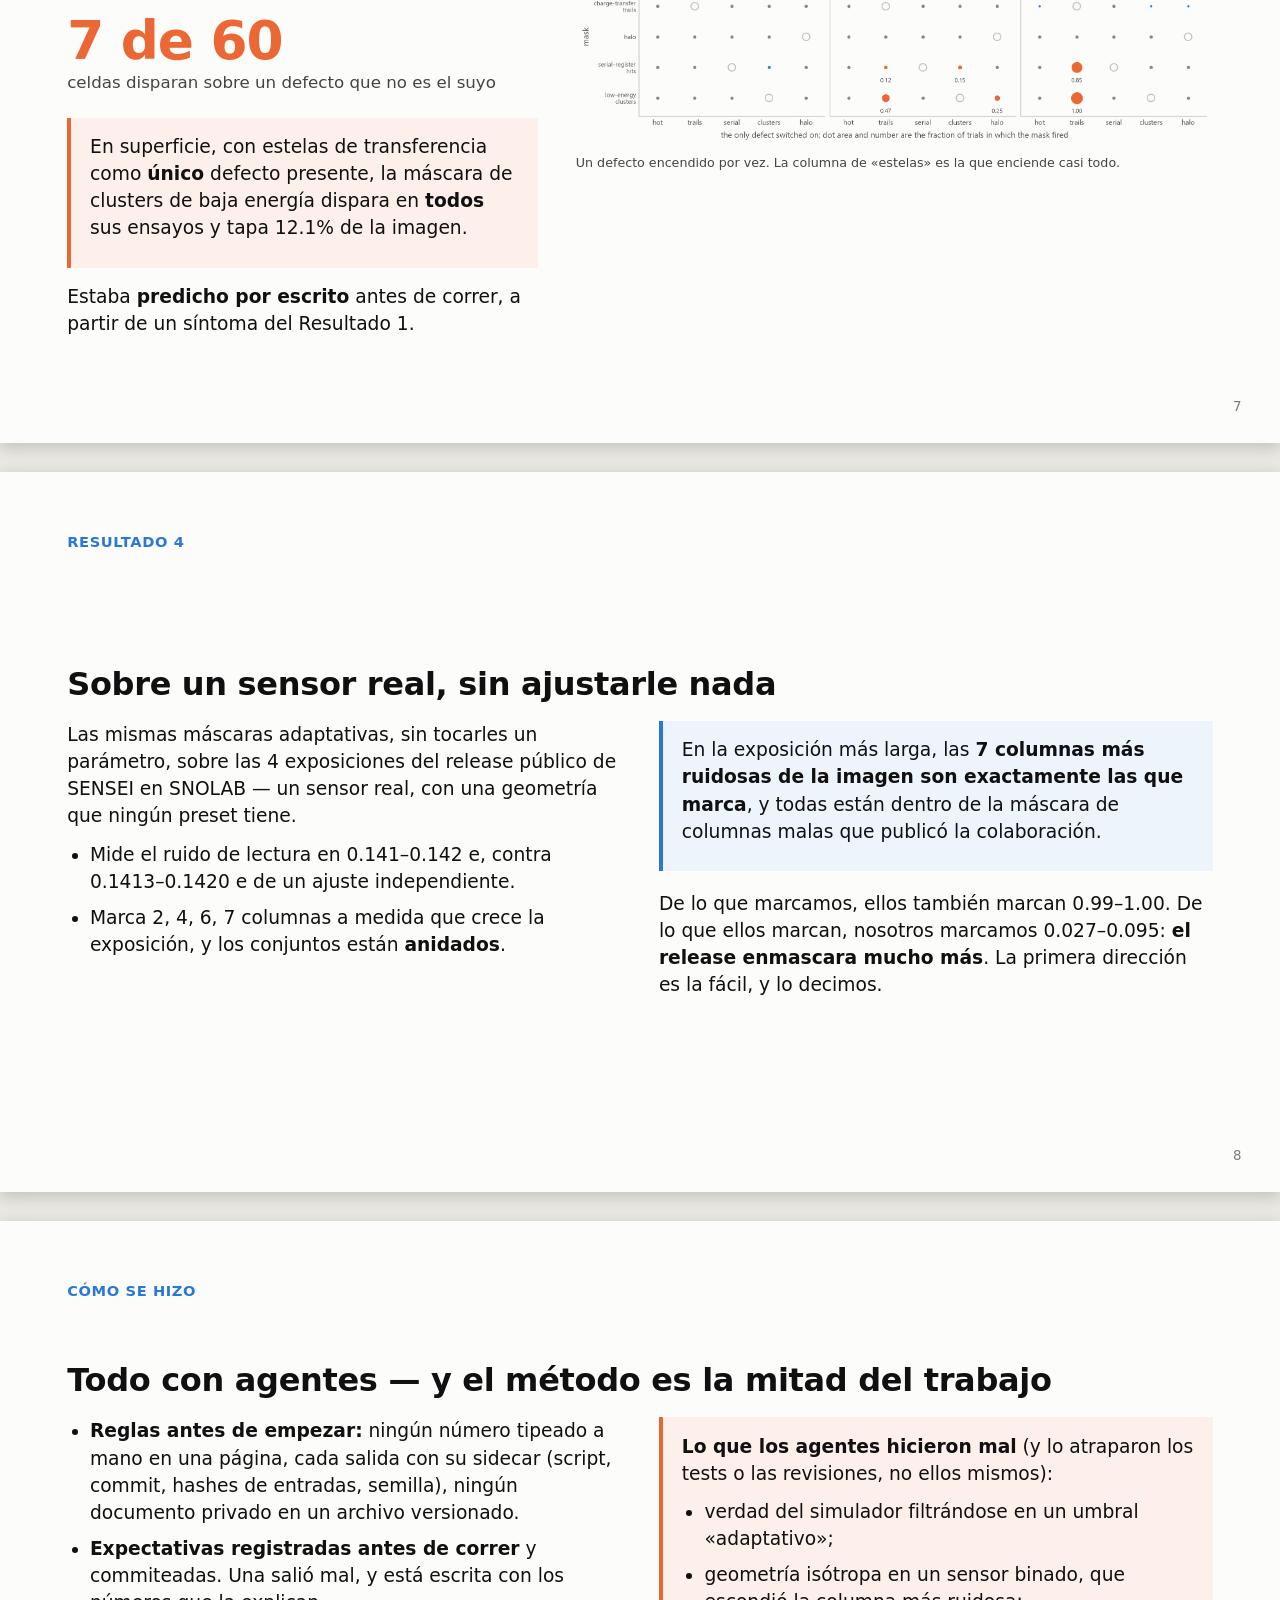
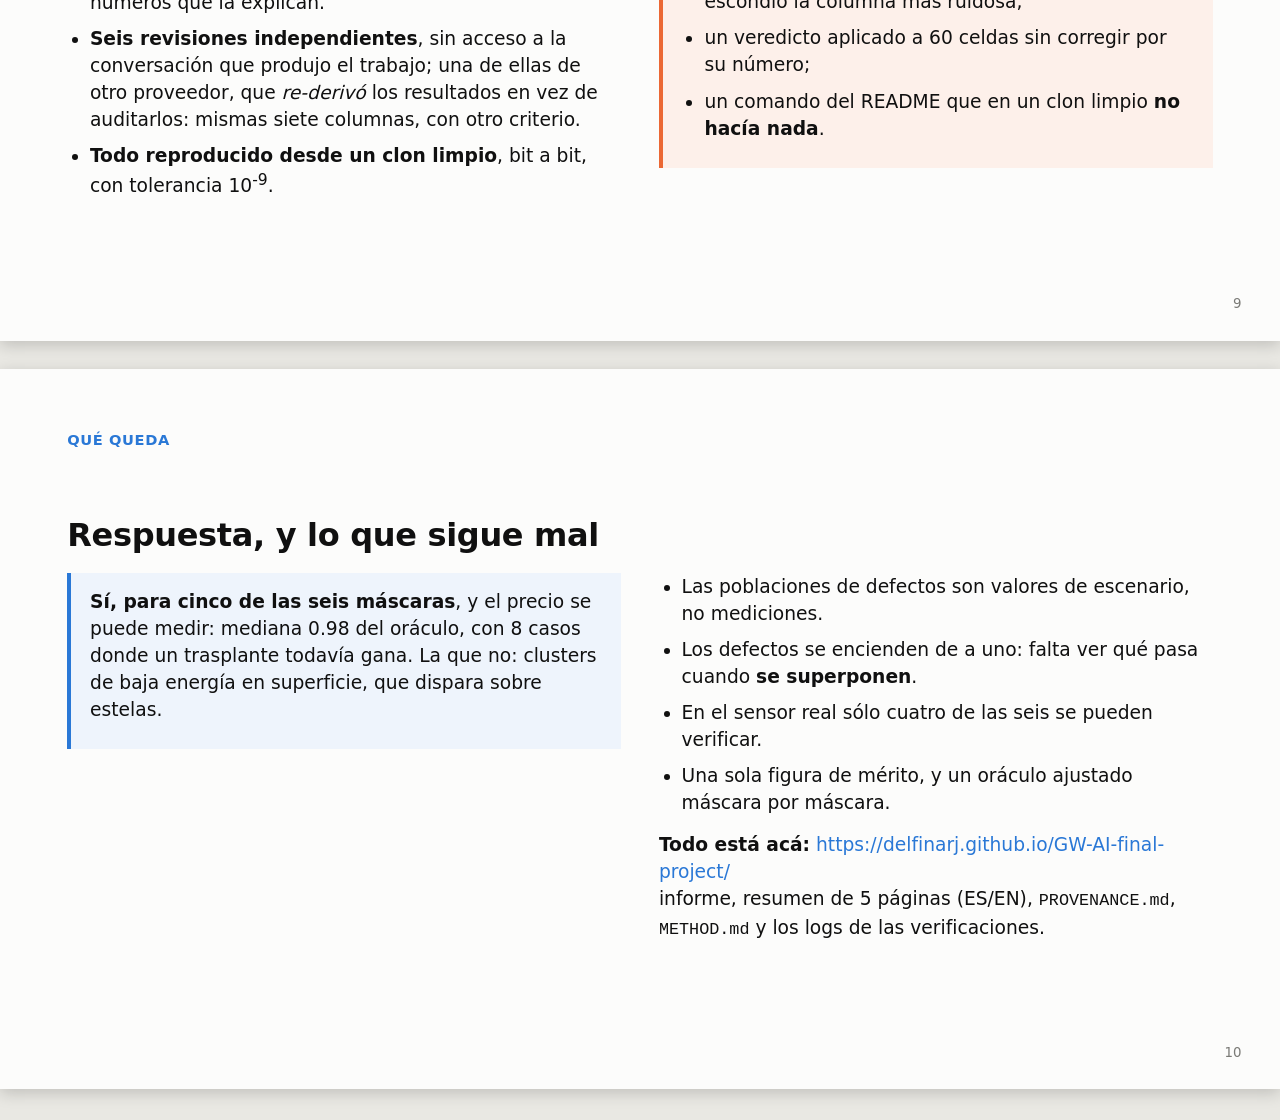
<file: report/slides.html>
<!doctype html>
<html lang="es">
<head>
<meta charset="utf-8">
<meta name="viewport" content="width=device-width, initial-scale=1">
<title>Máscaras que se calibran solas &mdash; diez diapositivas</title>
<style>/* Ten slides, 16:9, printable to PDF one slide per page and readable on screen. */
@page { size: 13.333in 7.5in; margin: 0; }   /* 16:9, the size PowerPoint calls widescreen */

:root {
  --ink: #101010; --ink-2: #444; --muted: #7a7a76; --rule: #dedcd4; --accent: #2a78d6;
  --accent-2: #eb6834; --surface: #fcfcfb; --callout: #eef4fc;
}
* { box-sizing: border-box; }
html { -webkit-print-color-adjust: exact; print-color-adjust: exact; }
body {
  margin: 0; background: #e9e8e3; color: var(--ink);
  font: 16px/1.45 "Segoe UI", system-ui, -apple-system, sans-serif;
}
.slide {
  position: relative; width: 13.333in; height: 7.5in; background: var(--surface);
  padding: 0.62in 0.7in 0.5in; margin: 0 auto 0.3in; overflow: hidden;
  /* the content sits in the middle of the slide rather than hugging the top, which is where a
     fixed-height box leaves it when the text is short */
  display: flex; flex-direction: column; justify-content: center;
}
.slide:last-child { break-after: auto; margin-bottom: 0; }
.n { position: absolute; right: 0.4in; bottom: 0.28in; color: var(--muted); font-size: 10pt; }
.kicker { position: absolute; top: 0.62in; left: 0.7in; color: var(--accent); font-size: 11pt; font-weight: 600; letter-spacing: .04em;
          text-transform: uppercase; margin-bottom: 3mm; }
h1 { font-size: 34pt; line-height: 1.1; margin: 0 0 5mm; letter-spacing: -0.02em; }
h2 { font-size: 24pt; line-height: 1.15; margin: 0 0 5mm; letter-spacing: -0.01em; }
p, li { font-size: 14pt; color: var(--ink); margin: 0 0 3mm; }
.lede { font-size: 17pt; color: var(--ink-2); max-width: 75%; }
ul { margin: 0 0 3mm; padding-left: 6mm; }
li { margin-bottom: 2.4mm; }
li strong { color: var(--ink); }
.two { display: grid; grid-template-columns: 1fr 1fr; gap: 10mm; align-items: start; }
.two.wide-right { grid-template-columns: 0.85fr 1.15fr; }
figure { margin: 0; }
figure img { width: 100%; height: auto; display: block; }
figcaption { font-size: 9.5pt; color: var(--ink-2); margin-top: 2mm; }
.big { font-size: 40pt; font-weight: 700; line-height: 1; letter-spacing: -0.02em; }
.big.accent { color: var(--accent); }
.big.warn { color: var(--accent-2); }
.stat { margin-bottom: 6mm; }
.stat p { font-size: 12.5pt; color: var(--ink-2); margin: 1mm 0 0; }
.callout { background: var(--callout); border-left: 3pt solid var(--accent); padding: 4mm 5mm;
           font-size: 14pt; }
.callout.warn { background: #fdf0ea; border-left-color: var(--accent-2); }
table { border-collapse: collapse; width: 100%; font-size: 11.5pt; font-variant-numeric: tabular-nums; }
th, td { text-align: left; padding: 1.6mm 2mm; border-bottom: .5pt solid var(--rule); vertical-align: top; }
th { color: var(--ink-2); font-weight: 600; }
.byline { color: var(--muted); font-size: 12pt; }
.nb { white-space: nowrap; }
code { font-family: Consolas, monospace; font-size: .9em; }
a { color: var(--accent); text-decoration: none; }
@media screen { body { padding: 8mm 0; } .slide { box-shadow: 0 1mm 4mm rgba(0,0,0,.18); } }

/* In print the slide must be exactly the page and nothing else: any extra margin makes the content
   taller than the sheet, and the browser then scales every slide down to fit, which silently puts
   more than one slide on a page. */
@media print {
  body { background: #fff; padding: 0; margin: 0; }
  .slide { margin: 0; box-shadow: none; page-break-after: always; break-after: page; }
  .slide:last-child { page-break-after: auto; break-after: auto; }
}
</style>
</head>
<body>
<section class="slide"><div class="kicker">Trabajo final &middot; Ondas Gravitacionales e Investigación Asistida por IA</div>
<h1>Máscaras para imágenes de Skipper-CCD<br>que no dependen del sensor</h1>
<p class="lede">Un Skipper-CCD cuenta electrones de a uno. Antes de hacer física, el análisis
<strong>tira píxeles</strong> con máscaras. Esas máscaras se ajustan a mano, sensor por sensor.</p>
<p class="lede"><strong>¿Se pueden escribir de modo que funcionen en un sensor para el que nunca
fueron ajustadas?</strong></p>
<p class="byline" style="margin-top:8mm">D. Rodriguez Juiz y F. Pérez &middot; https://delfinarj.github.io/GW-AI-final-project/</p><div class="n">1</div></section><section class="slide"><div class="kicker">Por qué importa</div>
<h2>Seis máscaras, y cada sensor nuevo las vuelve a pedir</h2>
<div class="two">
<div>
<ul>
<li><strong>Defectos de lectura:</strong> carga que queda atrás en la transferencia, impactos en el
registro serie.</li>
<li><strong>Defectos del material:</strong> columnas y píxeles calientes.</li>
<li><strong>Física que no buscamos:</strong> halo alrededor de trazas, clusters de baja energía,
muones.</li>
</ul>
<p>Cada una lleva un radio, un largo, un corte en tasa &mdash; elegidos para <em>un</em> sensor, en
<em>un</em> sitio.</p>
</div>
<div>
<div class="callout">
<p>El costo de equivocarse tiene dos lados: enmascarar de más <strong>tira exposición</strong>
(y la exposición es el experimento), enmascarar de menos <strong>deja fondo</strong> donde se busca
una señal de un electrón.</p>
</div>
<p style="margin-top:5mm">Y los sensores cambian: SENSEI, DAMIC, Oscura. Entre el
subterráneo profundo y el laboratorio en superficie de este trabajo, la
corriente oscura cambia por un factor 2158 y el
flujo de muones por <span class='nb'>5&times;10<sup>7</sup></span>.</p>
</div>
</div><div class="n">2</div></section><section class="slide"><div class="kicker">La hipótesis</div>
<h2>Lo que se transfiere no son los números: es el procedimiento</h2>
<div class="two">
<div>
<p>Cada máscara se escribió <strong>dos veces</strong>:</p>
<ul>
<li><strong>Fija:</strong> constantes puestas a mano. Es lo que se hace hoy.</li>
<li><strong>Adaptativa:</strong> mide sus propios tamaños sobre las imágenes a las que se aplica, y
fija su umbral con una tasa de falsos positivos (&alpha; = 0.01, corregida por número de tests) o con
propiedades físicas medibles del sensor.</li>
</ul>
</div>
<div>
<table>
<thead><tr><th>Máscara</th><th>Forma fija</th><th>Forma adaptativa</th></tr></thead>
<tbody>
<tr><td>Columnas calientes</td><td>tasa por columna arriba de k &times; mediana</td>
<td>cola de Poisson de cada columna contra su propia exposición</td></tr>
<tr><td>Estelas</td><td>L píxeles después de cada píxel brillante</td>
<td>exceso río abajo vs. río arriba del mismo disparador</td></tr>
<tr><td>Halo</td><td>disco de radio R</td>
<td>cada anillo contra todo lo que queda afuera</td></tr>
</tbody>
</table>
</div>
</div><div class="n">3</div></section><section class="slide"><div class="kicker">Cómo lo probamos</div>
<h2>Un simulador que recuerda de dónde vino cada electrón</h2>
<div class="two">
<div>
<ul>
<li>Cada fuente de carga llena <strong>su propio mapa</strong>: una máscara se puntúa contra
exactamente los eventos que debería remover.</li>
<li><strong>Tres sensores</strong> con geometría, ruido, fondos y flujos de muones de mediciones
públicas (SENSEI en SNOLAB y MINOS, Oscura, PDG).</li>
<li><strong>Un cuarto sensor, real:</strong> el release público de SENSEI.</li>
</ul>
</div>
<div>
<p>De cada máscara se comparan cuatro formas sobre una pila de prueba independiente:</p>
<ul>
<li><strong>Oráculo:</strong> la fija ajustada con la verdad del simulador en ese sensor. El techo.</li>
<li><strong>Trasplante:</strong> las constantes del oráculo <em>de otro sensor</em>. Lo que pasa hoy
cuando una máscara se hereda.</li>
<li><strong>Adaptativa</strong> y <strong>ninguna máscara</strong> &mdash; esta última es la que dice
si enmascarar sirve de algo.</li>
</ul>
<p>Figura de mérito: S/&radic;(S+B), sobre 5 semillas, dos de ellas corridas una sola
vez después de congelar el código.</p>
</div>
</div><div class="n">4</div></section><section class="slide"><div class="kicker">Resultado 1</div>
<h2>Trasplantar constantes puede ser peor que no enmascarar</h2>
<div class="two wide-right">
<div>
<div class="stat"><div class="big warn">5 de 28</div>
<p>trasplantes puntúan <strong>por debajo de no enmascarar nada</strong>, en todas las semillas</p></div>
<div class="stat"><div class="big">0.12</div>
<p>el peor caso (clusters de baja energía en el sensor de superficie (ajustada en subterráneo profundo)), donde no hacer nada vale
1.00</p></div>
<p>No es «un poco subóptimo»: es tirar exposición a cambio de nada.</p>
</div>
<figure>
<img src="figures/compare_masks.png" alt="Figura de mérito relativa al oráculo por sensor y máscara">
<figcaption>Cada máscara en cada sensor, relativa al oráculo de ese sensor. La línea punteada en 1 es el
oráculo (el divisor); la barra gris es no enmascarar, que es contra lo que hay que comparar.</figcaption>
</figure>
</div><div class="n">5</div></section><section class="slide"><div class="kicker">Resultado 2</div>
<h2>Calibrarse solo evita los desastres &mdash; y no sale gratis</h2>
<div class="two">
<div>
<div class="stat"><div class="big accent">0.98</div>
<p>mediana de la adaptativa respecto del oráculo ajustado con la verdad en ese mismo sensor</p></div>
<div class="stat"><div class="big">1 de 14</div>
<p>casos adaptativos peores que no enmascarar, contra 5 de 28 trasplantes</p></div>
</div>
<div>
<div class="callout warn">
<p><strong>El precio:</strong> en 8 casos un trasplante le sigue ganando
a la adaptativa en todas las semillas, y el peor caso adaptativo
(estelas de transferencia en el sensor de superficie) llega sólo a 0.38 del oráculo.</p>
</div>
<p style="margin-top:5mm">Las semillas <strong>reservadas</strong> &mdash; corridas una sola vez
después de congelar el código, nunca usadas para cambiar nada &mdash; dicen lo mismo:
4 de 26 trasplantes dañinos,
0 de 13 adaptativos, mediana
0.98.</p>
</div>
</div><div class="n">6</div></section><section class="slide"><div class="kicker">Resultado 3</div>
<h2>La falla que encontramos: una máscara disparando sobre el defecto de otra</h2>
<div class="two wide-right">
<div>
<p>Apagar todos los defectos a la vez no puede ver esto. Así que los encendimos <strong>de a
uno</strong>: 60 celdas de máscara y defecto, 20
corridas cada una.</p>
<div class="stat"><div class="big warn">7 de 60</div>
<p>celdas disparan sobre un defecto que no es el suyo</p></div>
<div class="callout warn">
<p>En superficie, con estelas de transferencia como <strong>único</strong> defecto presente, la
máscara de clusters de baja energía dispara en <strong>todos</strong> sus ensayos y tapa
12.1% de la imagen.</p>
</div>
<p style="margin-top:4mm">Estaba <strong>predicho por escrito</strong> antes de correr, a partir de un
síntoma del Resultado 1.</p>
</div>
<figure>
<img src="figures/cross_defect.png" alt="Grilla de máscaras contra el único defecto encendido">
<figcaption>Un defecto encendido por vez. La columna de «estelas» es la que enciende casi todo.</figcaption>
</figure>
</div><div class="n">7</div></section><section class="slide"><div class="kicker">Resultado 4</div>
<h2>Sobre un sensor real, sin ajustarle nada</h2>
<div class="two">
<div>
<p>Las mismas máscaras adaptativas, sin tocarles un parámetro, sobre las 4 exposiciones
del release público de SENSEI en SNOLAB &mdash; un sensor real, con una geometría que ningún preset
tiene.</p>
<ul>
<li>Mide el ruido de lectura en
0.141&ndash;0.142 e, contra
0.1413&ndash;0.1420 e de un ajuste independiente.</li>
<li>Marca 2, 4, 6, 7 columnas a
medida que crece la exposición, y los conjuntos están <strong>anidados</strong>.</li>
</ul>
</div>
<div>
<div class="callout">
<p>En la exposición más larga, las <strong>7 columnas más ruidosas de la imagen
son exactamente las que marca</strong>, y todas están dentro de la máscara de columnas malas que
publicó la colaboración.</p>
</div>
<p style="margin-top:5mm">De lo que marcamos, ellos también marcan
0.99&ndash;1.00. De lo que ellos marcan, nosotros marcamos
0.027&ndash;0.095: <strong>el release enmascara mucho más</strong>.
La primera dirección es la fácil, y lo decimos.</p>
</div>
</div><div class="n">8</div></section><section class="slide"><div class="kicker">Cómo se hizo</div>
<h2>Todo con agentes &mdash; y el método es la mitad del trabajo</h2>
<div class="two">
<div>
<ul>
<li><strong>Reglas antes de empezar:</strong> ningún número tipeado a mano en una página, cada salida
con su sidecar (script, commit, hashes de entradas, semilla), ningún documento privado en un archivo
versionado.</li>
<li><strong>Expectativas registradas antes de correr</strong> y commiteadas. Una salió mal, y está
escrita con los números que la explican.</li>
<li><strong>Seis revisiones independientes</strong>, sin acceso a la conversación que produjo el
trabajo; una de ellas de otro proveedor, que <em>re-derivó</em> los resultados en vez de auditarlos:
mismas siete columnas, con otro criterio.</li>
<li><strong>Todo reproducido desde un clon limpio</strong>, bit a bit, con tolerancia 10<sup>-9</sup>.</li>
</ul>
</div>
<div>
<div class="callout warn">
<p><strong>Lo que los agentes hicieron mal</strong> (y lo atraparon los tests o las revisiones, no
ellos mismos):</p>
<ul style="margin-top:2mm">
<li>verdad del simulador filtrándose en un umbral «adaptativo»;</li>
<li>geometría isótropa en un sensor binado, que escondió la columna más ruidosa;</li>
<li>un veredicto aplicado a 60 celdas sin corregir por su número;</li>
<li>un comando del README que en un clon limpio <strong>no hacía nada</strong>.</li>
</ul>
</div>
</div>
</div><div class="n">9</div></section><section class="slide"><div class="kicker">Qué queda</div>
<h2>Respuesta, y lo que sigue mal</h2>
<div class="two">
<div>
<div class="callout">
<p><strong>Sí, para cinco de las seis máscaras</strong>, y el precio se puede medir: mediana
0.98 del oráculo, con 8 casos donde un trasplante
todavía gana. La que no: clusters de baja energía en superficie, que dispara sobre estelas.</p>
</div>
</div>
<div>
<ul>
<li>Las poblaciones de defectos son valores de escenario, no mediciones.</li>
<li>Los defectos se encienden de a uno: falta ver qué pasa cuando <strong>se superponen</strong>.</li>
<li>En el sensor real sólo cuatro de las seis se pueden verificar.</li>
<li>Una sola figura de mérito, y un oráculo ajustado máscara por máscara.</li>
</ul>
<p style="margin-top:4mm"><strong>Todo está acá:</strong> <a href="https://delfinarj.github.io/GW-AI-final-project/">https://delfinarj.github.io/GW-AI-final-project/</a><br>
informe, resumen de 5 páginas (ES/EN), <code>PROVENANCE.md</code>, <code>METHOD.md</code> y los logs
de las verificaciones.</p>
</div>
</div><div class="n">10</div></section>
</body>
</html>
</file>
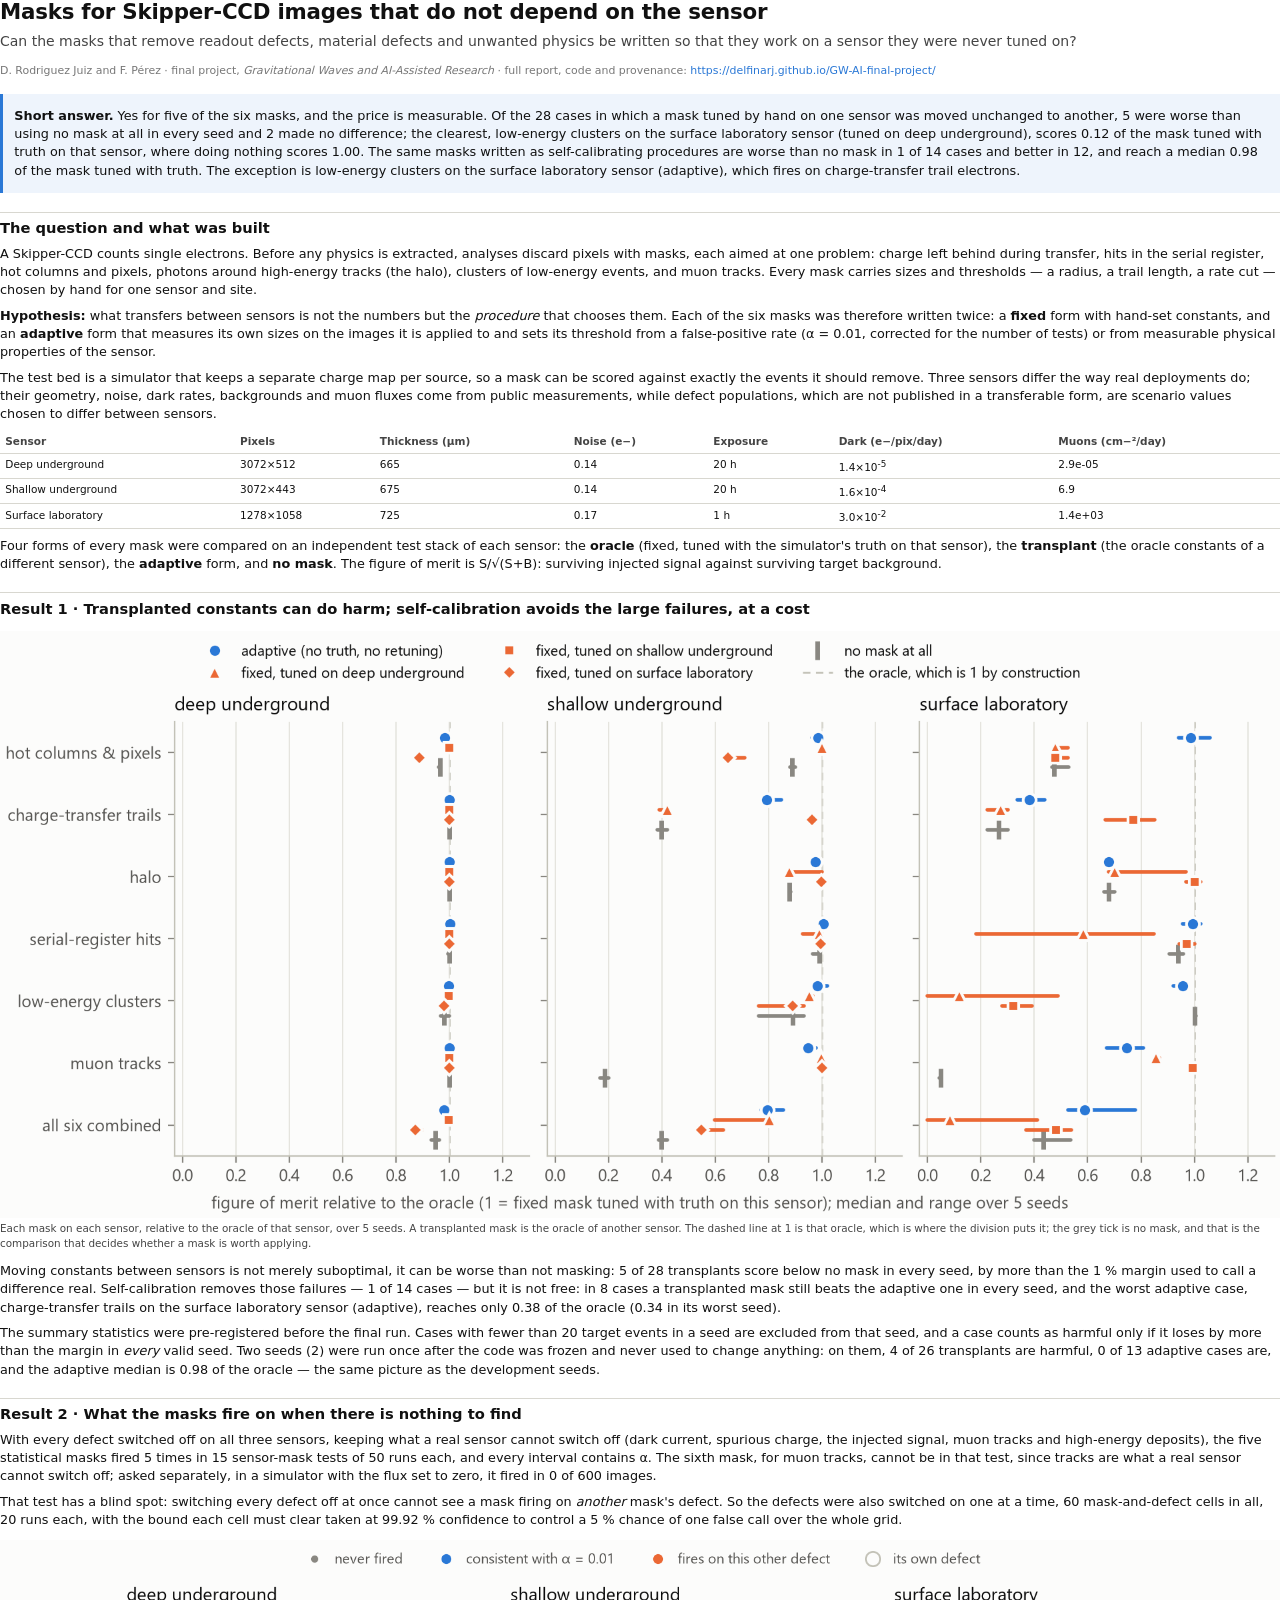
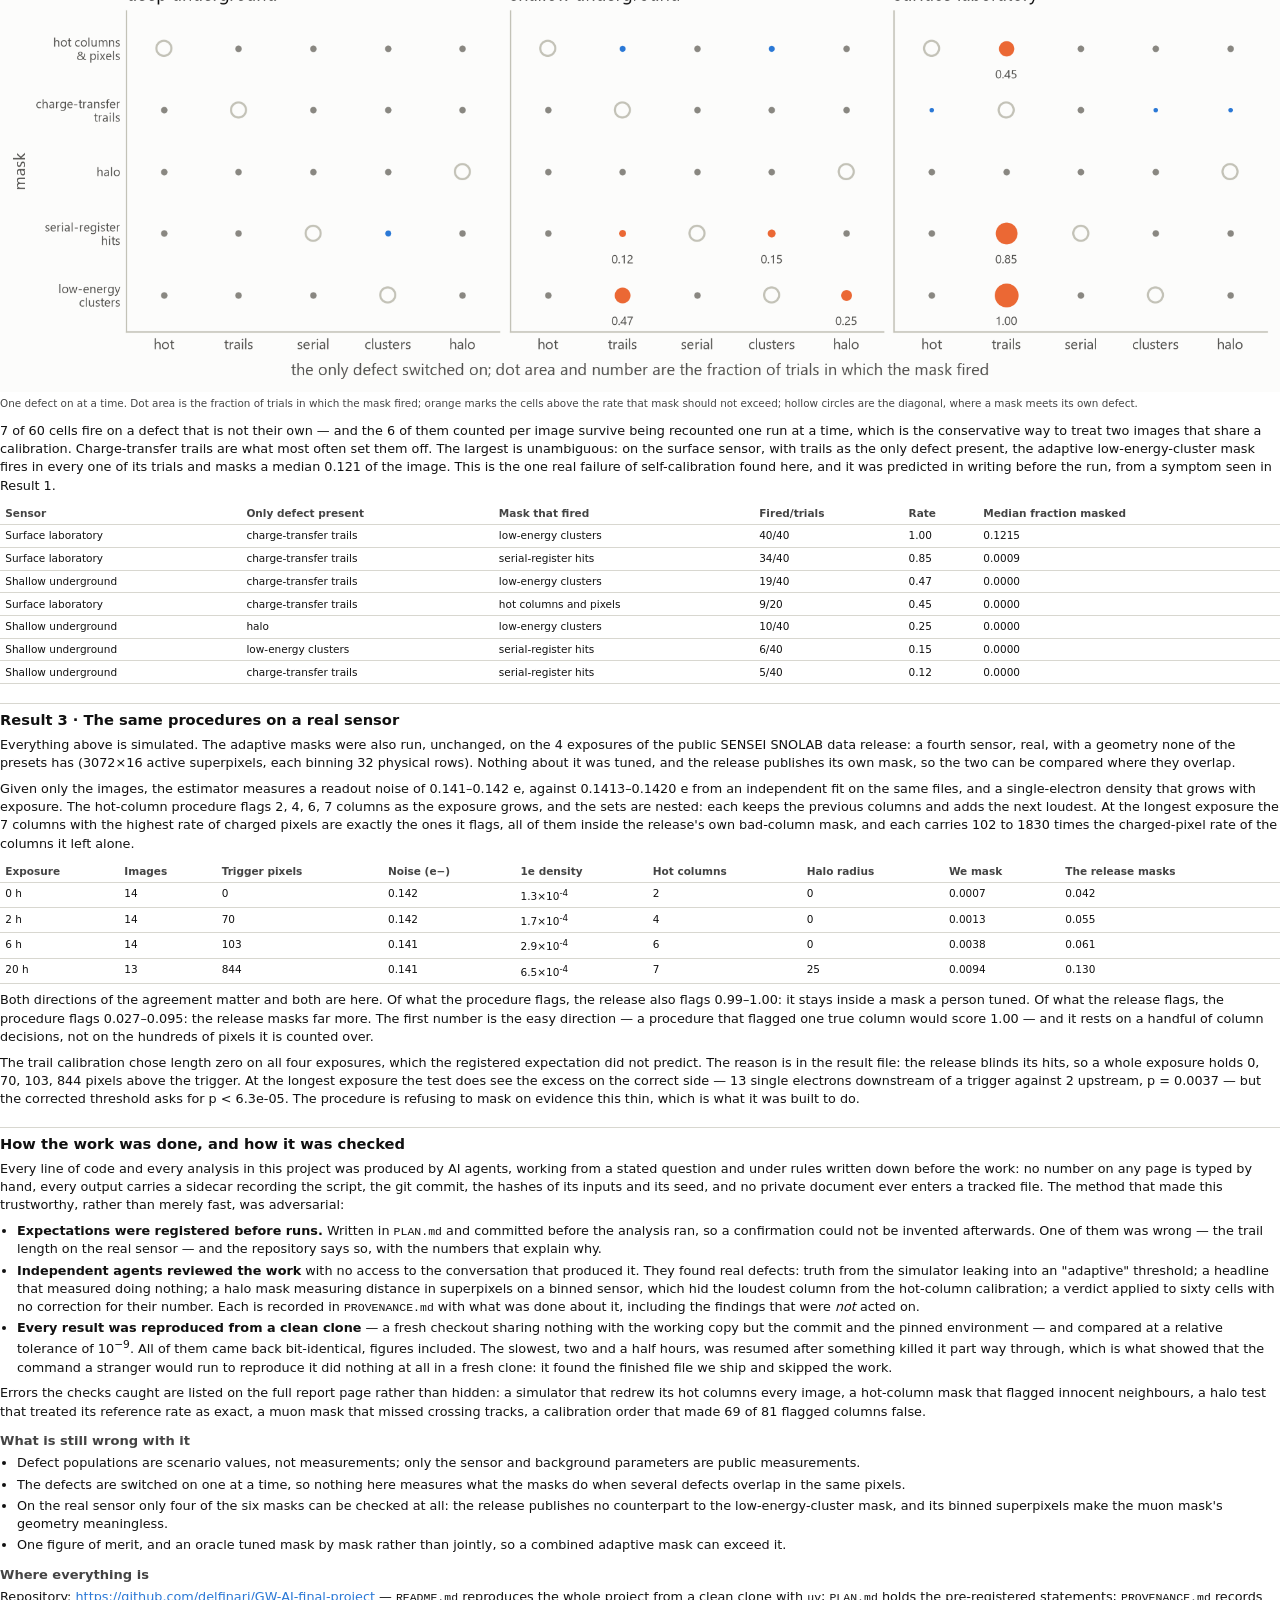
<file: report/summary.html>
<!doctype html>
<html lang="en">
<head>
<meta charset="utf-8">
<title>Masks that calibrate themselves &mdash; five-page summary</title>
<style>/* Draft print stylesheet for the five-page summary. A4, 18 mm margins, one column. */
@page { size: A4; margin: 17mm 16mm 15mm 16mm; }

:root {
  --ink: #111; --ink-2: #444; --muted: #777; --rule: #d8d7d0; --accent: #2a78d6; --callout: #eef4fc;
}
* { box-sizing: border-box; }
html { -webkit-print-color-adjust: exact; print-color-adjust: exact; }
body {
  margin: 0; color: var(--ink); background: #fff;
  font: 9.6pt/1.42 "Segoe UI", system-ui, -apple-system, sans-serif;
}
h1 { font-size: 16pt; line-height: 1.15; margin: 0 0 2mm; letter-spacing: -0.01em; }
h2 { font-size: 11pt; margin: 5mm 0 1.5mm; padding-top: 1.5mm; border-top: 0.6pt solid var(--rule); }
h3 { font-size: 9.8pt; margin: 3mm 0 1mm; color: var(--ink-2); }
p { margin: 0 0 2mm; }
.lede { font-size: 10.5pt; color: var(--ink-2); margin-bottom: 3mm; }
.byline { color: var(--muted); font-size: 8.2pt; margin-bottom: 4mm; }
.answer { background: var(--callout); border-left: 2.5pt solid var(--accent);
          padding: 2.5mm 3mm; margin: 3mm 0; }
.answer p { margin: 1mm 0; }
figure { margin: 3mm 0; break-inside: avoid; }
figure img { width: 100%; height: auto; display: block; }
figcaption { font-size: 7.8pt; color: var(--ink-2); margin-top: 1mm; }
table { border-collapse: collapse; width: 100%; font-size: 7.9pt; font-variant-numeric: tabular-nums;
        margin: 2mm 0; break-inside: avoid; }
th, td { text-align: left; padding: 0.9mm 1.4mm; border-bottom: 0.4pt solid var(--rule);
         vertical-align: top; }
th { color: var(--ink-2); font-weight: 600; }
.nb { white-space: nowrap; }
code { font-family: Consolas, "SFMono-Regular", monospace; font-size: 0.9em; }
pre { background: #f6f6f4; border: 0.4pt solid var(--rule); padding: 1.5mm 2mm; font-size: 7.6pt;
      line-height: 1.35; overflow: hidden; break-inside: avoid; }
.page-break { break-before: page; }
.two { display: grid; grid-template-columns: 1fr 1fr; gap: 4mm; }
.note { color: var(--ink-2); font-size: 8.4pt; }
ul { margin: 0 0 2mm; padding-left: 4.5mm; }
li { margin-bottom: 0.8mm; }
a { color: var(--accent); text-decoration: none; }
</style>
</head>
<body>

<h1>Masks for Skipper-CCD images that do not depend on the sensor</h1>
<p class="lede">Can the masks that remove readout defects, material defects and unwanted physics be written so that
they work on a sensor they were never tuned on?</p>
<p class="byline">D. Rodriguez Juiz and F. P&eacute;rez &middot; final project, <em>Gravitational Waves and
AI-Assisted Research</em> &middot; full report, code and provenance: <a href="https://delfinarj.github.io/GW-AI-final-project/">https://delfinarj.github.io/GW-AI-final-project/</a></p>

<div class="answer">
<p><strong>Short answer.</strong> Yes for five of the six masks, and the price is measurable. Of the
28 cases in which a mask tuned by hand on one sensor was moved unchanged to another, 5
were worse than using no mask at all in every seed and 2 made no difference; the clearest,
low-energy clusters on the surface laboratory sensor (tuned on deep underground), scores 0.12 of the mask tuned with truth on that sensor,
where doing nothing scores 1.00. The same masks written as self-calibrating procedures are
worse than no mask in 1 of 14 cases and better in 12, and reach a
median 0.98 of the mask tuned with truth. The exception is low-energy clusters on the surface laboratory sensor (adaptive), which
fires on charge-transfer trail electrons.</p>
</div>

<h2>The question and what was built</h2>
<p>A Skipper-CCD counts single electrons. Before any physics is extracted, analyses discard pixels with masks, each
aimed at one problem: charge left behind during transfer, hits in the serial register, hot columns and pixels,
photons around high-energy tracks (the halo), clusters of low-energy events, and muon tracks. Every mask carries
sizes and thresholds &mdash; a radius, a trail length, a rate cut &mdash; chosen by hand for one sensor and site.</p>
<p><strong>Hypothesis:</strong> what transfers between sensors is not the numbers but the <em>procedure</em> that
chooses them. Each of the six masks was therefore written twice: a <strong>fixed</strong> form with hand-set
constants, and an <strong>adaptive</strong> form that measures its own sizes on the images it is applied to and sets
its threshold from a false-positive rate (&alpha;&nbsp;=&nbsp;0.01, corrected for the number of tests) or from
measurable physical properties of the sensor.</p>
<p>The test bed is a simulator that keeps a separate charge map per source, so a mask can be scored against exactly
the events it should remove. Three sensors differ the way real deployments do; their geometry, noise, dark rates,
backgrounds and muon fluxes come from public measurements, while defect populations, which are not published in a
transferable form, are scenario values chosen to differ between sensors.</p>
<table><thead><tr><th>Sensor</th><th>Pixels</th><th>Thickness (&micro;m)</th><th>Noise (e&minus;)</th><th>Exposure</th><th>Dark (e&minus;/pix/day)</th><th>Muons (cm&minus;&sup2;/day)</th></tr></thead><tbody><tr><td>Deep underground</td><td>3072&times;512</td><td>665</td><td>0.14</td><td>20 h</td><td><span class='nb'>1.4&times;10<sup>-5</sup></span></td><td>2.9e-05</td></tr><tr><td>Shallow underground</td><td>3072&times;443</td><td>675</td><td>0.14</td><td>20 h</td><td><span class='nb'>1.6&times;10<sup>-4</sup></span></td><td>6.9</td></tr><tr><td>Surface laboratory</td><td>1278&times;1058</td><td>725</td><td>0.17</td><td>1 h</td><td><span class='nb'>3.0&times;10<sup>-2</sup></span></td><td>1.4e+03</td></tr></tbody></table>
<p>Four forms of every mask were compared on an independent test stack of each sensor: the <strong>oracle</strong>
(fixed, tuned with the simulator's truth on that sensor), the <strong>transplant</strong> (the oracle constants of a
different sensor), the <strong>adaptive</strong> form, and <strong>no mask</strong>. The figure of merit is
S/&radic;(S+B): surviving injected signal against surviving target background.</p>

<div class="page-break"></div>
<h2>Result 1 &middot; Transplanted constants can do harm; self-calibration avoids the large failures, at a cost</h2>
<figure>
<img src="figures/compare_masks.png" alt="Figure of merit relative to the oracle for each sensor and mask">
<figcaption>Each mask on each sensor, relative to the oracle of that sensor, over 5 seeds. A
transplanted mask is the oracle of another sensor. The dashed line at 1 is that oracle, which is where the division
puts it; the grey tick is no mask, and that is the comparison that decides whether a mask is worth
applying.</figcaption>
</figure>
<p>Moving constants between sensors is not merely suboptimal, it can be worse than not masking: 5 of
28 transplants score below no mask in every seed, by more than the 1&nbsp;%
margin used to call a difference real. Self-calibration removes those failures &mdash; 1 of
14 cases &mdash; but it is not free: in 8 cases a transplanted mask still
beats the adaptive one in every seed, and the worst adaptive case, charge-transfer trails on the surface laboratory sensor (adaptive), reaches only
0.38 of the oracle (0.34 in its worst seed).</p>
<p>The summary statistics were pre-registered before the final run. Cases with fewer than
20 target events in a seed are excluded from that seed, and a case counts as harmful only
if it loses by more than the margin in <em>every</em> valid seed. Two seeds (2) were run once after
the code was frozen and never used to change anything: on them, 4 of
26 transplants are harmful, 0 of 13 adaptive cases
are, and the adaptive median is 0.98 of the oracle &mdash; the same picture as
the development seeds.</p>

<div class="page-break"></div>
<h2>Result 2 &middot; What the masks fire on when there is nothing to find</h2>
<p>With every defect switched off on all three sensors, keeping what a real sensor cannot switch off (dark current,
spurious charge, the injected signal, muon tracks and high-energy deposits), the five statistical masks fired
5 times in 15 sensor-mask tests of 50 runs each, and every interval
contains &alpha;. The sixth mask, for muon tracks, cannot be in that test, since tracks are what a real sensor
cannot switch off; asked separately, in a simulator with the flux set to zero, it fired in 0 of
600 images.</p>
<p>That test has a blind spot: switching every defect off at once cannot see a mask firing on <em>another</em>
mask's defect. So the defects were also switched on one at a time, 60 mask-and-defect cells in
all, 20 runs each, with the bound each cell must clear taken at
99.92&nbsp;% confidence to control a
5&nbsp;% chance of one false call over the whole grid.</p>
<figure>
<img src="figures/cross_defect.png" alt="Grid of masks against the single defect switched on, per sensor">
<figcaption>One defect on at a time. Dot area is the fraction of trials in which the mask fired; orange marks the
cells above the rate that mask should not exceed; hollow circles are the diagonal, where a mask meets its own
defect.</figcaption>
</figure>
<p>7 of 60 cells fire on a defect that is not their own &mdash; and the
6 of them counted per image survive being recounted one run at a time, which is the conservative
way to treat two images that share a calibration. Charge-transfer trails
are what most often set them off. The largest is unambiguous: on the surface sensor, with trails as the only defect
present, the adaptive low-energy-cluster mask fires in every one of its trials and masks a median
0.121 of the image. This is the one real failure of self-calibration found here, and it was predicted
in writing before the run, from a symptom seen in Result&nbsp;1.</p>
<table><thead><tr><th>Sensor</th><th>Only defect present</th><th>Mask that fired</th><th>Fired/trials</th><th>Rate</th><th>Median fraction masked</th></tr></thead><tbody><tr><td>Surface laboratory</td><td>charge-transfer trails</td><td>low-energy clusters</td><td>40/40</td><td>1.00</td><td>0.1215</td></tr><tr><td>Surface laboratory</td><td>charge-transfer trails</td><td>serial-register hits</td><td>34/40</td><td>0.85</td><td>0.0009</td></tr><tr><td>Shallow underground</td><td>charge-transfer trails</td><td>low-energy clusters</td><td>19/40</td><td>0.47</td><td>0.0000</td></tr><tr><td>Surface laboratory</td><td>charge-transfer trails</td><td>hot columns and pixels</td><td>9/20</td><td>0.45</td><td>0.0000</td></tr><tr><td>Shallow underground</td><td>halo</td><td>low-energy clusters</td><td>10/40</td><td>0.25</td><td>0.0000</td></tr><tr><td>Shallow underground</td><td>low-energy clusters</td><td>serial-register hits</td><td>6/40</td><td>0.15</td><td>0.0000</td></tr><tr><td>Shallow underground</td><td>charge-transfer trails</td><td>serial-register hits</td><td>5/40</td><td>0.12</td><td>0.0000</td></tr></tbody></table>

<div class="page-break"></div>
<h2>Result 3 &middot; The same procedures on a real sensor</h2>
<p>Everything above is simulated. The adaptive masks were also run, unchanged, on the 4 exposures of
the public SENSEI SNOLAB data release: a fourth sensor, real, with a geometry none of the presets has
(3072&times;16 active superpixels, each binning 32 physical rows). Nothing about it
was tuned, and the release publishes its own mask, so the two can be compared where they overlap.</p>
<p>Given only the images, the estimator measures a readout noise of 0.141&ndash;0.142&nbsp;e,
against 0.1413&ndash;0.1420&nbsp;e from an independent fit on the same files, and a
single-electron density that grows with exposure. The hot-column procedure flags
2, 4, 6, 7 columns as the exposure grows, and
the sets are nested: each keeps the previous columns and adds the next loudest. At the longest exposure the
7 columns with the highest rate of charged pixels are exactly the ones it flags, all of them inside
the release's own bad-column mask, and each carries 102 to 1830 times the charged-pixel
rate of the columns it left alone.</p>
<table><thead><tr><th>Exposure</th><th>Images</th><th>Trigger pixels</th><th>Noise (e&minus;)</th><th>1e density</th><th>Hot columns</th><th>Halo radius</th><th>We mask</th><th>The release masks</th></tr></thead><tbody><tr><td>0 h</td><td>14</td><td>0</td><td>0.142</td><td><span class='nb'>1.3&times;10<sup>-4</sup></span></td><td>2</td><td>0</td><td>0.0007</td><td>0.042</td></tr><tr><td>2 h</td><td>14</td><td>70</td><td>0.142</td><td><span class='nb'>1.7&times;10<sup>-4</sup></span></td><td>4</td><td>0</td><td>0.0013</td><td>0.055</td></tr><tr><td>6 h</td><td>14</td><td>103</td><td>0.141</td><td><span class='nb'>2.9&times;10<sup>-4</sup></span></td><td>6</td><td>0</td><td>0.0038</td><td>0.061</td></tr><tr><td>20 h</td><td>13</td><td>844</td><td>0.141</td><td><span class='nb'>6.5&times;10<sup>-4</sup></span></td><td>7</td><td>25</td><td>0.0094</td><td>0.130</td></tr></tbody></table>
<p>Both directions of the agreement matter and both are here. Of what the procedure flags, the release also flags
0.99&ndash;1.00: it stays inside a mask a person tuned. Of what the release flags,
the procedure flags 0.027&ndash;0.095: the release masks far more. The first number is the
easy direction &mdash; a procedure that flagged one true column would score 1.00 &mdash; and it rests on a handful
of column decisions, not on the hundreds of pixels it is counted over.</p>
<p>The trail calibration chose length zero on all four exposures, which the registered expectation did not predict.
The reason is in the result file: the release blinds its hits, so a whole exposure holds
0, 70, 103, 844 pixels above the trigger. At the longest exposure
the test does see the excess on the correct side &mdash; 13 single electrons
downstream of a trigger against 2 upstream,
p&nbsp;=&nbsp;0.0037 &mdash; but the corrected threshold asks for
p&nbsp;&lt;&nbsp;6.3e-05. The procedure is refusing to mask on
evidence this thin, which is what it was built to do.</p>

<div class="page-break"></div>
<h2>How the work was done, and how it was checked</h2>
<p>Every line of code and every analysis in this project was produced by AI agents, working from a stated question
and under rules written down before the work: no number on any page is typed by hand, every output carries a
sidecar recording the script, the git commit, the hashes of its inputs and its seed, and no private document ever
enters a tracked file. The method that made this trustworthy, rather than merely fast, was adversarial:</p>
<ul>
<li><strong>Expectations were registered before runs.</strong> Written in <code>PLAN.md</code> and committed before
the analysis ran, so a confirmation could not be invented afterwards. One of them was wrong &mdash; the trail
length on the real sensor &mdash; and the repository says so, with the numbers that explain why.</li>
<li><strong>Independent agents reviewed the work</strong> with no access to the conversation that produced it. They
found real defects: truth from the simulator leaking into an "adaptive" threshold; a headline that measured doing
nothing; a halo mask measuring distance in superpixels on a binned sensor, which hid the loudest column from the
hot-column calibration; a verdict applied to sixty cells with no correction for their number. Each is recorded in
<code>PROVENANCE.md</code> with what was done about it, including the findings that were <em>not</em> acted on.</li>
<li><strong>Every result was reproduced from a clean clone</strong> &mdash; a fresh checkout sharing nothing with the
working copy but the commit and the pinned environment &mdash; and compared at a relative tolerance of
10<sup>&minus;9</sup>. All of them came back bit-identical, figures included. The slowest, two and a half hours, was
resumed after something killed it part way through, which is what showed that the command a stranger would run to
reproduce it did nothing at all in a fresh clone: it found the finished file we ship and skipped the work.</li>
</ul>
<p>Errors the checks caught are listed on the full report page rather than hidden: a simulator that redrew its hot
columns every image, a hot-column mask that flagged innocent neighbours, a halo test that treated its reference rate
as exact, a muon mask that missed crossing tracks, a calibration order that made 69 of 81 flagged columns false.</p>

<h3>What is still wrong with it</h3>
<ul>
<li>Defect populations are scenario values, not measurements; only the sensor and background parameters are public
measurements.</li>
<li>The defects are switched on one at a time, so nothing here measures what the masks do when several defects
overlap in the same pixels.</li>
<li>On the real sensor only four of the six masks can be checked at all: the release publishes no counterpart to the
low-energy-cluster mask, and its binned superpixels make the muon mask's geometry meaningless.</li>
<li>One figure of merit, and an oracle tuned mask by mask rather than jointly, so a combined adaptive mask can
exceed it.</li>
</ul>

<h3>Where everything is</h3>
<p>Repository: <a href="https://github.com/delfinarj/GW-AI-final-project">https://github.com/delfinarj/GW-AI-final-project</a> &mdash; <code>README.md</code> reproduces the whole project from a clean
clone with <code>uv</code>; <code>PLAN.md</code> holds the pre-registered statements; <code>PROVENANCE.md</code>
records every input, every choice with a defensible alternative, how each result was checked, and every error found
along the way; <code>report/index.html</code> is the full report, of which this document is a summary.</p>

</body>
</html>
</file>
